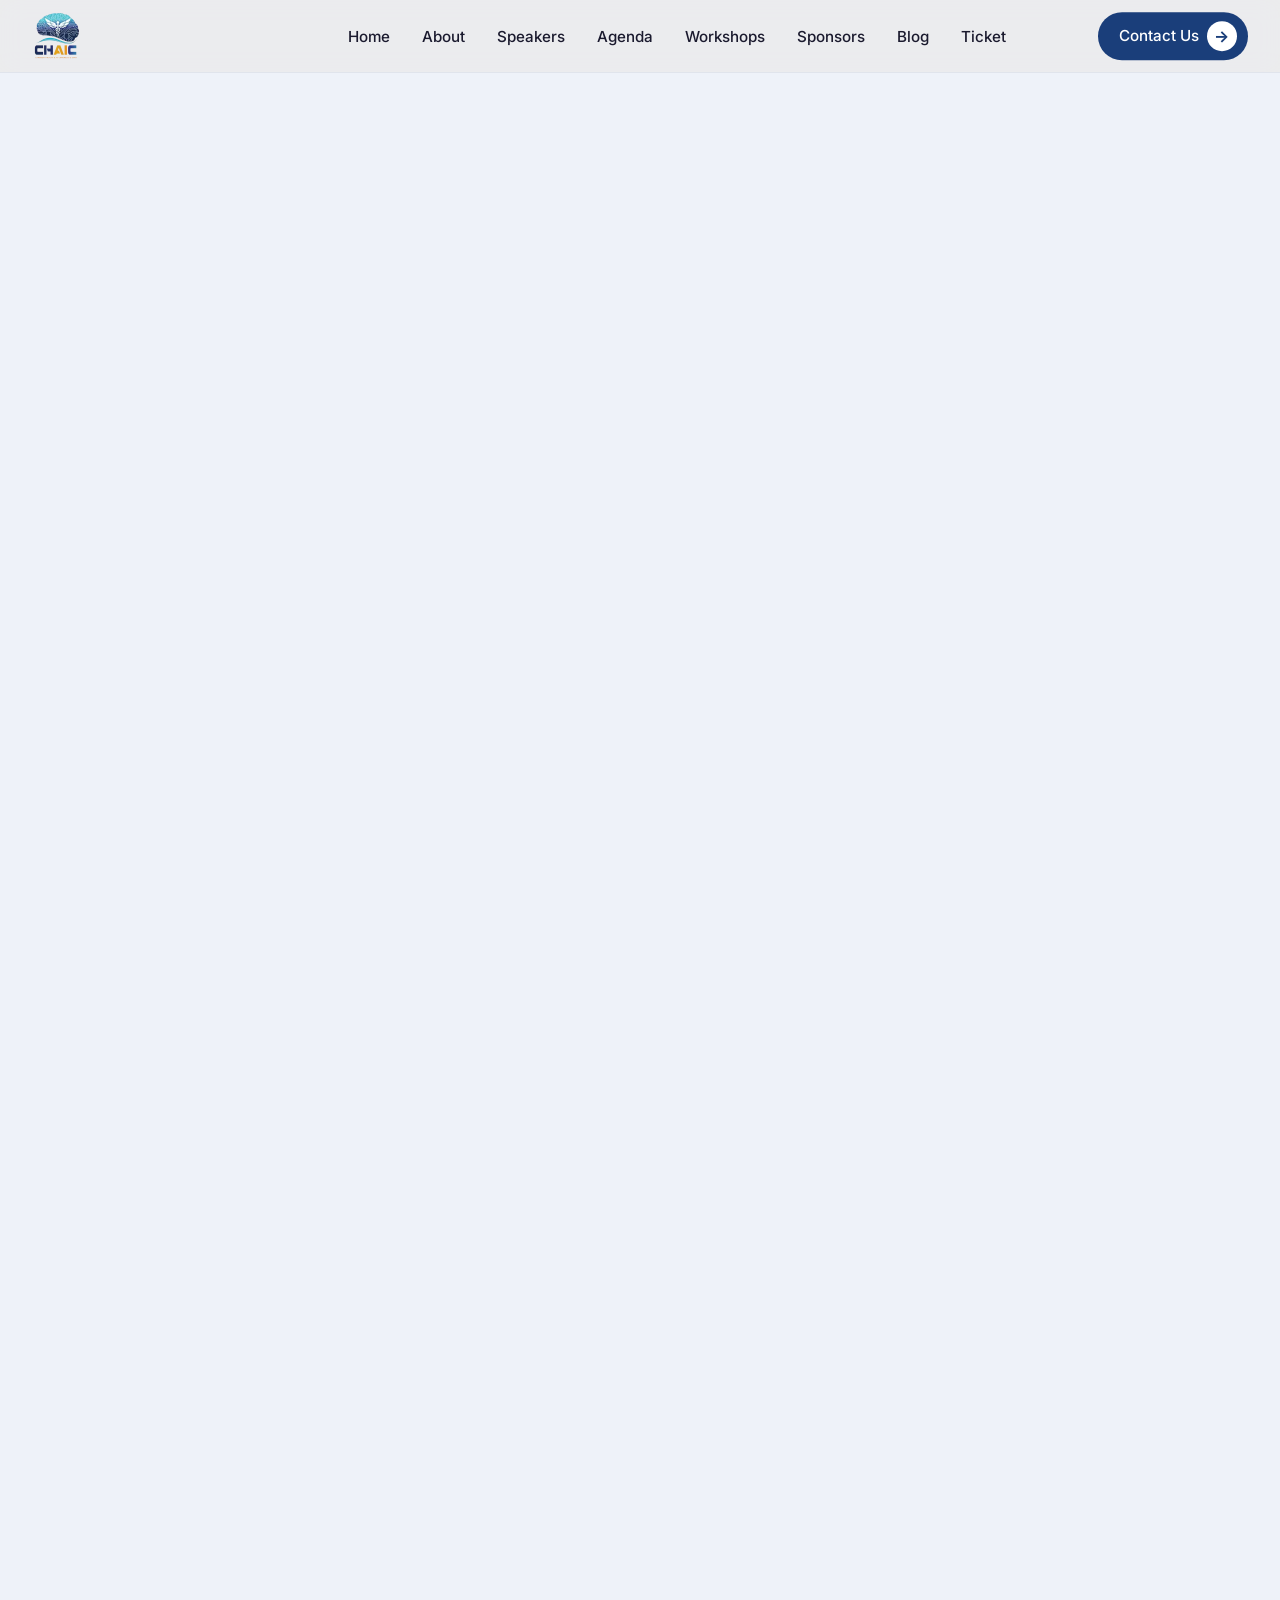
<file: blog/index.html>
<!doctype html>
<html lang="en">
  <head>
    <meta charset="UTF-8" />
    <meta name="viewport" content="width=device-width, initial-scale=1.0" />
    <title>Blog — CHAIC 2026</title>
    <meta
      name="description"
      content="News and practical insights on clinical AI, digital health, and medical education from the Caribbean Health AI Congress."
    />
    <!-- Consent Mode defaults — must stay above Google Tag Manager -->
    <script src="/consent.js"></script>
    <!-- Google Tag Manager -->
    <script>
      (function (w, d, s, l, i) {
        w[l] = w[l] || [];
        w[l].push({ "gtm.start": new Date().getTime(), event: "gtm.js" });
        var f = d.getElementsByTagName(s)[0],
          j = d.createElement(s),
          dl = l != "dataLayer" ? "&l=" + l : "";
        j.async = true;
        j.src = "https://www.googletagmanager.com/gtm.js?id=" + i + dl;
        f.parentNode.insertBefore(j, f);
      })(window, document, "script", "dataLayer", "GTM-TDJXRP72");
    </script>
    <!-- End Google Tag Manager -->
    <link rel="preconnect" href="https://fonts.googleapis.com" />
    <link rel="preconnect" href="https://fonts.gstatic.com" crossorigin />
    <link
      href="https://fonts.googleapis.com/css2?family=Inter:wght@400;500;600;700;800;900&family=Space+Grotesk:wght@400;500;600;700&display=swap"
      rel="stylesheet"
    />
    <script src="/promotion.js"></script>
    <link rel="stylesheet" href="/styles.css" />
    <link
      rel="icon"
      type="image/png"
      sizes="96x96"
      href="/images/favicon-96x96.png"
    />
    <link rel="shortcut icon" href="/images/favicon.ico" />
    <link
      rel="apple-touch-icon"
      sizes="180x180"
      href="/images/apple-touch-icon.png"
    />
    <link rel="manifest" href="/images/site.webmanifest" />
  </head>
  <body class="blog-page-body">
    <aside class="early-bird-banner promotion-only" aria-label="Early-bird ticket offer">
      <div class="early-bird-banner-inner">
        <div class="early-bird-banner-message">
          <span class="early-bird-banner-kicker">Early-bird pricing ends July 31</span>
          <span class="early-bird-banner-detail">Save up to $300—secure your pass before prices increase.</span>
        </div>
        <div class="early-bird-countdown" data-early-bird-countdown aria-hidden="true">
          <span class="early-bird-countdown-unit"><strong data-promo-days>00</strong><small>Days</small></span>
          <span class="early-bird-countdown-separator">:</span>
          <span class="early-bird-countdown-unit"><strong data-promo-hours>00</strong><small>Hrs</small></span>
          <span class="early-bird-countdown-separator">:</span>
          <span class="early-bird-countdown-unit"><strong data-promo-minutes>00</strong><small>Min</small></span>
          <span class="early-bird-countdown-separator">:</span>
          <span class="early-bird-countdown-unit"><strong data-promo-seconds>00</strong><small>Sec</small></span>
        </div>
        <a href="/tickets.html#passes" class="early-bird-banner-cta" data-early-bird-cta>
          Get Early-Bird Price <span aria-hidden="true">&#8594;</span>
        </a>
      </div>
    </aside>
    <!-- Shared navbar -->
    <script src="/nav.js"></script>

    <main id="blog" class="section section-light blog-page-main">
      <div class="container">
        <div class="section-header">
          <span class="section-eyebrow">From the Congress</span>
          <h1 class="section-title">Blog</h1>
          <p class="section-desc">News, insights, and updates on healthcare and artificial intelligence.</p>
        </div>
        <div id="soro-blog">
          <p>Choose an article below. JavaScript is required to read the full articles.</p>
          <!-- article-links:start -->
          <ul class="blog-article-links">
            <li><a href="/blog/?post=licitar-ia-sanitaria-puerto-rico">Cómo licitar IA sanitaria en Puerto Rico</a></li>
            <li><a href="/blog/?post=como-elegir-plataformas-ia-clinica-salud">Cómo elegir plataformas de IA clínica en salud</a></li>
            <li><a href="/blog/?post=cme-para-medicos-formacion-impacto-clinico">¿CME para médicos? Formación con impacto clínico</a></li>
            <li><a href="/blog/?post=como-validar-algoritmos-clinicos-locales">Cómo validar algoritmos clínicos locales</a></li>
            <li><a href="/blog/?post=ia-generativa-vs-historia-clinica">IA generativa frente a la historia clínica</a></li>
            <li><a href="/blog/?post=tendencias-salud-digital">Tendencias en salud digital que cambian la atención</a></li>
            <li><a href="/blog/?post=ia-medica-valor-aplicacion">IA médica: dónde crea valor y cómo aplicarla</a></li>
            <li><a href="/blog/?post=quien-regula-algoritmos-medicos-salud">¿Quién regula algoritmos médicos en salud?</a></li>
            <li><a href="/blog/?post=guia-ia-hospitales-puertorriquenos">Guía IA hospitales puertorriqueños para actuar</a></li>
            <li><a href="/blog/?post=como-implementar-ia-en-triaje">Cómo implementar IA en triaje con seguridad</a></li>
            <li><a href="/blog/?post=salud-digital-atencion-que-mejora">Salud digital para una atención que sí mejora</a></li>
            <li><a href="/blog/?post=medicina-predictiva-anticipar-riesgo">Medicina predictiva para anticipar el riesgo</a></li>
            <li><a href="/blog/?post=ejemplos-pitch-deck-startups-medicas">Ejemplos de pitch deck para startups médicas</a></li>
            <li><a href="/blog/?post=review-plataformas-ia-imagen-medica">Review de plataformas de IA para imagen médica</a></li>
            <li><a href="/blog/?post=mejores-eventos-networking-ia-sanitaria">Los mejores eventos de networking en IA sanitaria</a></li>
            <li><a href="/blog/?post=ia-flujos-trabajo-cardiologia">IA en los flujos de trabajo de cardiología</a></li>
            <li><a href="/blog/?post=datos-sinteticos-vs-datos-de-pacientes-ia">Datos sintéticos vs. datos de pacientes en IA</a></li>
            <li><a href="/blog/?post=puede-ia-mejorar-flujos-hospitalarios">¿Puede la IA mejorar los flujos hospitalarios?</a></li>
            <li><a href="/blog/?post=como-adoptar-ia-en-radiologia-con-seguridad">Cómo adoptar IA en radiología con seguridad</a></li>
            <li><a href="/blog/?post=tendencias-health-ai-para-hospitales-2026">Tendencias de health AI para hospitales 2026</a></li>
            <li><a href="/blog/?post=clinical-ai-vs-traditional-diagnostics">Clinical AI vs Traditional Diagnostics in Practice</a></li>
            <li><a href="/blog/?post=hospital-ai-implementation-case-study">What a Hospital AI Implementation Case Study Reveals</a></li>
            <li><a href="/blog/?post=latin-america-health-ai-ready-for-scale">Latin America Health AI Is Ready for Scale</a></li>
            <li><a href="/blog/?post=future-of-ai-in-surgery">The Future of AI in Surgery Is Taking Shape</a></li>
            <li><a href="/blog/?post=medical-ai-governance-guide">Medical AI Governance Guide for Health Leaders</a></li>
            <li><a href="/blog/?post=physician-guide-to-health-ai">Physician Guide to Health AI That Drives Value</a></li>
            <li><a href="/blog/?post=responsible-ai-in-medicine-clinical-leadership">Responsible AI in Medicine Needs Clinical Leadership</a></li>
            <li><a href="/blog/?post=how-to-evaluate-medical-ai">How to Evaluate Medical AI Before It Reaches Care</a></li>
            <li><a href="/blog/?post=healthcare-ai-adoption-guide">Healthcare AI Adoption Guide for Health Leaders</a></li>
            <li><a href="/blog/?post=how-to-implement-clinical-ai">How to Implement Clinical AI in Health Systems</a></li>
            <li><a href="/blog/?post=how-do-doctors-use-ai">How Do Doctors Use AI in Modern Medicine?</a></li>
            <li><a href="/blog/?post=top-healthcare-ai-investment-themes">7 Top Healthcare AI Investment Themes</a></li>
            <li><a href="/blog/?post=health-equity-ai-solutions-that-scale">Health Equity AI Solutions That Scale</a></li>
            <li><a href="/blog/?post=best-ai-tools-for-clinicians">10 Best AI Tools for Clinicians in 2026</a></li>
            <li><a href="/blog/?post=artificial-intelligence-in-healthcare-2026">Artificial Intelligence in Healthcare 2026</a></li>
            <li><a href="/blog/?post=top-artificial-intelligence-companies-in-healthcare">Top Artificial Intelligence Companies in Healthcare</a></li>
            <li><a href="/blog/?post=what-is-artificial-intelligence-in-medical-imaging">What Is Artificial Intelligence in Medical Imaging?</a></li>
            <li><a href="/blog/?post=artificial-intelligence-in-healthcare-applications">Artificial Intelligence in Healthcare Applications</a></li>
            <li><a href="/blog/?post=artificial-intelligence-in-healthcare-research-paper-pdf">Artificial Intelligence in Healthcare Research Paper PDF</a></li>
            <li><a href="/blog/?post=artificial-intelligence-in-healthcare-courses">Artificial Intelligence in Healthcare Courses</a></li>
            <li><a href="/blog/?post=artificial-intelligence-in-healthcare-pros-and-cons">Artificial Intelligence in Healthcare Pros and Cons</a></li>
            <li><a href="/blog/?post=artificial-intelligence-in-healthcare-examples">12 Artificial Intelligence in Healthcare Examples</a></li>
            <li><a href="/blog/?post=what-is-artificial-intelligence-in-healthcare">What Is Artificial Intelligence in Healthcare?</a></li>
            <li><a href="/blog/?post=artificial-intelligence-in-healthcare-conference">Artificial Intelligence in Healthcare Conference</a></li>
          </ul>
          <!-- article-links:end -->
        </div>
      </div>
    </main>
    <footer class="footer" id="contact">
      <div class="footer-grid">
        <div class="footer-brand">
          <img
            src="/images/logos/chaic-icon-3.webp"
            alt="CHAIC"
            class="footer-logo"
            loading="lazy"
            decoding="async"
          />
          <p class="footer-tagline">
            Caribbean Health AI Congress · September 25–26, 2026 · Centro de
            Convenciones de Puerto Rico, San Juan. Where clinicians,
            researchers, and AI leaders shape the future of healthcare.
          </p>
          <div class="footer-socials" aria-label="Social media">
            <a href="#" class="footer-social" aria-label="LinkedIn">
              <svg viewBox="0 0 24 24" fill="currentColor">
                <path
                  d="M20.45 20.45h-3.55v-5.57c0-1.33-.03-3.04-1.85-3.04-1.85 0-2.14 1.45-2.14 2.94v5.67H9.36V9h3.4v1.56h.05c.47-.9 1.63-1.85 3.36-1.85 3.6 0 4.27 2.37 4.27 5.45v6.29zM5.34 7.43a2.06 2.06 0 1 1 0-4.12 2.06 2.06 0 0 1 0 4.12zM7.12 20.45H3.55V9h3.57v11.45zM22.22 0H1.77C.79 0 0 .77 0 1.72v20.56C0 23.23.79 24 1.77 24h20.45c.98 0 1.78-.77 1.78-1.72V1.72C24 .77 23.2 0 22.22 0z"
                />
              </svg>
            </a>
            <a href="#" class="footer-social" aria-label="X (Twitter)">
              <svg viewBox="0 0 24 24" fill="currentColor">
                <path
                  d="M18.244 2.25h3.308l-7.227 8.26 8.502 11.24H16.17l-5.214-6.817L4.99 21.75H1.68l7.73-8.835L1.254 2.25H8.08l4.713 6.231zm-1.161 17.52h1.833L7.084 4.126H5.117L17.083 19.77z"
                />
              </svg>
            </a>
            <a href="#" class="footer-social" aria-label="Instagram">
              <svg viewBox="0 0 24 24" fill="currentColor">
                <path
                  d="M12 2.16c3.2 0 3.58.01 4.85.07 1.17.05 1.8.25 2.23.42.56.22.96.48 1.38.9.42.42.68.82.9 1.38.17.42.36 1.06.42 2.23.06 1.27.07 1.65.07 4.85s-.01 3.58-.07 4.85c-.05 1.17-.25 1.8-.42 2.23a3.71 3.71 0 0 1-.9 1.38 3.71 3.71 0 0 1-1.38.9c-.42.17-1.06.36-2.23.42-1.27.06-1.65.07-4.85.07s-3.58-.01-4.85-.07a6.79 6.79 0 0 1-2.23-.42 3.71 3.71 0 0 1-1.38-.9 3.71 3.71 0 0 1-.9-1.38c-.17-.42-.36-1.06-.42-2.23-.06-1.27-.07-1.65-.07-4.85s.01-3.58.07-4.85c.05-1.17.25-1.8.42-2.23.22-.56.48-.96.9-1.38.42-.42.82-.68 1.38-.9.42-.17 1.06-.36 2.23-.42C8.42 2.17 8.8 2.16 12 2.16M12 0C8.74 0 8.33.01 7.05.07 5.78.13 4.9.33 4.14.63a5.88 5.88 0 0 0-2.13 1.38A5.88 5.88 0 0 0 .63 4.14C.33 4.9.13 5.78.07 7.05.01 8.33 0 8.74 0 12s.01 3.67.07 4.95c.06 1.27.26 2.15.56 2.91a5.88 5.88 0 0 0 1.38 2.13 5.88 5.88 0 0 0 2.13 1.38c.76.3 1.64.5 2.91.56C8.33 23.99 8.74 24 12 24s3.67-.01 4.95-.07c1.27-.06 2.15-.26 2.91-.56a5.88 5.88 0 0 0 2.13-1.38 5.88 5.88 0 0 0 1.38-2.13c.3-.76.5-1.64.56-2.91.06-1.28.07-1.69.07-4.95s-.01-3.67-.07-4.95c-.06-1.27-.26-2.15-.56-2.91a5.88 5.88 0 0 0-1.38-2.13A5.88 5.88 0 0 0 19.86.63C19.1.33 18.22.13 16.95.07 15.67.01 15.26 0 12 0zm0 5.84a6.16 6.16 0 1 0 0 12.32 6.16 6.16 0 0 0 0-12.32zm0 10.16a4 4 0 1 1 0-8 4 4 0 0 1 0 8zm6.4-11.85a1.44 1.44 0 1 0 0 2.88 1.44 1.44 0 0 0 0-2.88z"
                />
              </svg>
            </a>
            <a href="#" class="footer-social" aria-label="YouTube">
              <svg viewBox="0 0 24 24" fill="currentColor">
                <path
                  d="M23.5 6.2a3.02 3.02 0 0 0-2.13-2.14C19.5 3.55 12 3.55 12 3.55s-7.5 0-9.37.5A3.02 3.02 0 0 0 .5 6.2C0 8.06 0 12 0 12s0 3.94.5 5.8a3.02 3.02 0 0 0 2.13 2.14c1.87.51 9.37.51 9.37.51s7.5 0 9.37-.5a3.02 3.02 0 0 0 2.13-2.14c.5-1.87.5-5.8.5-5.8s0-3.95-.5-5.81zM9.6 15.6V8.4l6.27 3.6L9.6 15.6z"
                />
              </svg>
            </a>
          </div>
        </div>

        <div class="footer-col">
          <span class="footer-col-title">Explore</span>
          <a href="/#home">Home</a>
          <a href="/#about">About</a>
          <a href="/#speakers">Speakers</a>
          <a href="/#agenda">Agenda</a>
          <a href="/workshops.html">Workshops</a>
          <a href="/#sponsors">Sponsors</a>
          <a href="/blog/">Blog</a>
          <a href="/#ticket">Tickets</a>
        </div>

        <div class="footer-col">
          <span class="footer-col-title">Contact</span>
          <a
            href="https://wa.me/17879983208"
            target="_blank"
            rel="noopener noreferrer"
            >WhatsApp: (787) 998-3208</a
          >
          <a href="mailto:info@chaicpr.com">info@chaicpr.com</a>
          <a href="mailto:info@chaicpr.com" data-sponsor-contact
            >Become a Sponsor
            <svg
              viewBox="0 0 24 24"
              fill="none"
              stroke="currentColor"
              stroke-width="2"
              stroke-linecap="round"
              stroke-linejoin="round"
            >
              <path d="M7 17L17 7M7 7h10v10" />
            </svg>
          </a>
          <a href="mailto:info@chaicpr.com">Press inquiries</a>
        </div>
      </div>

      <div class="footer-bottom">
        <p class="footer-copy">
          © 2026 Caribbean Health AI Congress. All rights reserved.
        </p>
        <div class="footer-legal">
          <a href="#">Code of Conduct</a>
          <a href="/privacy.html">Privacy</a>
        </div>
      </div>
    </footer>

    <script src="/script.js"></script>
    <script src="https://app.trysoro.com/api/embed/40ed19b5-41cf-4466-80de-457d5cf25217" defer></script>
  </body>
</html>
</file>
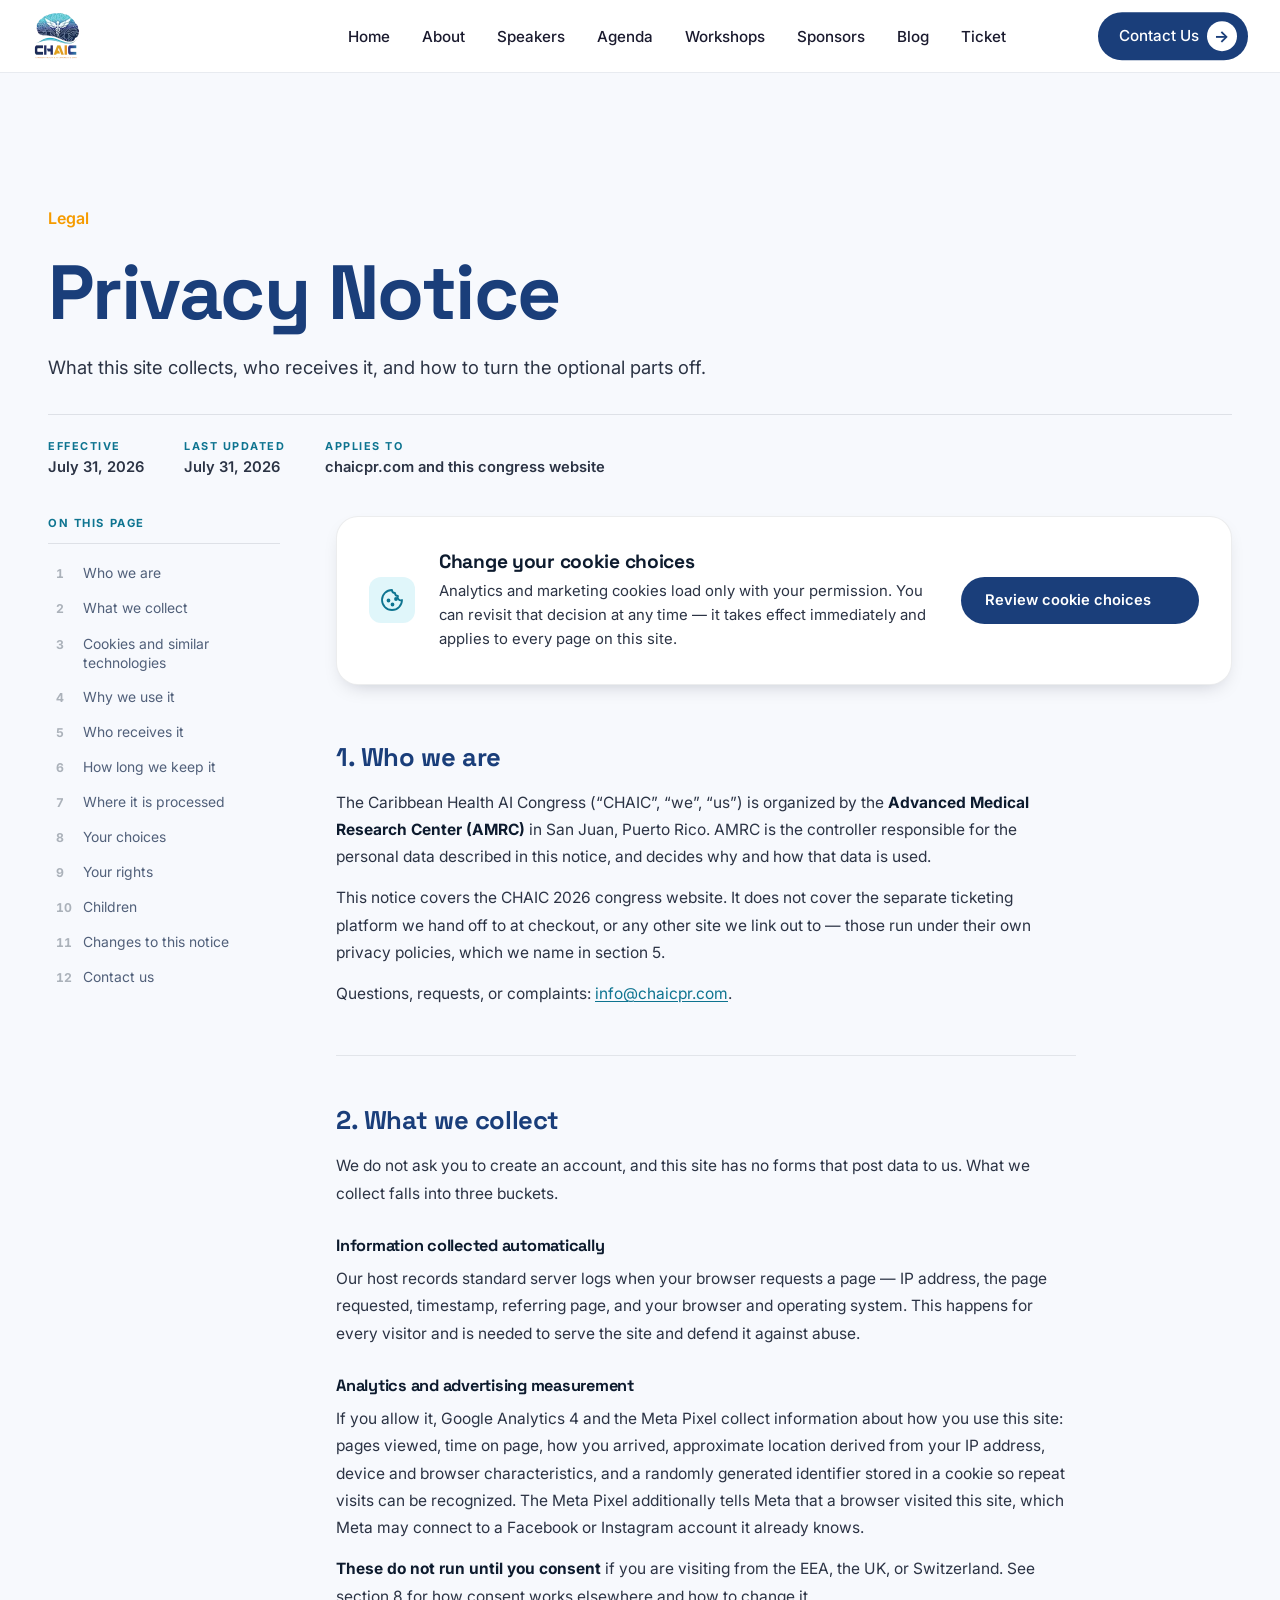
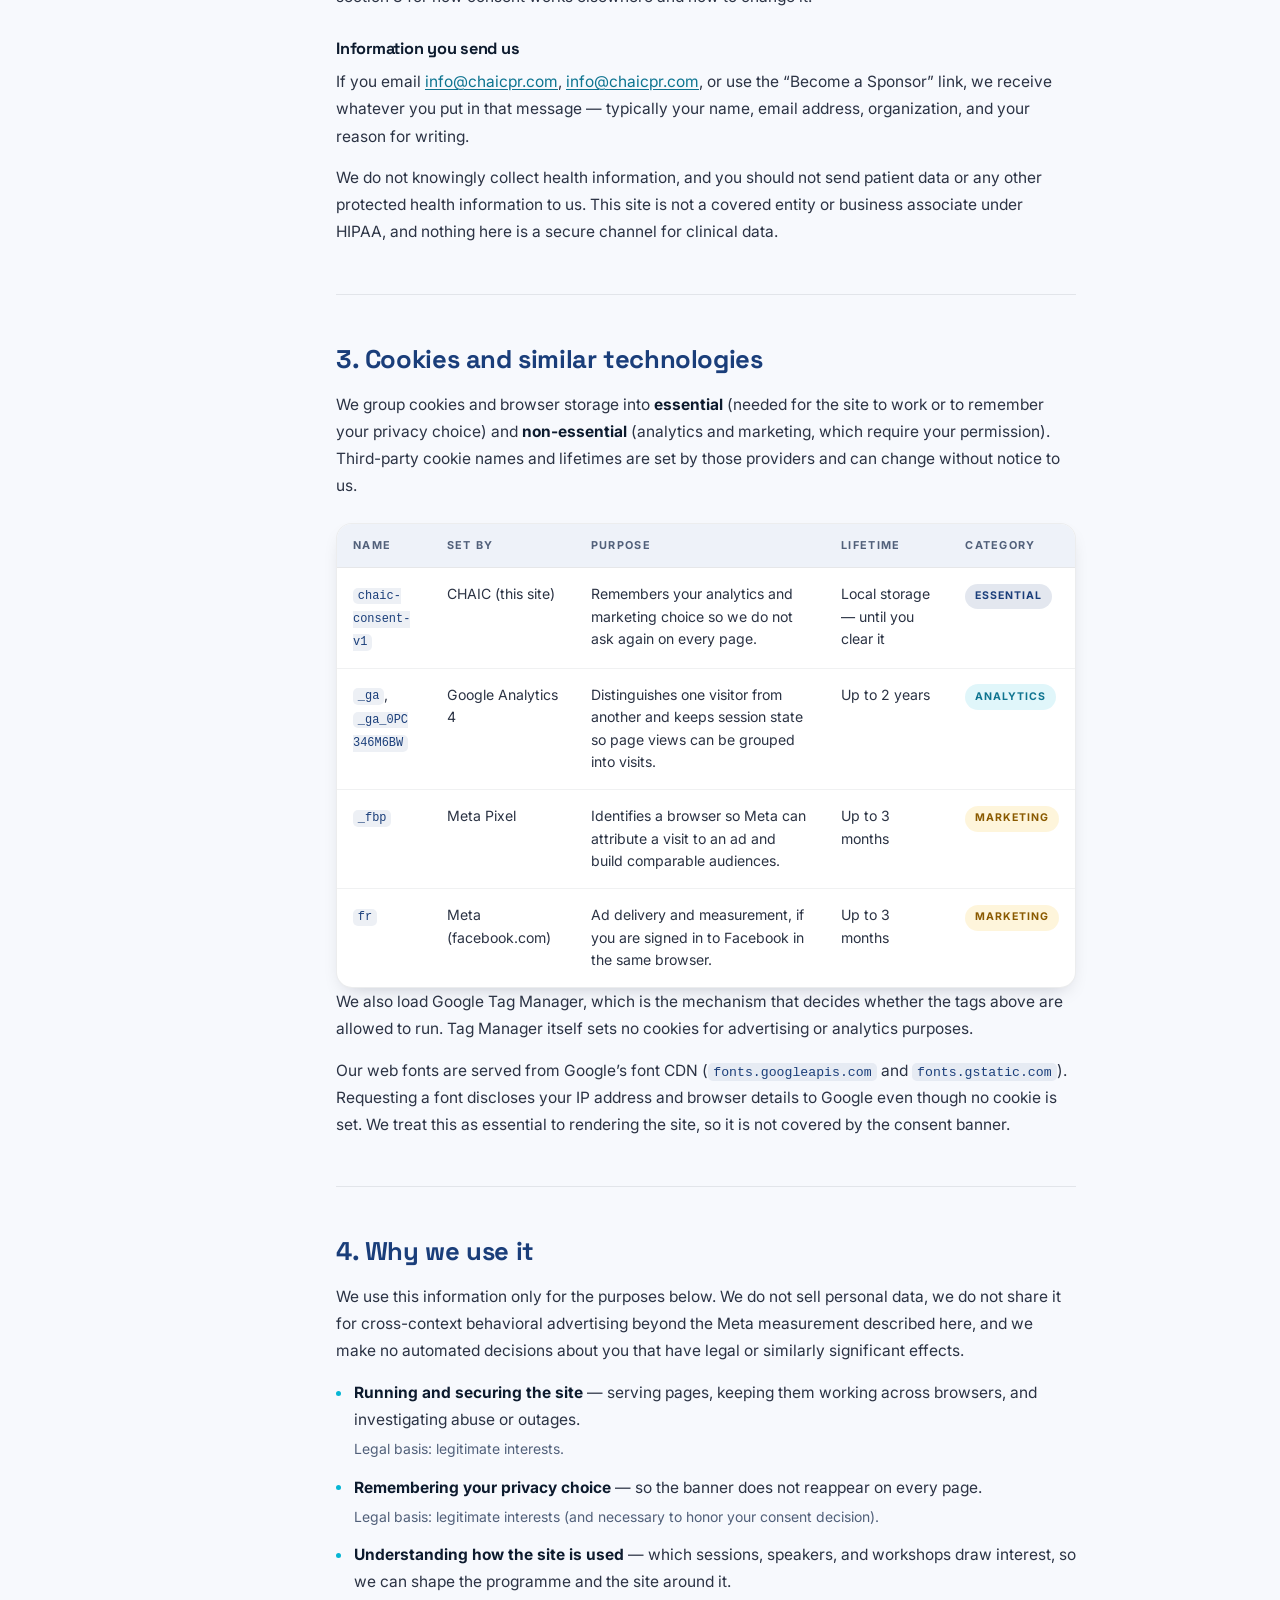
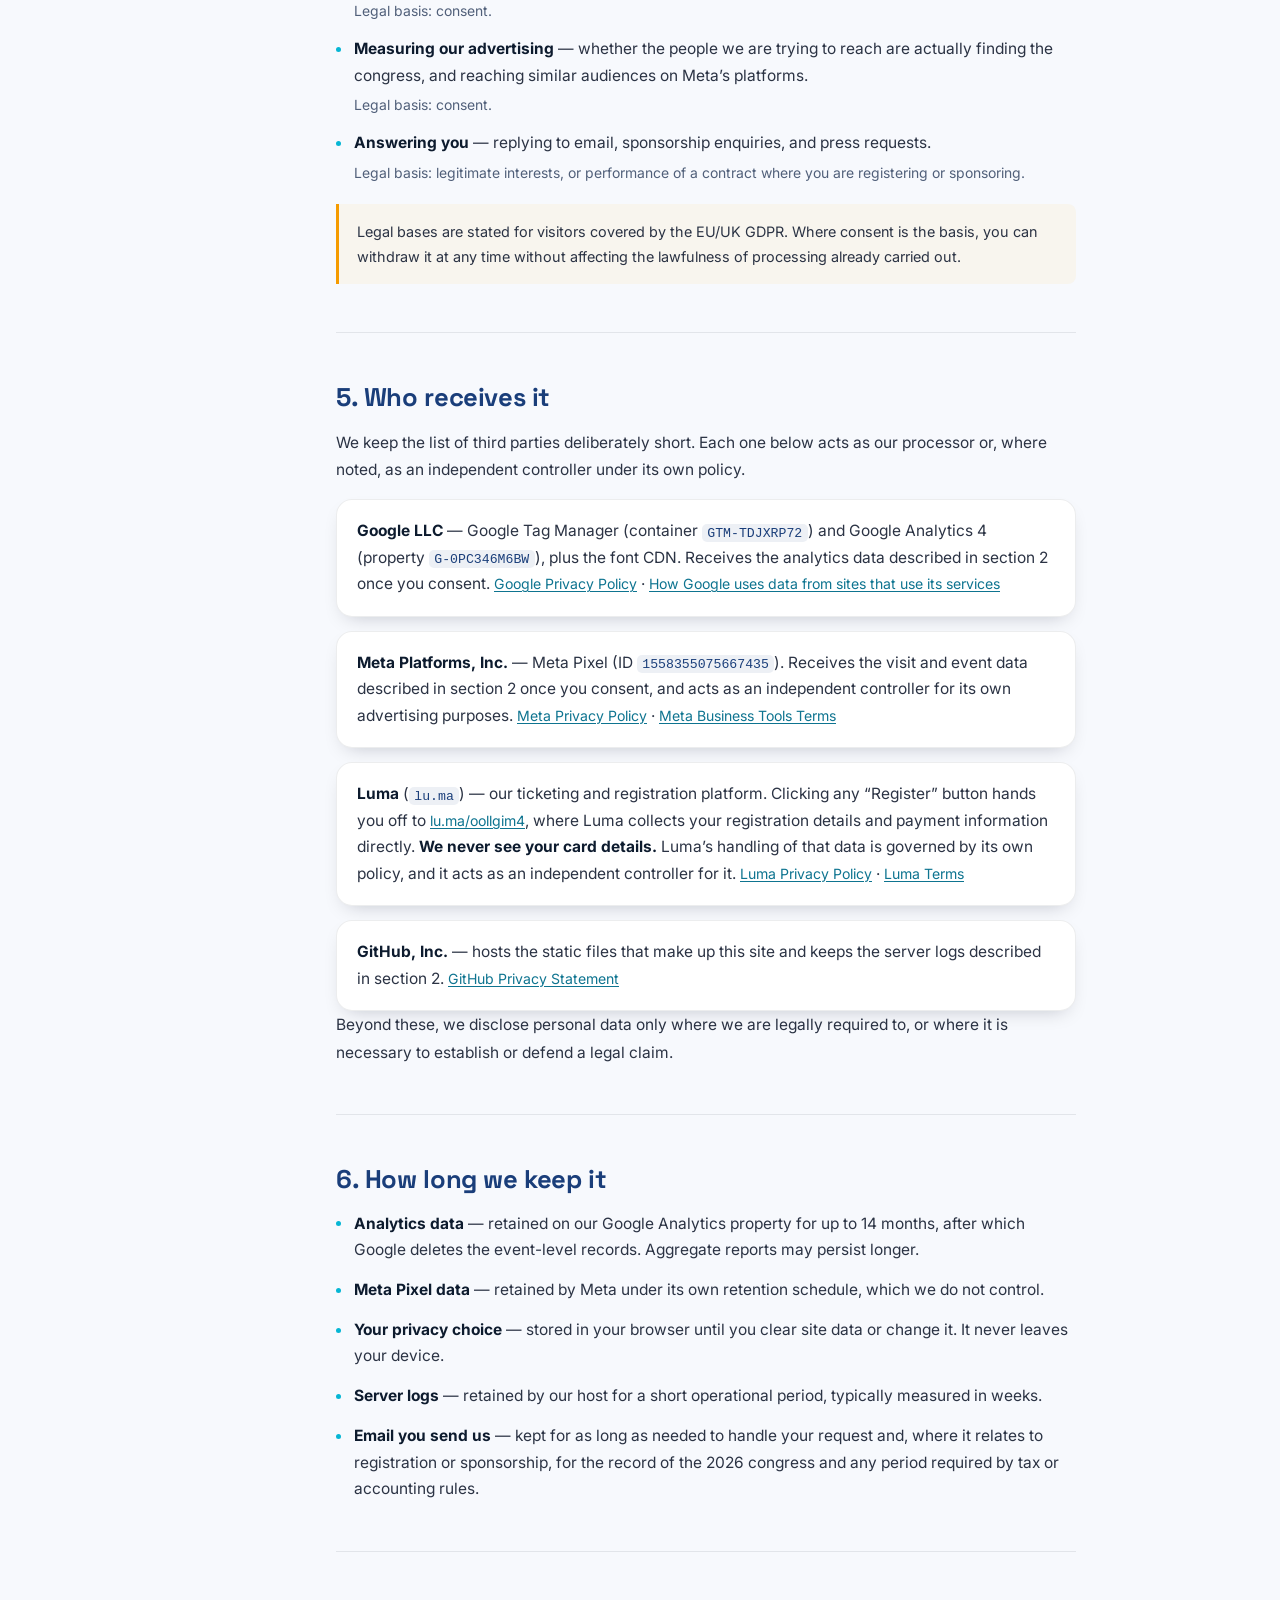
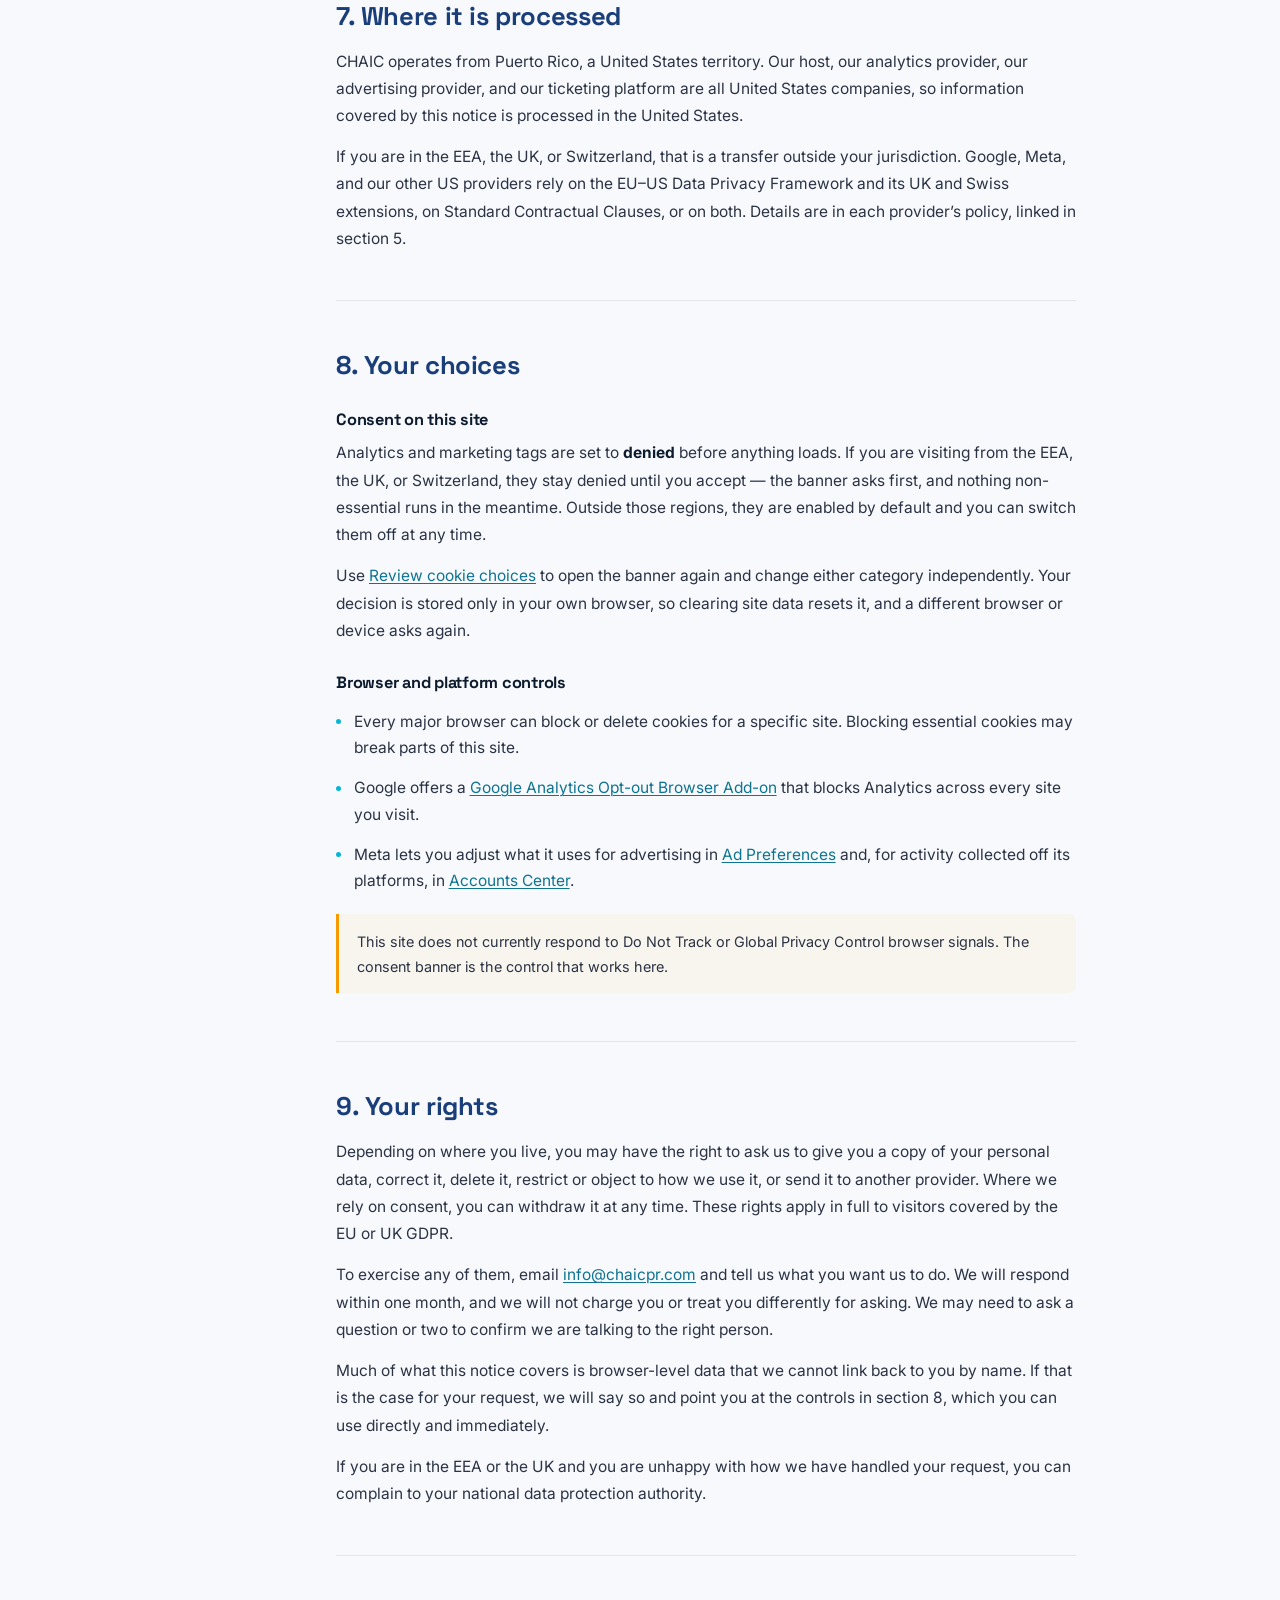
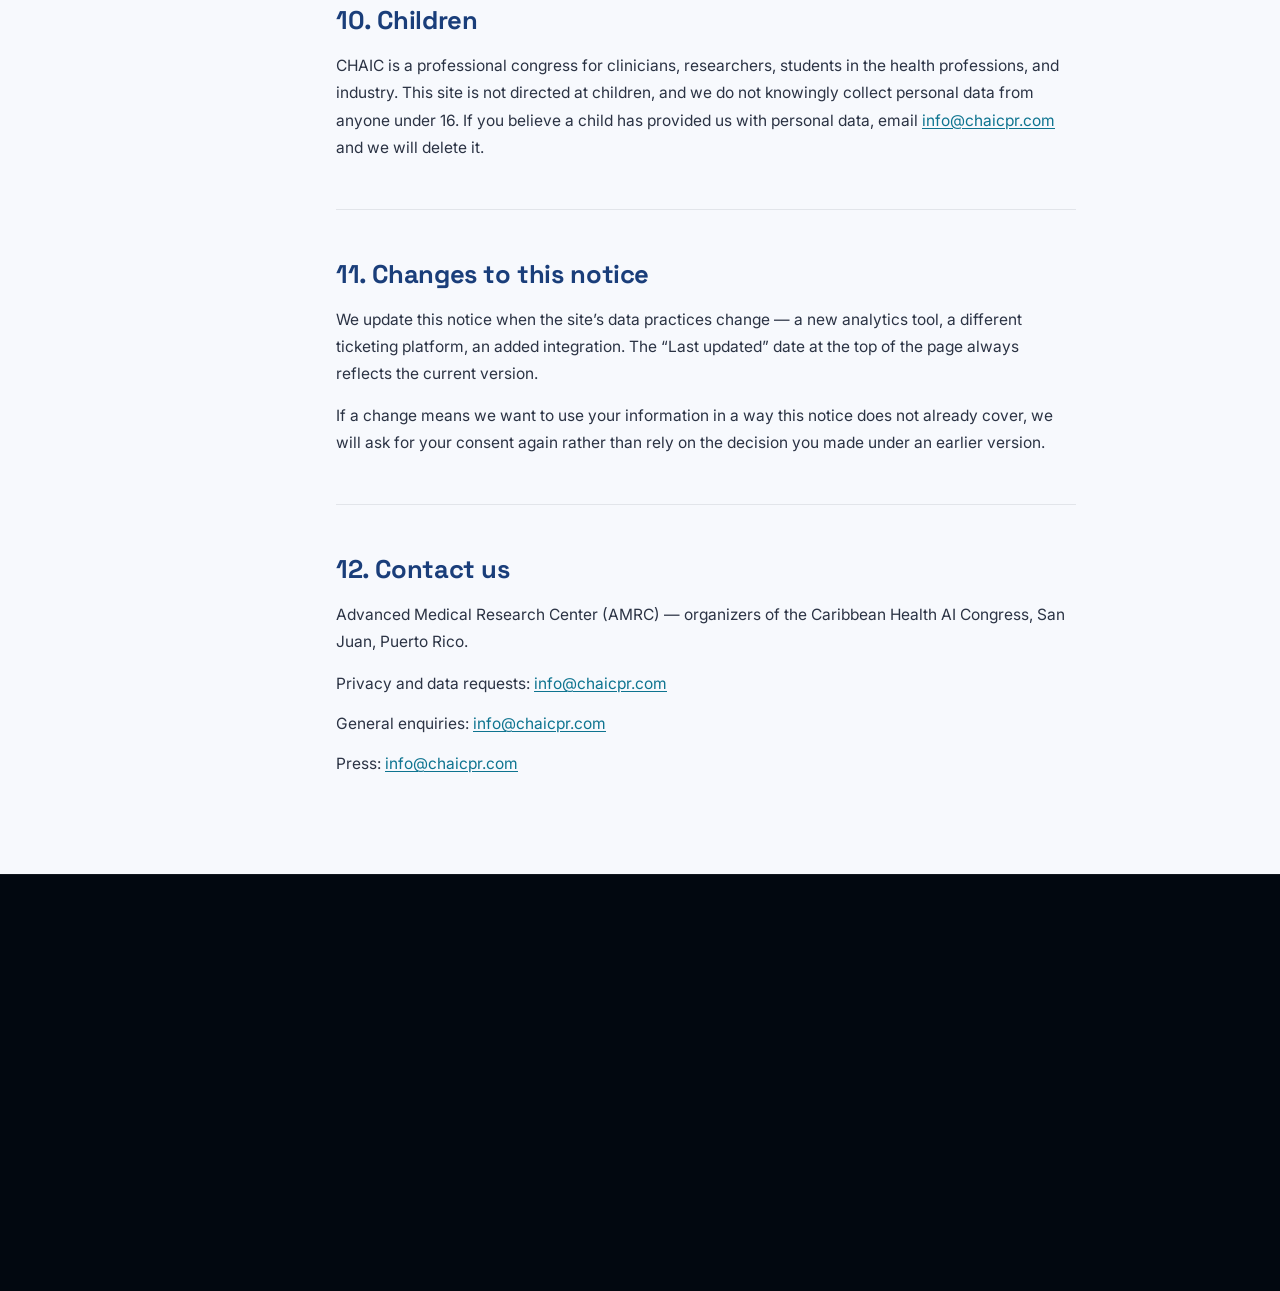
<file: privacy.html>
<!DOCTYPE html>
<html lang="en">
<head>
  <meta charset="UTF-8">
  <meta name="viewport" content="width=device-width, initial-scale=1.0">
  <title>Privacy Notice — CHAIC 2026</title>
  <meta name="description" content="How the Caribbean Health AI Congress 2026 collects, uses, and shares information about visitors to this site — including analytics, advertising, and ticketing partners.">
  <script src="consent.js"></script>
  <!-- Google Tag Manager -->
  <script>(function(w,d,s,l,i){w[l]=w[l]||[];w[l].push({'gtm.start':
  new Date().getTime(),event:'gtm.js'});var f=d.getElementsByTagName(s)[0],
  j=d.createElement(s),dl=l!='dataLayer'?'&l='+l:'';j.async=true;j.src=
  'https://www.googletagmanager.com/gtm.js?id='+i+dl;f.parentNode.insertBefore(j,f);
  })(window,document,'script','dataLayer','GTM-TDJXRP72');</script>
  <!-- End Google Tag Manager -->
  <link rel="preconnect" href="https://fonts.googleapis.com">
  <link rel="preconnect" href="https://fonts.gstatic.com" crossorigin>
  <link href="https://fonts.googleapis.com/css2?family=Inter:wght@400;500;600;700;800;900&family=Space+Grotesk:wght@400;500;600;700&display=swap" rel="stylesheet">
  <script src="promotion.js"></script>
  <link rel="stylesheet" href="styles.css">
  <!-- Scroll reveals start at opacity 0 and are un-hidden by script.js. A legal
       notice has to stay readable without JavaScript, so opt out when there is none. -->
  <noscript>
    <style>
      .reveal,
      .reveal-grid > * {
        opacity: 1;
        transform: none;
        transition: none;
      }
    </style>
  </noscript>
  <link rel="icon" type="image/png" sizes="96x96" href="images/favicon-96x96.png">
  <link rel="shortcut icon" href="images/favicon.ico">
  <link rel="apple-touch-icon" sizes="180x180" href="images/apple-touch-icon.png">
  <link rel="manifest" href="images/site.webmanifest">
</head>
<body class="speakers-page-body legal-page-body">

  <aside class="early-bird-banner promotion-only" aria-label="Early-bird ticket offer">
    <div class="early-bird-banner-inner">
      <div class="early-bird-banner-message">
        <span class="early-bird-banner-kicker">Early-bird pricing ends July 31</span>
        <span class="early-bird-banner-detail">Save up to $300—secure your pass before prices increase.</span>
      </div>
      <div class="early-bird-countdown" data-early-bird-countdown aria-hidden="true">
        <span class="early-bird-countdown-unit"><strong data-promo-days>00</strong><small>Days</small></span>
        <span class="early-bird-countdown-separator">:</span>
        <span class="early-bird-countdown-unit"><strong data-promo-hours>00</strong><small>Hrs</small></span>
        <span class="early-bird-countdown-separator">:</span>
        <span class="early-bird-countdown-unit"><strong data-promo-minutes>00</strong><small>Min</small></span>
        <span class="early-bird-countdown-separator">:</span>
        <span class="early-bird-countdown-unit"><strong data-promo-seconds>00</strong><small>Sec</small></span>
      </div>
      <a href="tickets.html#passes" class="early-bird-banner-cta" data-early-bird-cta>
        Get Early-Bird Price <span aria-hidden="true">&#8594;</span>
      </a>
    </div>
  </aside>

  <!-- Shared navbar -->
  <script src="nav.js"></script>

  <!-- Hero -->
  <section class="speakers-page-hero legal-hero">
    <div class="speakers-page-container">
      <span class="speakers-page-eyebrow page-enter" style="--enter-order: 0">Legal</span>
      <h1 class="speakers-page-title page-enter" style="--enter-order: 1">Privacy Notice</h1>
      <p class="legal-lede page-enter" style="--enter-order: 2">
        What this site collects, who receives it, and how to turn the optional parts off.
      </p>
      <dl class="legal-meta page-enter" style="--enter-order: 3">
        <div>
          <dt>Effective</dt>
          <dd><time datetime="2026-07-31">July 31, 2026</time></dd>
        </div>
        <div>
          <dt>Last updated</dt>
          <dd><time datetime="2026-07-31">July 31, 2026</time></dd>
        </div>
        <div>
          <dt>Applies to</dt>
          <dd>chaicpr.com and this congress website</dd>
        </div>
      </dl>
    </div>
  </section>

  <section class="legal-section">
    <div class="speakers-page-container">
      <div class="legal-layout">

        <!-- Table of contents -->
        <nav class="legal-toc reveal" aria-label="On this page">
          <span class="legal-toc-title">On this page</span>
          <ol>
            <li><a href="#who-we-are">Who we are</a></li>
            <li><a href="#what-we-collect">What we collect</a></li>
            <li><a href="#cookies">Cookies and similar technologies</a></li>
            <li><a href="#why">Why we use it</a></li>
            <li><a href="#who-receives-it">Who receives it</a></li>
            <li><a href="#retention">How long we keep it</a></li>
            <li><a href="#transfers">Where it is processed</a></li>
            <li><a href="#choices">Your choices</a></li>
            <li><a href="#rights">Your rights</a></li>
            <li><a href="#children">Children</a></li>
            <li><a href="#changes">Changes to this notice</a></li>
            <li><a href="#contact-privacy">Contact us</a></li>
          </ol>
        </nav>

        <div class="legal-body">

          <!-- Consent control -->
          <div class="legal-callout reveal" id="cookie-choices">
            <div class="legal-callout-icon" aria-hidden="true">
              <svg viewBox="0 0 24 24" fill="none" stroke="currentColor" stroke-width="1.8" stroke-linecap="round" stroke-linejoin="round"><path d="M12 2a10 10 0 1 0 10 10 3 3 0 0 1-4-4 3 3 0 0 1-3-3 3 3 0 0 1-3-3z"/><circle cx="8.5" cy="12.5" r="1"/><circle cx="12.5" cy="16.5" r="1"/><circle cx="16" cy="11" r="1"/></svg>
            </div>
            <div class="legal-callout-text">
              <h2 class="legal-callout-title">Change your cookie choices</h2>
              <p>
                Analytics and marketing cookies load only with your permission. You can
                revisit that decision at any time — it takes effect immediately and
                applies to every page on this site.
              </p>
            </div>
            <button type="button" class="btn-ticket legal-consent-btn" data-open-consent>
              Review cookie choices
            </button>
          </div>

          <article class="legal-prose">

            <section id="who-we-are" class="legal-block reveal">
              <h2>1. Who we are</h2>
              <p>
                The Caribbean Health AI Congress (&ldquo;CHAIC&rdquo;, &ldquo;we&rdquo;, &ldquo;us&rdquo;) is organized by the
                <strong>Advanced Medical Research Center (AMRC)</strong> in San Juan, Puerto Rico.
                AMRC is the controller responsible for the personal data described in this
                notice, and decides why and how that data is used.
              </p>
              <p>
                This notice covers the CHAIC 2026 congress website. It does not cover the
                separate ticketing platform we hand off to at checkout, or any other site
                we link out to — those run under their own privacy policies, which we name
                in section&nbsp;5.
              </p>
              <p>
                Questions, requests, or complaints:
                <a href="mailto:info@chaicpr.com">info@chaicpr.com</a>.
              </p>
            </section>

            <section id="what-we-collect" class="legal-block reveal">
              <h2>2. What we collect</h2>
              <p>We do not ask you to create an account, and this site has no forms that post data to us. What we collect falls into three buckets.</p>

              <h3>Information collected automatically</h3>
              <p>
                Our host records standard server logs when your browser requests a page —
                IP address, the page requested, timestamp, referring page, and your browser
                and operating system. This happens for every visitor and is needed to serve
                the site and defend it against abuse.
              </p>

              <h3>Analytics and advertising measurement</h3>
              <p>
                If you allow it, Google Analytics 4 and the Meta Pixel collect information
                about how you use this site: pages viewed, time on page, how you arrived,
                approximate location derived from your IP address, device and browser
                characteristics, and a randomly generated identifier stored in a cookie so
                repeat visits can be recognized. The Meta Pixel additionally tells Meta that
                a browser visited this site, which Meta may connect to a Facebook or
                Instagram account it already knows.
              </p>
              <p>
                <strong>These do not run until you consent</strong> if you are visiting from
                the EEA, the UK, or Switzerland. See section&nbsp;8 for how consent works
                elsewhere and how to change it.
              </p>

              <h3>Information you send us</h3>
              <p>
                If you email <a href="mailto:info@chaicpr.com">info@chaicpr.com</a>,
                <a href="mailto:info@chaicpr.com">info@chaicpr.com</a>, or use the
                &ldquo;Become a Sponsor&rdquo; link, we receive whatever you put in that
                message — typically your name, email address, organization, and your reason
                for writing.
              </p>
              <p>
                We do not knowingly collect health information, and you should not send
                patient data or any other protected health information to us. This site is
                not a covered entity or business associate under HIPAA, and nothing here is
                a secure channel for clinical data.
              </p>
            </section>

            <section id="cookies" class="legal-block reveal">
              <h2>3. Cookies and similar technologies</h2>
              <p>
                We group cookies and browser storage into <strong>essential</strong> (needed
                for the site to work or to remember your privacy choice) and
                <strong>non-essential</strong> (analytics and marketing, which require your
                permission). Third-party cookie names and lifetimes are set by those
                providers and can change without notice to us.
              </p>

              <div class="legal-table-wrap">
                <table class="legal-table">
                  <caption class="legal-table-caption">Cookies and storage used on this site</caption>
                  <thead>
                    <tr>
                      <th scope="col">Name</th>
                      <th scope="col">Set by</th>
                      <th scope="col">Purpose</th>
                      <th scope="col">Lifetime</th>
                      <th scope="col">Category</th>
                    </tr>
                  </thead>
                  <tbody>
                    <tr>
                      <td><code>chaic-consent-v1</code></td>
                      <td>CHAIC (this site)</td>
                      <td>Remembers your analytics and marketing choice so we do not ask again on every page.</td>
                      <td>Local storage — until you clear it</td>
                      <td><span class="legal-pill legal-pill--essential">Essential</span></td>
                    </tr>
                    <tr>
                      <td><code>_ga</code>, <code>_ga_0PC346M6BW</code></td>
                      <td>Google Analytics 4</td>
                      <td>Distinguishes one visitor from another and keeps session state so page views can be grouped into visits.</td>
                      <td>Up to 2 years</td>
                      <td><span class="legal-pill legal-pill--analytics">Analytics</span></td>
                    </tr>
                    <tr>
                      <td><code>_fbp</code></td>
                      <td>Meta Pixel</td>
                      <td>Identifies a browser so Meta can attribute a visit to an ad and build comparable audiences.</td>
                      <td>Up to 3 months</td>
                      <td><span class="legal-pill legal-pill--marketing">Marketing</span></td>
                    </tr>
                    <tr>
                      <td><code>fr</code></td>
                      <td>Meta (facebook.com)</td>
                      <td>Ad delivery and measurement, if you are signed in to Facebook in the same browser.</td>
                      <td>Up to 3 months</td>
                      <td><span class="legal-pill legal-pill--marketing">Marketing</span></td>
                    </tr>
                  </tbody>
                </table>
              </div>

              <p>
                We also load Google Tag Manager, which is the mechanism that decides whether
                the tags above are allowed to run. Tag Manager itself sets no cookies for
                advertising or analytics purposes.
              </p>
              <p>
                Our web fonts are served from Google&rsquo;s font CDN
                (<code>fonts.googleapis.com</code> and <code>fonts.gstatic.com</code>).
                Requesting a font discloses your IP address and browser details to Google
                even though no cookie is set. We treat this as essential to rendering the
                site, so it is not covered by the consent banner.
              </p>
            </section>

            <section id="why" class="legal-block reveal">
              <h2>4. Why we use it</h2>
              <p>
                We use this information only for the purposes below. We do not sell personal
                data, we do not share it for cross-context behavioral advertising beyond the
                Meta measurement described here, and we make no automated decisions about you
                that have legal or similarly significant effects.
              </p>
              <ul class="legal-list">
                <li>
                  <strong>Running and securing the site</strong> — serving pages, keeping them
                  working across browsers, and investigating abuse or outages.
                  <em>Legal basis: legitimate interests.</em>
                </li>
                <li>
                  <strong>Remembering your privacy choice</strong> — so the banner does not
                  reappear on every page.
                  <em>Legal basis: legitimate interests (and necessary to honor your consent decision).</em>
                </li>
                <li>
                  <strong>Understanding how the site is used</strong> — which sessions, speakers,
                  and workshops draw interest, so we can shape the programme and the site
                  around it.
                  <em>Legal basis: consent.</em>
                </li>
                <li>
                  <strong>Measuring our advertising</strong> — whether the people we are trying
                  to reach are actually finding the congress, and reaching similar audiences on
                  Meta&rsquo;s platforms.
                  <em>Legal basis: consent.</em>
                </li>
                <li>
                  <strong>Answering you</strong> — replying to email, sponsorship enquiries, and
                  press requests.
                  <em>Legal basis: legitimate interests, or performance of a contract where you
                  are registering or sponsoring.</em>
                </li>
              </ul>
              <p class="legal-note">
                Legal bases are stated for visitors covered by the EU/UK GDPR. Where consent is
                the basis, you can withdraw it at any time without affecting the lawfulness of
                processing already carried out.
              </p>
            </section>

            <section id="who-receives-it" class="legal-block reveal">
              <h2>5. Who receives it</h2>
              <p>
                We keep the list of third parties deliberately short. Each one below acts as
                our processor or, where noted, as an independent controller under its own
                policy.
              </p>
              <ul class="legal-list legal-list--parties">
                <li>
                  <strong>Google LLC</strong> — Google Tag Manager (container
                  <code>GTM-TDJXRP72</code>) and Google Analytics 4 (property
                  <code>G-0PC346M6BW</code>), plus the font CDN. Receives the analytics data
                  described in section&nbsp;2 once you consent.
                  <a href="https://policies.google.com/privacy" target="_blank" rel="noopener noreferrer">Google Privacy Policy</a> ·
                  <a href="https://business.safety.google/privacy/" target="_blank" rel="noopener noreferrer">How Google uses data from sites that use its services</a>
                </li>
                <li>
                  <strong>Meta Platforms, Inc.</strong> — Meta Pixel
                  (ID <code>1558355075667435</code>). Receives the visit and event data
                  described in section&nbsp;2 once you consent, and acts as an independent
                  controller for its own advertising purposes.
                  <a href="https://www.facebook.com/privacy/policy/" target="_blank" rel="noopener noreferrer">Meta Privacy Policy</a> ·
                  <a href="https://www.facebook.com/legal/terms/businesstools" target="_blank" rel="noopener noreferrer">Meta Business Tools Terms</a>
                </li>
                <li>
                  <strong>Luma</strong> (<code>lu.ma</code>) — our ticketing and registration
                  platform. Clicking any &ldquo;Register&rdquo; button hands you off to
                  <a href="https://lu.ma/oollgim4" target="_blank" rel="noopener noreferrer">lu.ma/oollgim4</a>,
                  where Luma collects your registration details and payment information
                  directly. <strong>We never see your card details.</strong> Luma&rsquo;s
                  handling of that data is governed by its own policy, and it acts as an
                  independent controller for it.
                  <a href="https://lu.ma/privacy" target="_blank" rel="noopener noreferrer">Luma Privacy Policy</a> ·
                  <a href="https://lu.ma/terms" target="_blank" rel="noopener noreferrer">Luma Terms</a>
                </li>
                <li>
                  <strong>GitHub, Inc.</strong> — hosts the static files that make up this
                  site and keeps the server logs described in section&nbsp;2.
                  <a href="https://docs.github.com/en/site-policy/privacy-policies/github-general-privacy-statement" target="_blank" rel="noopener noreferrer">GitHub Privacy Statement</a>
                </li>
              </ul>
              <p>
                Beyond these, we disclose personal data only where we are legally required to,
                or where it is necessary to establish or defend a legal claim.
              </p>
            </section>

            <section id="retention" class="legal-block reveal">
              <h2>6. How long we keep it</h2>
              <ul class="legal-list">
                <li>
                  <strong>Analytics data</strong> — retained on our Google Analytics property
                  for up to 14 months, after which Google deletes the event-level records.
                  Aggregate reports may persist longer.
                </li>
                <li>
                  <strong>Meta Pixel data</strong> — retained by Meta under its own retention
                  schedule, which we do not control.
                </li>
                <li>
                  <strong>Your privacy choice</strong> — stored in your browser until you clear
                  site data or change it. It never leaves your device.
                </li>
                <li>
                  <strong>Server logs</strong> — retained by our host for a short operational
                  period, typically measured in weeks.
                </li>
                <li>
                  <strong>Email you send us</strong> — kept for as long as needed to handle your
                  request and, where it relates to registration or sponsorship, for the record
                  of the 2026 congress and any period required by tax or accounting rules.
                </li>
              </ul>
            </section>

            <section id="transfers" class="legal-block reveal">
              <h2>7. Where it is processed</h2>
              <p>
                CHAIC operates from Puerto Rico, a United States territory. Our host, our
                analytics provider, our advertising provider, and our ticketing platform are
                all United States companies, so information covered by this notice is
                processed in the United States.
              </p>
              <p>
                If you are in the EEA, the UK, or Switzerland, that is a transfer outside your
                jurisdiction. Google, Meta, and our other US providers rely on the EU&ndash;US
                Data Privacy Framework and its UK and Swiss extensions, on Standard Contractual
                Clauses, or on both. Details are in each provider&rsquo;s policy, linked in
                section&nbsp;5.
              </p>
            </section>

            <section id="choices" class="legal-block reveal">
              <h2>8. Your choices</h2>

              <h3>Consent on this site</h3>
              <p>
                Analytics and marketing tags are set to <strong>denied</strong> before anything
                loads. If you are visiting from the EEA, the UK, or Switzerland, they stay
                denied until you accept — the banner asks first, and nothing non-essential runs
                in the meantime. Outside those regions, they are enabled by default and you can
                switch them off at any time.
              </p>
              <p>
                Use <a href="#cookie-choices" data-open-consent>Review cookie choices</a> to
                open the banner again and change either category independently. Your decision
                is stored only in your own browser, so clearing site data resets it, and a
                different browser or device asks again.
              </p>

              <h3>Browser and platform controls</h3>
              <ul class="legal-list">
                <li>
                  Every major browser can block or delete cookies for a specific site. Blocking
                  essential cookies may break parts of this site.
                </li>
                <li>
                  Google offers a
                  <a href="https://tools.google.com/dlpage/gaoptout" target="_blank" rel="noopener noreferrer">Google Analytics Opt-out Browser Add-on</a>
                  that blocks Analytics across every site you visit.
                </li>
                <li>
                  Meta lets you adjust what it uses for advertising in
                  <a href="https://www.facebook.com/adpreferences/ad_settings" target="_blank" rel="noopener noreferrer">Ad Preferences</a>
                  and, for activity collected off its platforms, in
                  <a href="https://accountscenter.facebook.com/" target="_blank" rel="noopener noreferrer">Accounts Center</a>.
                </li>
              </ul>
              <p class="legal-note">
                This site does not currently respond to Do Not Track or Global Privacy Control
                browser signals. The consent banner is the control that works here.
              </p>
            </section>

            <section id="rights" class="legal-block reveal">
              <h2>9. Your rights</h2>
              <p>
                Depending on where you live, you may have the right to ask us to give you a
                copy of your personal data, correct it, delete it, restrict or object to how we
                use it, or send it to another provider. Where we rely on consent, you can
                withdraw it at any time. These rights apply in full to visitors covered by the
                EU or UK GDPR.
              </p>
              <p>
                To exercise any of them, email
                <a href="mailto:info@chaicpr.com">info@chaicpr.com</a> and tell us what you
                want us to do. We will respond within one month, and we will not charge you or
                treat you differently for asking. We may need to ask a question or two to
                confirm we are talking to the right person.
              </p>
              <p>
                Much of what this notice covers is browser-level data that we cannot link back
                to you by name. If that is the case for your request, we will say so and point
                you at the controls in section&nbsp;8, which you can use directly and
                immediately.
              </p>
              <p>
                If you are in the EEA or the UK and you are unhappy with how we have handled
                your request, you can complain to your national data protection authority.
              </p>
            </section>

            <section id="children" class="legal-block reveal">
              <h2>10. Children</h2>
              <p>
                CHAIC is a professional congress for clinicians, researchers, students in the
                health professions, and industry. This site is not directed at children, and we
                do not knowingly collect personal data from anyone under 16. If you believe a
                child has provided us with personal data, email
                <a href="mailto:info@chaicpr.com">info@chaicpr.com</a> and we will delete it.
              </p>
            </section>

            <section id="changes" class="legal-block reveal">
              <h2>11. Changes to this notice</h2>
              <p>
                We update this notice when the site&rsquo;s data practices change — a new
                analytics tool, a different ticketing platform, an added integration. The
                &ldquo;Last updated&rdquo; date at the top of the page always reflects the
                current version.
              </p>
              <p>
                If a change means we want to use your information in a way this notice does not
                already cover, we will ask for your consent again rather than rely on the
                decision you made under an earlier version.
              </p>
            </section>

            <section id="contact-privacy" class="legal-block reveal">
              <h2>12. Contact us</h2>
              <p>
                Advanced Medical Research Center (AMRC) &mdash; organizers of the Caribbean
                Health AI Congress, San Juan, Puerto Rico.
              </p>
              <ul class="legal-list legal-list--contact">
                <li>Privacy and data requests: <a href="mailto:info@chaicpr.com">info@chaicpr.com</a></li>
                <li>General enquiries: <a href="mailto:info@chaicpr.com">info@chaicpr.com</a></li>
                <li>Press: <a href="mailto:info@chaicpr.com">info@chaicpr.com</a></li>
              </ul>
            </section>

          </article>
        </div>
      </div>
    </div>
  </section>

  <!-- Footer -->
  <footer class="footer" id="contact">
    <div class="footer-grid">
      <div class="footer-brand">
        <img src="images/logos/chaic-icon-3.webp" alt="CHAIC" class="footer-logo" loading="lazy" decoding="async">
        <p class="footer-tagline">Caribbean Health AI Congress · September 25–26, 2026 · Centro de Convenciones de Puerto Rico, San Juan. Where clinicians, researchers, and AI leaders shape the future of healthcare.</p>
        <div class="footer-socials" aria-label="Social media">
          <a href="#" class="footer-social" aria-label="LinkedIn">
            <svg viewBox="0 0 24 24" fill="currentColor"><path d="M20.45 20.45h-3.55v-5.57c0-1.33-.03-3.04-1.85-3.04-1.85 0-2.14 1.45-2.14 2.94v5.67H9.36V9h3.4v1.56h.05c.47-.9 1.63-1.85 3.36-1.85 3.6 0 4.27 2.37 4.27 5.45v6.29zM5.34 7.43a2.06 2.06 0 1 1 0-4.12 2.06 2.06 0 0 1 0 4.12zM7.12 20.45H3.55V9h3.57v11.45zM22.22 0H1.77C.79 0 0 .77 0 1.72v20.56C0 23.23.79 24 1.77 24h20.45c.98 0 1.78-.77 1.78-1.72V1.72C24 .77 23.2 0 22.22 0z"/></svg>
          </a>
          <a href="#" class="footer-social" aria-label="X (Twitter)">
            <svg viewBox="0 0 24 24" fill="currentColor"><path d="M18.244 2.25h3.308l-7.227 8.26 8.502 11.24H16.17l-5.214-6.817L4.99 21.75H1.68l7.73-8.835L1.254 2.25H8.08l4.713 6.231zm-1.161 17.52h1.833L7.084 4.126H5.117L17.083 19.77z"/></svg>
          </a>
          <a href="#" class="footer-social" aria-label="Instagram">
            <svg viewBox="0 0 24 24" fill="currentColor"><path d="M12 2.16c3.2 0 3.58.01 4.85.07 1.17.05 1.8.25 2.23.42.56.22.96.48 1.38.9.42.42.68.82.9 1.38.17.42.36 1.06.42 2.23.06 1.27.07 1.65.07 4.85s-.01 3.58-.07 4.85c-.05 1.17-.25 1.8-.42 2.23a3.71 3.71 0 0 1-.9 1.38 3.71 3.71 0 0 1-1.38.9c-.42.17-1.06.36-2.23.42-1.27.06-1.65.07-4.85.07s-3.58-.01-4.85-.07a6.79 6.79 0 0 1-2.23-.42 3.71 3.71 0 0 1-1.38-.9 3.71 3.71 0 0 1-.9-1.38c-.17-.42-.36-1.06-.42-2.23-.06-1.27-.07-1.65-.07-4.85s.01-3.58.07-4.85c.05-1.17.25-1.8.42-2.23.22-.56.48-.96.9-1.38.42-.42.82-.68 1.38-.9.42-.17 1.06-.36 2.23-.42C8.42 2.17 8.8 2.16 12 2.16M12 0C8.74 0 8.33.01 7.05.07 5.78.13 4.9.33 4.14.63a5.88 5.88 0 0 0-2.13 1.38A5.88 5.88 0 0 0 .63 4.14C.33 4.9.13 5.78.07 7.05.01 8.33 0 8.74 0 12s.01 3.67.07 4.95c.06 1.27.26 2.15.56 2.91a5.88 5.88 0 0 0 1.38 2.13 5.88 5.88 0 0 0 2.13 1.38c.76.3 1.64.5 2.91.56C8.33 23.99 8.74 24 12 24s3.67-.01 4.95-.07c1.27-.06 2.15-.26 2.91-.56a5.88 5.88 0 0 0 2.13-1.38 5.88 5.88 0 0 0 1.38-2.13c.3-.76.5-1.64.56-2.91.06-1.28.07-1.69.07-4.95s-.01-3.67-.07-4.95c-.06-1.27-.26-2.15-.56-2.91a5.88 5.88 0 0 0-1.38-2.13A5.88 5.88 0 0 0 19.86.63C19.1.33 18.22.13 16.95.07 15.67.01 15.26 0 12 0zm0 5.84a6.16 6.16 0 1 0 0 12.32 6.16 6.16 0 0 0 0-12.32zm0 10.16a4 4 0 1 1 0-8 4 4 0 0 1 0 8zm6.4-11.85a1.44 1.44 0 1 0 0 2.88 1.44 1.44 0 0 0 0-2.88z"/></svg>
          </a>
          <a href="#" class="footer-social" aria-label="YouTube">
            <svg viewBox="0 0 24 24" fill="currentColor"><path d="M23.5 6.2a3.02 3.02 0 0 0-2.13-2.14C19.5 3.55 12 3.55 12 3.55s-7.5 0-9.37.5A3.02 3.02 0 0 0 .5 6.2C0 8.06 0 12 0 12s0 3.94.5 5.8a3.02 3.02 0 0 0 2.13 2.14c1.87.51 9.37.51 9.37.51s7.5 0 9.37-.5a3.02 3.02 0 0 0 2.13-2.14c.5-1.87.5-5.8.5-5.8s0-3.95-.5-5.81zM9.6 15.6V8.4l6.27 3.6L9.6 15.6z"/></svg>
          </a>
        </div>
      </div>

      <div class="footer-col">
        <span class="footer-col-title">Explore</span>
        <a href="index.html#home">Home</a>
        <a href="index.html#about">About</a>
        <a href="speakers.html">Speakers</a>
        <a href="index.html#agenda">Agenda</a>
        <a href="workshops.html">Workshops</a>
        <a href="index.html#sponsors">Sponsors</a>
        <a href="index.html#ticket">Tickets</a>
      </div>

      <div class="footer-col">
        <span class="footer-col-title">Contact</span>
        <a href="mailto:info@chaicpr.com">info@chaicpr.com</a>
        <a href="mailto:info@chaicpr.com" data-sponsor-contact>Become a Sponsor
          <svg viewBox="0 0 24 24" fill="none" stroke="currentColor" stroke-width="2" stroke-linecap="round" stroke-linejoin="round"><path d="M7 17L17 7M7 7h10v10"/></svg>
        </a>
        <a href="mailto:info@chaicpr.com">Press inquiries</a>
      </div>
    </div>

    <div class="footer-bottom">
      <p class="footer-copy">© 2026 Caribbean Health AI Congress. All rights reserved.</p>
      <div class="footer-legal">
        <a href="#">Code of Conduct</a>
        <a href="privacy.html" aria-current="page">Privacy</a>
      </div>
    </div>
  </footer>

  <!-- Scroll to top -->
  <button class="scroll-top" aria-label="Back to top">
    <svg viewBox="0 0 24 24" fill="none" stroke="currentColor" stroke-width="2.5" stroke-linecap="round" stroke-linejoin="round"><path d="M12 19V5M5 12l7-7 7 7"/></svg>
  </button>

  <script src="script.js"></script>
</body>
</html>
</file>
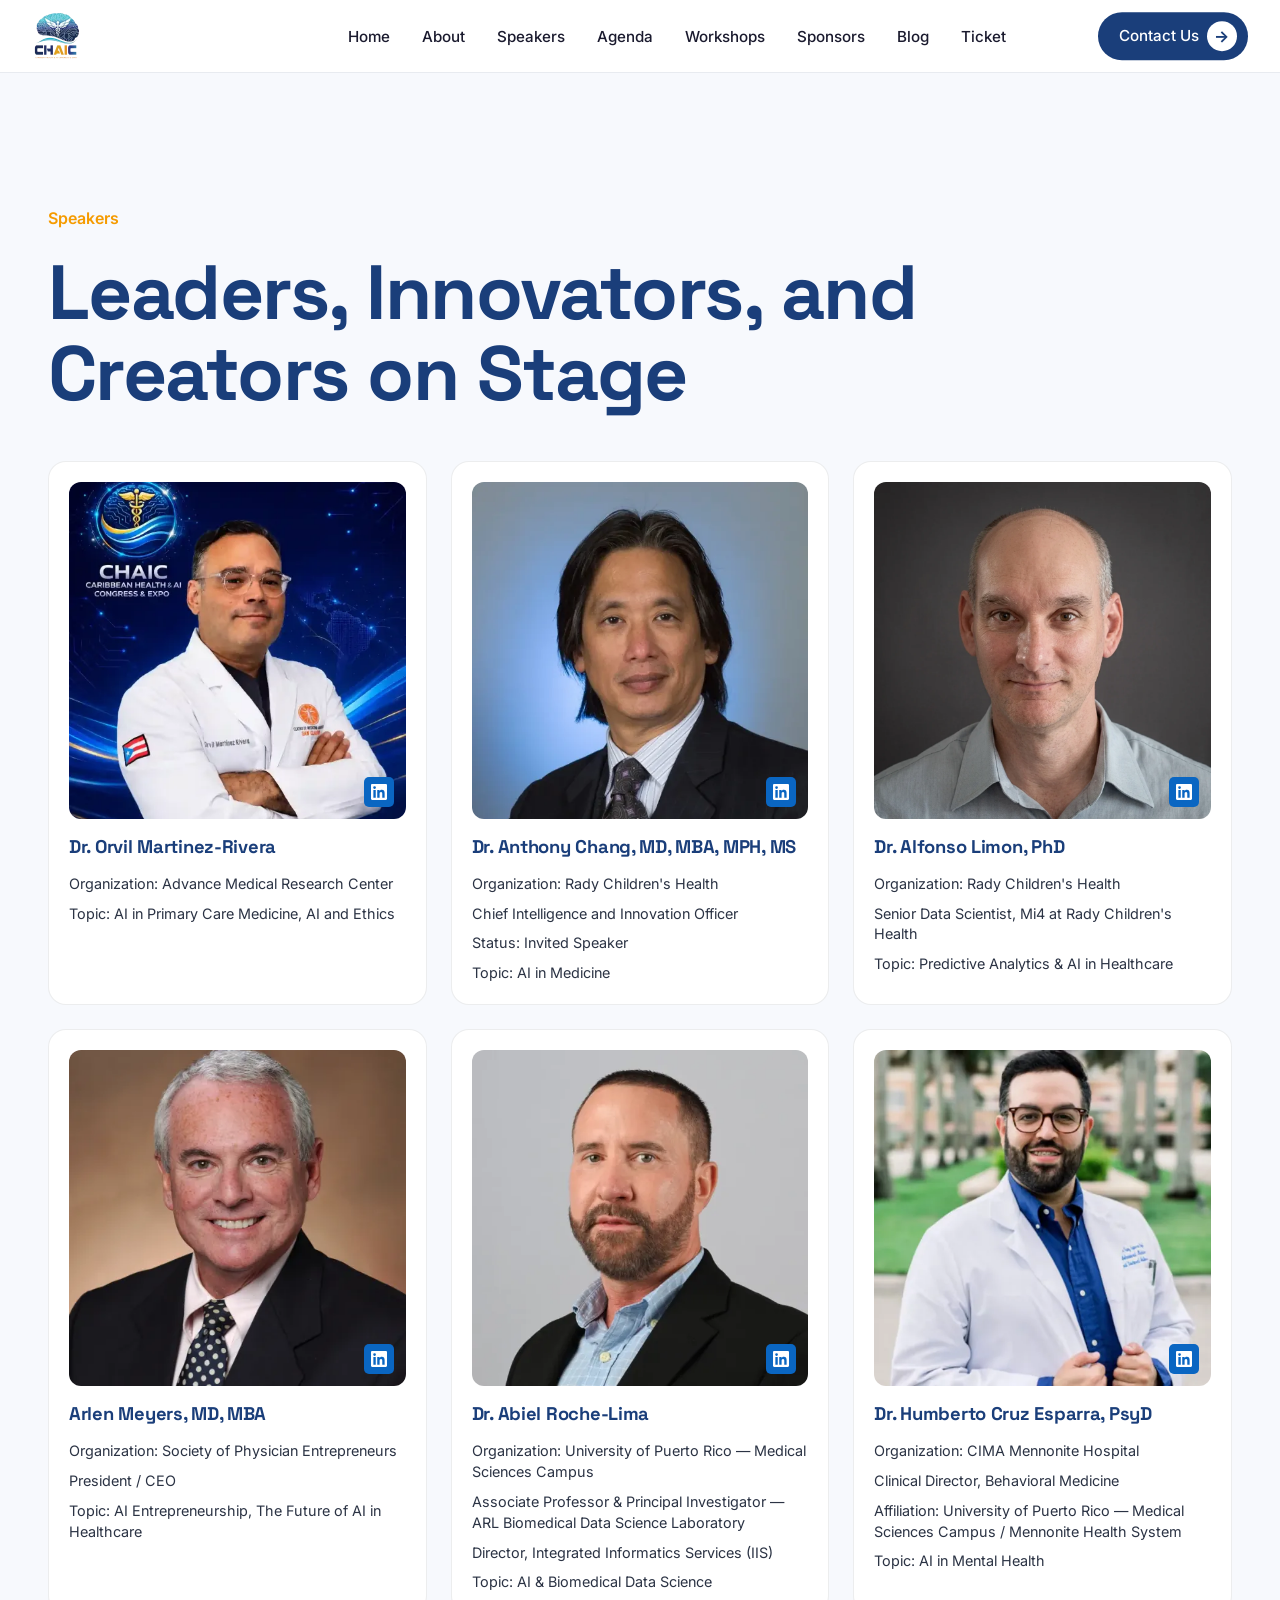
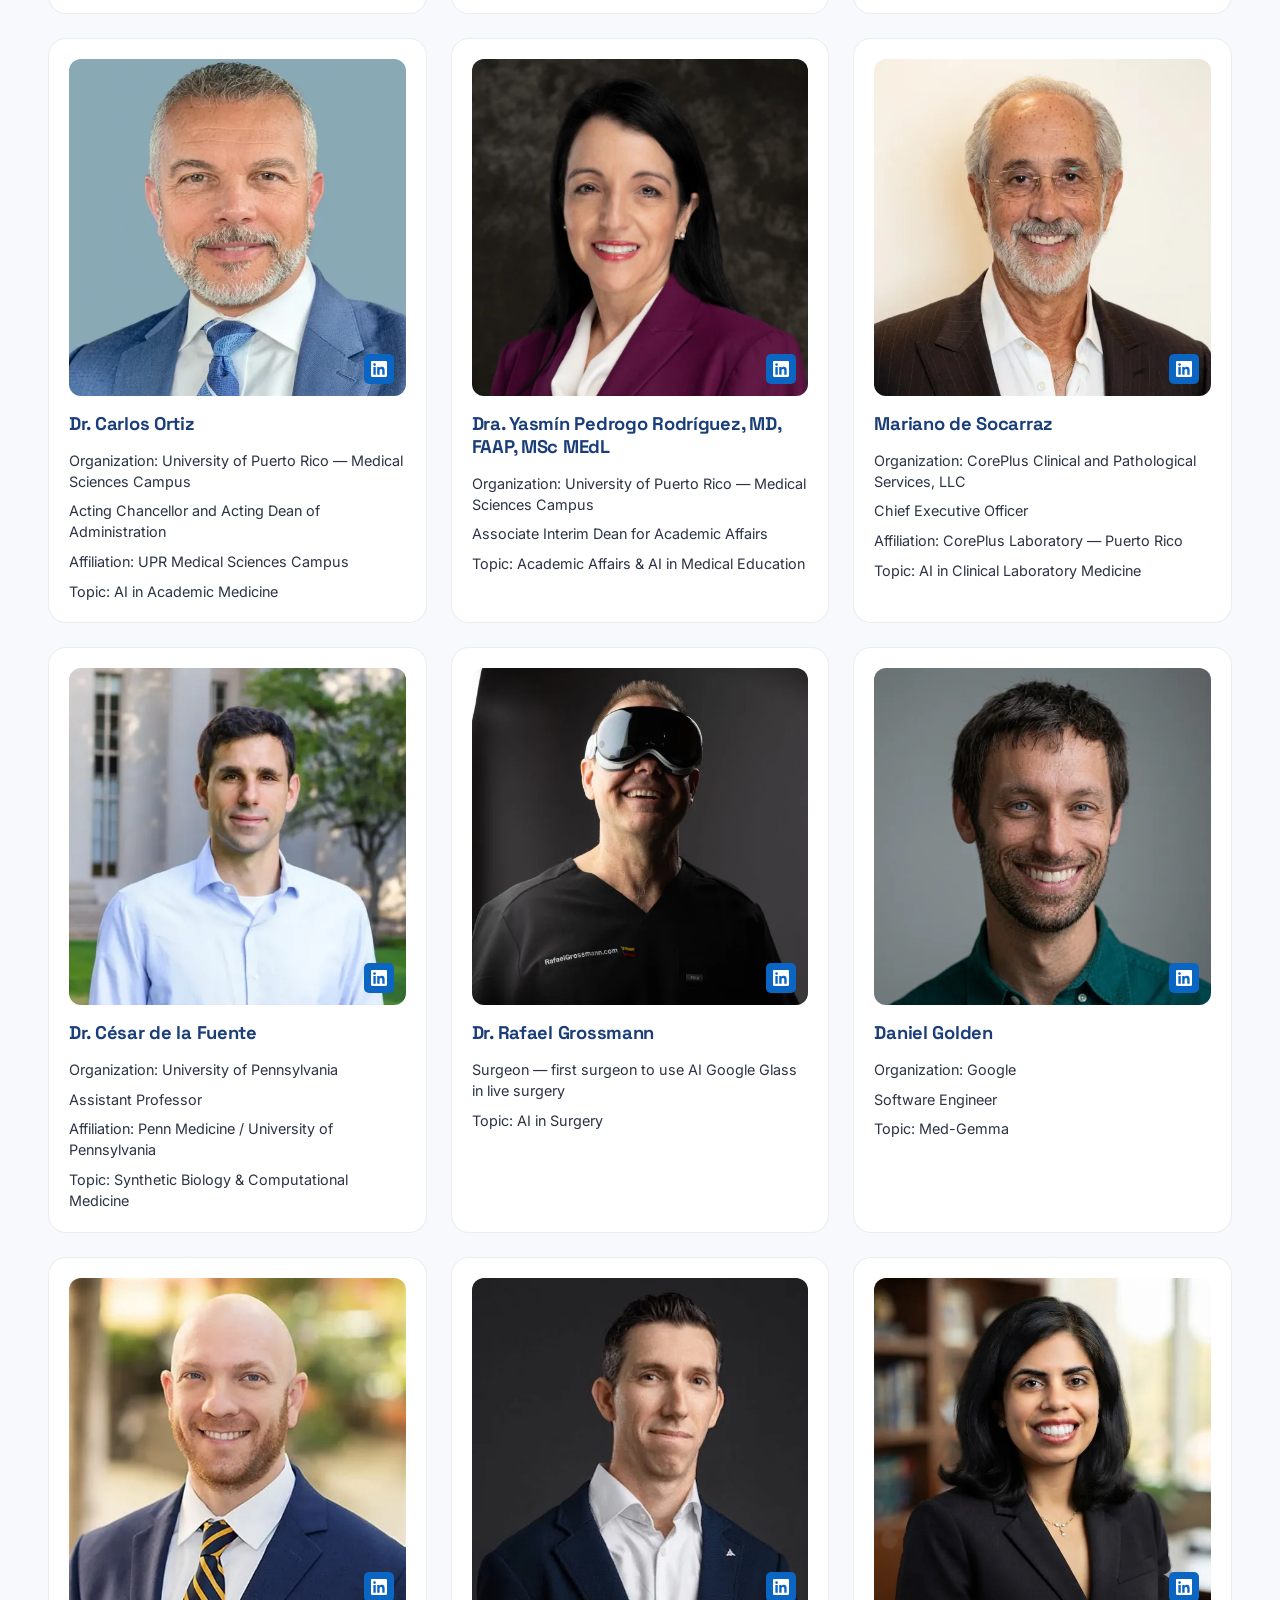
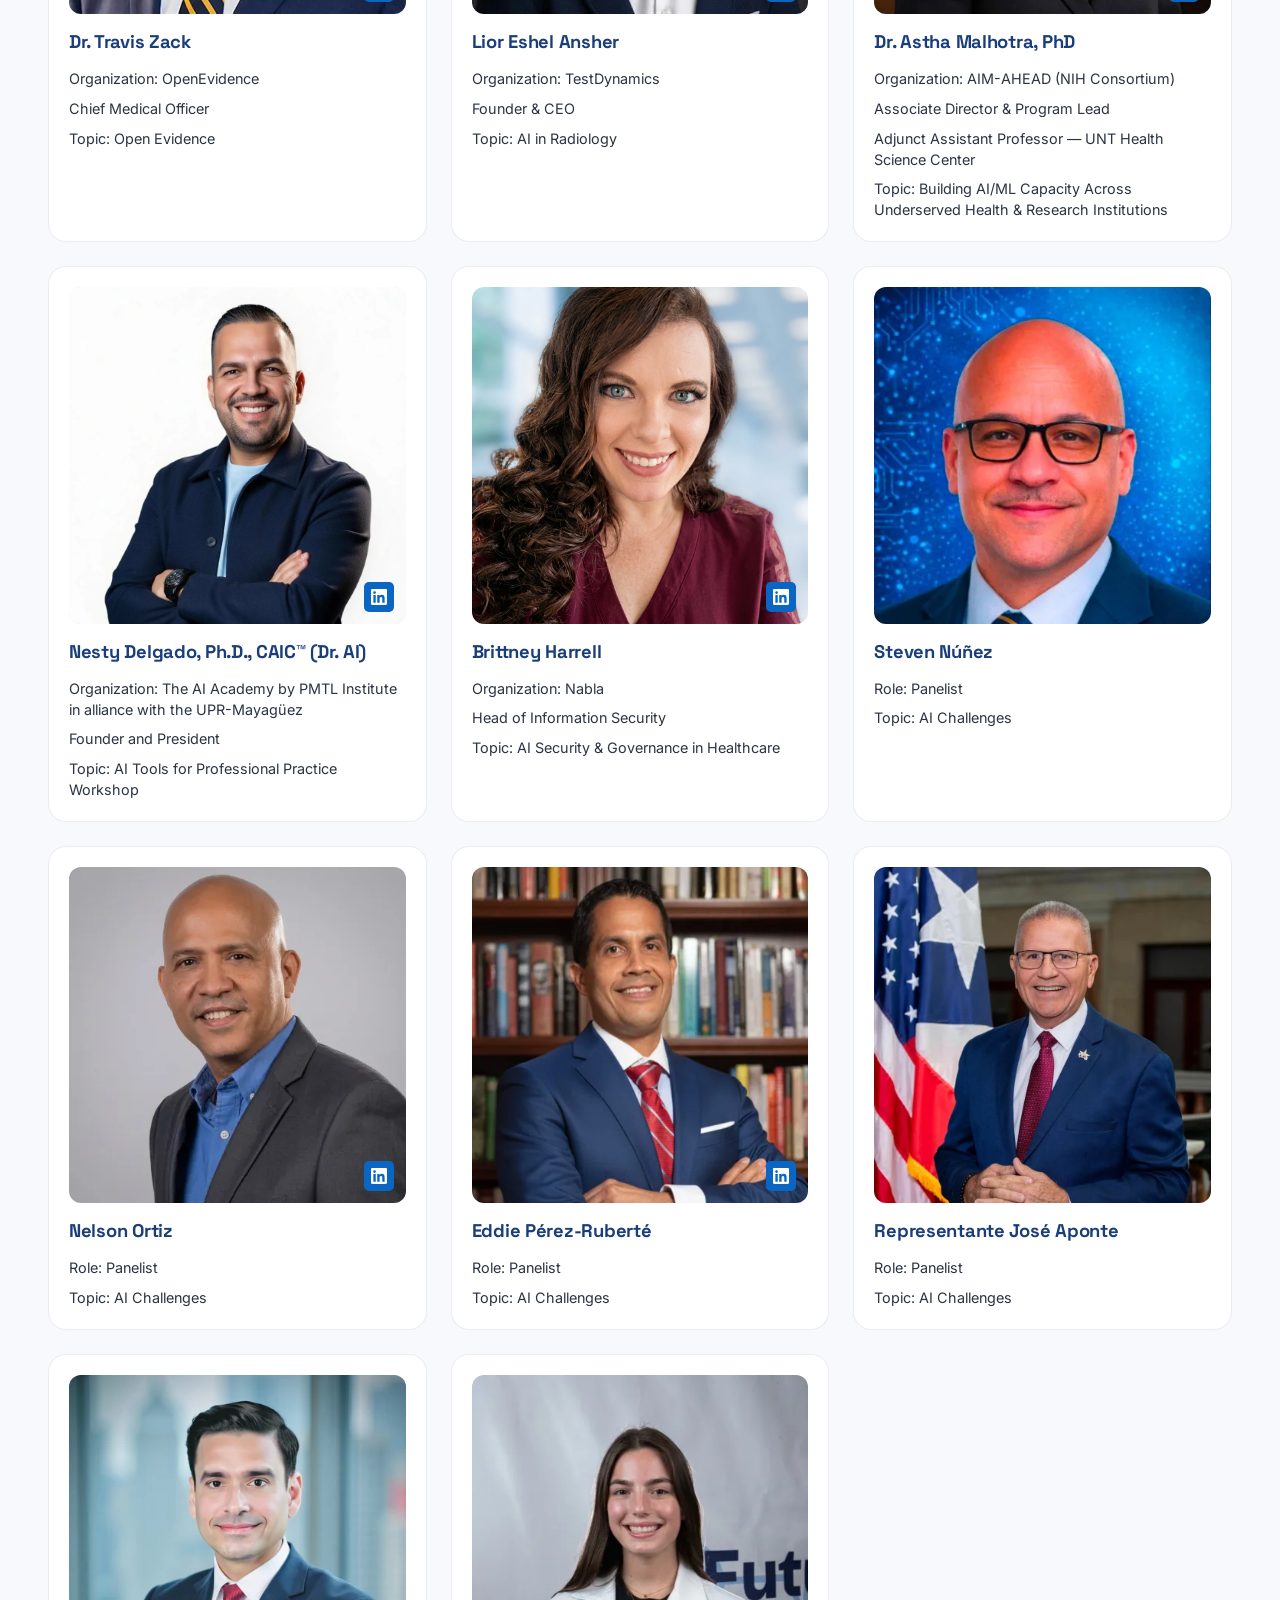
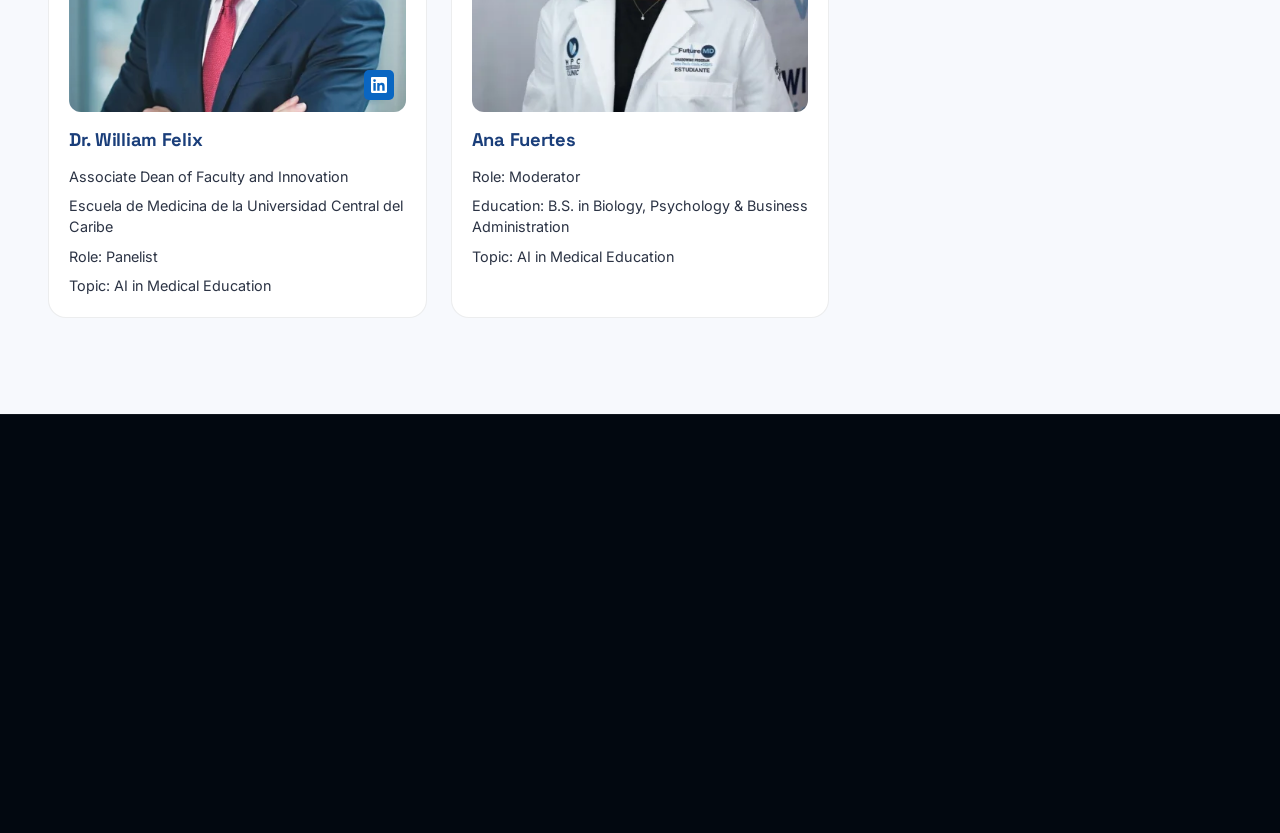
<file: speakers.html>
<!DOCTYPE html>
<html lang="en">
<head>
  <meta charset="UTF-8">
  <meta name="viewport" content="width=device-width, initial-scale=1.0">
  <title>Speakers — CHAIC 2026</title>
  <meta name="description" content="Featured speakers at the Caribbean Health AI Congress 2026 — leaders, innovators, and creators shaping the future of healthcare AI.">
  <!-- Consent Mode defaults — must stay above Google Tag Manager -->
  <script src="consent.js"></script>
  <!-- Google Tag Manager -->
  <script>(function(w,d,s,l,i){w[l]=w[l]||[];w[l].push({'gtm.start':
  new Date().getTime(),event:'gtm.js'});var f=d.getElementsByTagName(s)[0],
  j=d.createElement(s),dl=l!='dataLayer'?'&l='+l:'';j.async=true;j.src=
  'https://www.googletagmanager.com/gtm.js?id='+i+dl;f.parentNode.insertBefore(j,f);
  })(window,document,'script','dataLayer','GTM-TDJXRP72');</script>
  <!-- End Google Tag Manager -->
  <link rel="preconnect" href="https://fonts.googleapis.com">
  <link rel="preconnect" href="https://fonts.gstatic.com" crossorigin>
  <link href="https://fonts.googleapis.com/css2?family=Inter:wght@400;500;600;700;800;900&family=Space+Grotesk:wght@400;500;600;700&display=swap" rel="stylesheet">
  <script src="promotion.js"></script>
  <link rel="stylesheet" href="styles.css">
  <link rel="icon" type="image/png" sizes="96x96" href="images/favicon-96x96.png">
  <link rel="shortcut icon" href="images/favicon.ico">
  <link rel="apple-touch-icon" sizes="180x180" href="images/apple-touch-icon.png">
  <link rel="manifest" href="images/site.webmanifest">
</head>
<body class="speakers-page-body">

  <aside class="early-bird-banner promotion-only" aria-label="Early-bird ticket offer">
    <div class="early-bird-banner-inner">
      <div class="early-bird-banner-message">
        <span class="early-bird-banner-kicker">Early-bird pricing ends July 31</span>
        <span class="early-bird-banner-detail">Save up to $300—secure your pass before prices increase.</span>
      </div>
      <div class="early-bird-countdown" data-early-bird-countdown aria-hidden="true">
        <span class="early-bird-countdown-unit"><strong data-promo-days>00</strong><small>Days</small></span>
        <span class="early-bird-countdown-separator">:</span>
        <span class="early-bird-countdown-unit"><strong data-promo-hours>00</strong><small>Hrs</small></span>
        <span class="early-bird-countdown-separator">:</span>
        <span class="early-bird-countdown-unit"><strong data-promo-minutes>00</strong><small>Min</small></span>
        <span class="early-bird-countdown-separator">:</span>
        <span class="early-bird-countdown-unit"><strong data-promo-seconds>00</strong><small>Sec</small></span>
      </div>
      <a href="tickets.html#passes" class="early-bird-banner-cta" data-early-bird-cta>
        Get Early-Bird Price <span aria-hidden="true">&#8594;</span>
      </a>
    </div>
  </aside>

  <!-- Shared navbar -->
  <script src="nav.js"></script>

  <!-- Hero -->
  <section class="speakers-page-hero">
    <div class="speakers-page-container">
      <span class="speakers-page-eyebrow page-enter" style="--enter-order: 0">Speakers</span>
      <h1 class="speakers-page-title page-enter" style="--enter-order: 1">Leaders, Innovators, and Creators on Stage</h1>
    </div>
  </section>

  <!-- Speakers grid -->
  <section class="speakers-page-list">
    <div class="speakers-page-container">
      <div class="speakers-page-grid reveal-grid">

        <!-- 1. Dr. Orvil Martinez-Rivera -->
        <article class="speaker-detail-card">
          <div class="speaker-detail-photo">
            <img src="images/people/DrOrvil-profile.webp" alt="Dr. Orvil Martinez-Rivera" loading="lazy">
            <a href="https://www.linkedin.com/in/dr-orvil-martinez-49bb30a7/" target="_blank" rel="noopener noreferrer" class="speaker-detail-linkedin" aria-label="LinkedIn profile">
              <svg viewBox="0 0 24 24" fill="currentColor" aria-hidden="true"><path d="M20.45 20.45h-3.55v-5.57c0-1.33-.03-3.04-1.85-3.04-1.85 0-2.14 1.45-2.14 2.94v5.67H9.36V9h3.4v1.56h.05c.47-.9 1.63-1.85 3.36-1.85 3.6 0 4.27 2.37 4.27 5.45v6.29zM5.34 7.43a2.06 2.06 0 1 1 0-4.12 2.06 2.06 0 0 1 0 4.12zM7.12 20.45H3.55V9h3.57v11.45zM22.22 0H1.77C.79 0 0 .77 0 1.72v20.56C0 23.23.79 24 1.77 24h20.45c.98 0 1.78-.77 1.78-1.72V1.72C24 .77 23.2 0 22.22 0z"/></svg>
            </a>
          </div>
          <h3 class="speaker-detail-name">Dr. Orvil Martinez-Rivera</h3>
          <div class="speaker-detail-meta">
            <p>Organization: Advance Medical Research Center</p>
            <p>Topic: AI in Primary Care Medicine, AI and Ethics</p>
          </div>
        </article>

        <!-- 2. Dr. Anthony Chang -->
        <article class="speaker-detail-card">
          <div class="speaker-detail-photo">
            <img src="images/people/dr-anthony-chang.webp" alt="Dr. Anthony Chang, MD, MBA, MPH, MS" loading="lazy">
            <a href="https://www.linkedin.com/in/anthony-chang-md-mba-mph-ms-5228a44/" target="_blank" rel="noopener noreferrer" class="speaker-detail-linkedin" aria-label="LinkedIn profile">
              <svg viewBox="0 0 24 24" fill="currentColor" aria-hidden="true"><path d="M20.45 20.45h-3.55v-5.57c0-1.33-.03-3.04-1.85-3.04-1.85 0-2.14 1.45-2.14 2.94v5.67H9.36V9h3.4v1.56h.05c.47-.9 1.63-1.85 3.36-1.85 3.6 0 4.27 2.37 4.27 5.45v6.29zM5.34 7.43a2.06 2.06 0 1 1 0-4.12 2.06 2.06 0 0 1 0 4.12zM7.12 20.45H3.55V9h3.57v11.45zM22.22 0H1.77C.79 0 0 .77 0 1.72v20.56C0 23.23.79 24 1.77 24h20.45c.98 0 1.78-.77 1.78-1.72V1.72C24 .77 23.2 0 22.22 0z"/></svg>
            </a>
          </div>
          <h3 class="speaker-detail-name">Dr. Anthony Chang, MD, MBA, MPH, MS</h3>
          <div class="speaker-detail-meta">
            <p>Organization: Rady Children's Health</p>
            <p>Chief Intelligence and Innovation Officer</p>
            <p>Status: Invited Speaker</p>
            <p>Topic: AI in Medicine</p>
          </div>
        </article>

        <!-- 3. Dr. Alfonso Limon -->
        <article class="speaker-detail-card">
          <div class="speaker-detail-photo">
            <img src="images/people/dr-alfonso-limon.webp" alt="Dr. Alfonso Limon, PhD" loading="lazy">
            <a href="https://www.linkedin.com/in/alimon" target="_blank" rel="noopener noreferrer" class="speaker-detail-linkedin" aria-label="LinkedIn profile">
              <svg viewBox="0 0 24 24" fill="currentColor" aria-hidden="true"><path d="M20.45 20.45h-3.55v-5.57c0-1.33-.03-3.04-1.85-3.04-1.85 0-2.14 1.45-2.14 2.94v5.67H9.36V9h3.4v1.56h.05c.47-.9 1.63-1.85 3.36-1.85 3.6 0 4.27 2.37 4.27 5.45v6.29zM5.34 7.43a2.06 2.06 0 1 1 0-4.12 2.06 2.06 0 0 1 0 4.12zM7.12 20.45H3.55V9h3.57v11.45zM22.22 0H1.77C.79 0 0 .77 0 1.72v20.56C0 23.23.79 24 1.77 24h20.45C23.2 24 24 23.23 24 22.28V1.72C24 .77 23.2 0 22.22 0z"/></svg>
            </a>
          </div>
          <h3 class="speaker-detail-name">Dr. Alfonso Limon, PhD</h3>
          <div class="speaker-detail-meta">
            <p>Organization: Rady Children's Health</p>
            <p>Senior Data Scientist, Mi4 at Rady Children's Health</p>
            <p>Topic: Predictive Analytics &amp; AI in Healthcare</p>
          </div>
        </article>

        <!-- 4. Arlen Meyers -->
        <article class="speaker-detail-card">
          <div class="speaker-detail-photo">
            <img src="images/people/arlen-meyers.webp" alt="Arlen Meyers, MD, MBA" loading="lazy">
            <a href="https://www.linkedin.com/in/ameyers/" target="_blank" rel="noopener noreferrer" class="speaker-detail-linkedin" aria-label="LinkedIn profile">
              <svg viewBox="0 0 24 24" fill="currentColor" aria-hidden="true"><path d="M20.45 20.45h-3.55v-5.57c0-1.33-.03-3.04-1.85-3.04-1.85 0-2.14 1.45-2.14 2.94v5.67H9.36V9h3.4v1.56h.05c.47-.9 1.63-1.85 3.36-1.85 3.6 0 4.27 2.37 4.27 5.45v6.29zM5.34 7.43a2.06 2.06 0 1 1 0-4.12 2.06 2.06 0 0 1 0 4.12zM7.12 20.45H3.55V9h3.57v11.45zM22.22 0H1.77C.79 0 0 .77 0 1.72v20.56C0 23.23.79 24 1.77 24h20.45c.98 0 1.78-.77 1.78-1.72V1.72C24 .77 23.2 0 22.22 0z"/></svg>
            </a>
          </div>
          <h3 class="speaker-detail-name">Arlen Meyers, MD, MBA</h3>
          <div class="speaker-detail-meta">
            <p>Organization: Society of Physician Entrepreneurs</p>
            <p>President / CEO</p>
            <p>Topic: AI Entrepreneurship, The Future of AI in Healthcare</p>
          </div>
        </article>

        <!-- 4. Dr. Abiel Roche-Lima -->
        <article class="speaker-detail-card">
          <div class="speaker-detail-photo">
            <img src="images/people/dr-abiel-roche-lima.webp" alt="Dr. Abiel Roche-Lima" loading="lazy">
            <a href="https://www.linkedin.com/in/abielroche/" target="_blank" rel="noopener noreferrer" class="speaker-detail-linkedin" aria-label="LinkedIn profile">
              <svg viewBox="0 0 24 24" fill="currentColor" aria-hidden="true"><path d="M20.45 20.45h-3.55v-5.57c0-1.33-.03-3.04-1.85-3.04-1.85 0-2.14 1.45-2.14 2.94v5.67H9.36V9h3.4v1.56h.05c.47-.9 1.63-1.85 3.36-1.85 3.6 0 4.27 2.37 4.27 5.45v6.29zM5.34 7.43a2.06 2.06 0 1 1 0-4.12 2.06 2.06 0 0 1 0 4.12zM7.12 20.45H3.55V9h3.57v11.45zM22.22 0H1.77C.79 0 0 .77 0 1.72v20.56C0 23.23.79 24 1.77 24h20.45c.98 0 1.78-.77 1.78-1.72V1.72C24 .77 23.2 0 22.22 0z"/></svg>
            </a>
          </div>
          <h3 class="speaker-detail-name">Dr. Abiel Roche-Lima</h3>
          <div class="speaker-detail-meta">
            <p>Organization: University of Puerto Rico — Medical Sciences Campus</p>
            <p>Associate Professor &amp; Principal Investigator — ARL Biomedical Data Science Laboratory</p>
            <p>Director, Integrated Informatics Services (IIS)</p>
            <p>Topic: AI &amp; Biomedical Data Science</p>
          </div>
        </article>

        <!-- 6. Dr. Humberto Cruz Esparra -->
        <article class="speaker-detail-card">
          <div class="speaker-detail-photo">
            <img src="images/people/dr-humberto-cruz-esparra.webp" alt="Dr. Humberto Cruz Esparra" loading="lazy">
            <a href="https://www.linkedin.com/in/dr-humberto-cruz-esparra-psyd-75323285/" target="_blank" rel="noopener noreferrer" class="speaker-detail-linkedin" aria-label="LinkedIn profile">
              <svg viewBox="0 0 24 24" fill="currentColor" aria-hidden="true"><path d="M20.45 20.45h-3.55v-5.57c0-1.33-.03-3.04-1.85-3.04-1.85 0-2.14 1.45-2.14 2.94v5.67H9.36V9h3.4v1.56h.05c.47-.9 1.63-1.85 3.36-1.85 3.6 0 4.27 2.37 4.27 5.45v6.29zM5.34 7.43a2.06 2.06 0 1 1 0-4.12 2.06 2.06 0 0 1 0 4.12zM7.12 20.45H3.55V9h3.57v11.45zM22.22 0H1.77C.79 0 0 .77 0 1.72v20.56C0 23.23.79 24 1.77 24h20.45c.98 0 1.78-.77 1.78-1.72V1.72C24 .77 23.2 0 22.22 0z"/></svg>
            </a>
          </div>
          <h3 class="speaker-detail-name">Dr. Humberto Cruz Esparra, PsyD</h3>
          <div class="speaker-detail-meta">
            <p>Organization: CIMA Mennonite Hospital</p>
            <p>Clinical Director, Behavioral Medicine</p>
            <p>Affiliation: University of Puerto Rico — Medical Sciences Campus / Mennonite Health System</p>
            <p>Topic: AI in Mental Health</p>
          </div>
        </article>

        <!-- 8. Dr. Carlos Ortiz -->
        <article class="speaker-detail-card">
          <div class="speaker-detail-photo">
            <img src="images/people/dr-carlos-ortiz.webp" alt="Dr. Carlos Ortiz" loading="lazy">
            <a href="https://www.linkedin.com/in/cortizpr/" target="_blank" rel="noopener noreferrer" class="speaker-detail-linkedin" aria-label="LinkedIn profile">
              <svg viewBox="0 0 24 24" fill="currentColor" aria-hidden="true"><path d="M20.45 20.45h-3.55v-5.57c0-1.33-.03-3.04-1.85-3.04-1.85 0-2.14 1.45-2.14 2.94v5.67H9.36V9h3.4v1.56h.05c.47-.9 1.63-1.85 3.36-1.85 3.6 0 4.27 2.37 4.27 5.45v6.29zM5.34 7.43a2.06 2.06 0 1 1 0-4.12 2.06 2.06 0 0 1 0 4.12zM7.12 20.45H3.55V9h3.57v11.45zM22.22 0H1.77C.79 0 0 .77 0 1.72v20.56C0 23.23.79 24 1.77 24h20.45c.98 0 1.78-.77 1.78-1.72V1.72C24 .77 23.2 0 22.22 0z"/></svg>
            </a>
          </div>
          <h3 class="speaker-detail-name">Dr. Carlos Ortiz</h3>
          <div class="speaker-detail-meta">
            <p>Organization: University of Puerto Rico — Medical Sciences Campus</p>
            <p>Acting Chancellor and Acting Dean of Administration</p>
            <p>Affiliation: UPR Medical Sciences Campus</p>
            <p>Topic: AI in Academic Medicine</p>
          </div>
        </article>

        <!-- 9. Dra. Yasmín Pedrogo Rodríguez -->
        <article class="speaker-detail-card">
          <div class="speaker-detail-photo">
            <img class="speaker-photo--top" src="images/people/yasmin-pedrogo.webp?v=20260831" alt="Dra. Yasmín Pedrogo Rodríguez" loading="lazy">
            <a href="https://www.linkedin.com/in/yasmin-pedrogo-480b2532/" target="_blank" rel="noopener noreferrer" class="speaker-detail-linkedin" aria-label="LinkedIn profile">
              <svg viewBox="0 0 24 24" fill="currentColor" aria-hidden="true"><path d="M20.45 20.45h-3.55v-5.57c0-1.33-.03-3.04-1.85-3.04-1.85 0-2.14 1.45-2.14 2.94v5.67H9.36V9h3.4v1.56h.05c.47-.9 1.63-1.85 3.36-1.85 3.6 0 4.27 2.37 4.27 5.45v6.29zM5.34 7.43a2.06 2.06 0 1 1 0-4.12 2.06 2.06 0 0 1 0 4.12zM7.12 20.45H3.55V9h3.57v11.45zM22.22 0H1.77C.79 0 0 .77 0 1.72v20.56C0 23.23.79 24 1.77 24h20.45c.98 0 1.78-.77 1.78-1.72V1.72C24 .77 23.2 0 22.22 0z"/></svg>
            </a>
          </div>
          <h3 class="speaker-detail-name">Dra. Yasmín Pedrogo Rodríguez, MD, FAAP, MSc MEdL</h3>
          <div class="speaker-detail-meta">
            <p>Organization: University of Puerto Rico — Medical Sciences Campus</p>
            <p>Associate Interim Dean for Academic Affairs</p>
            <p>Topic: Academic Affairs &amp; AI in Medical Education</p>
          </div>
        </article>

        <!-- 10. Mariano de Socarraz -->
        <article class="speaker-detail-card">
          <div class="speaker-detail-photo">
            <img src="images/people/mariano-de-socarraz.webp" alt="Mariano de Socarraz" loading="lazy">
            <a href="https://www.linkedin.com/in/marianodesocarraz/" target="_blank" rel="noopener noreferrer" class="speaker-detail-linkedin" aria-label="LinkedIn profile">
              <svg viewBox="0 0 24 24" fill="currentColor" aria-hidden="true"><path d="M20.45 20.45h-3.55v-5.57c0-1.33-.03-3.04-1.85-3.04-1.85 0-2.14 1.45-2.14 2.94v5.67H9.36V9h3.4v1.56h.05c.47-.9 1.63-1.85 3.36-1.85 3.6 0 4.27 2.37 4.27 5.45v6.29zM5.34 7.43a2.06 2.06 0 1 1 0-4.12 2.06 2.06 0 0 1 0 4.12zM7.12 20.45H3.55V9h3.57v11.45zM22.22 0H1.77C.79 0 0 .77 0 1.72v20.56C0 23.23.79 24 1.77 24h20.45c.98 0 1.78-.77 1.78-1.72V1.72C24 .77 23.2 0 22.22 0z"/></svg>
            </a>
          </div>
          <h3 class="speaker-detail-name">Mariano de Socarraz</h3>
          <div class="speaker-detail-meta">
            <p>Organization: CorePlus Clinical and Pathological Services, LLC</p>
            <p>Chief Executive Officer</p>
            <p>Affiliation: CorePlus Laboratory — Puerto Rico</p>
            <p>Topic: AI in Clinical Laboratory Medicine</p>
          </div>
        </article>

        <!-- 11. Dr. César de la Fuente -->
        <article class="speaker-detail-card">
          <div class="speaker-detail-photo">
            <img src="images/people/dr-cesar-de-la-fuente.webp" alt="Dr. César de la Fuente" loading="lazy">
            <a href="https://www.linkedin.com/in/cesardelafuentenunez/" target="_blank" rel="noopener noreferrer" class="speaker-detail-linkedin" aria-label="LinkedIn profile">
              <svg viewBox="0 0 24 24" fill="currentColor" aria-hidden="true"><path d="M20.45 20.45h-3.55v-5.57c0-1.33-.03-3.04-1.85-3.04-1.85 0-2.14 1.45-2.14 2.94v5.67H9.36V9h3.4v1.56h.05c.47-.9 1.63-1.85 3.36-1.85 3.6 0 4.27 2.37 4.27 5.45v6.29zM5.34 7.43a2.06 2.06 0 1 1 0-4.12 2.06 2.06 0 0 1 0 4.12zM7.12 20.45H3.55V9h3.57v11.45zM22.22 0H1.77C.79 0 0 .77 0 1.72v20.56C0 23.23.79 24 1.77 24h20.45c.98 0 1.78-.77 1.78-1.72V1.72C24 .77 23.2 0 22.22 0z"/></svg>
            </a>
          </div>
          <h3 class="speaker-detail-name">Dr. César de la Fuente</h3>
          <div class="speaker-detail-meta">
            <p>Organization: University of Pennsylvania</p>
            <p>Assistant Professor</p>
            <p>Affiliation: Penn Medicine / University of Pennsylvania</p>
            <p>Topic: Synthetic Biology &amp; Computational Medicine</p>
          </div>
        </article>

        <!-- 14. Dr. Rafael Grossmann -->
        <article class="speaker-detail-card">
          <div class="speaker-detail-photo">
            <img src="images/people/rafael-grossman-speaker-image.webp" alt="Dr. Rafael Grossmann" loading="lazy">
            <a href="https://www.linkedin.com/in/rafaelgrossmann" target="_blank" rel="noopener noreferrer" class="speaker-detail-linkedin" aria-label="LinkedIn profile">
              <svg viewBox="0 0 24 24" fill="currentColor" aria-hidden="true"><path d="M20.45 20.45h-3.55v-5.57c0-1.33-.03-3.04-1.85-3.04-1.85 0-2.14 1.45-2.14 2.94v5.67H9.36V9h3.4v1.56h.05c.47-.9 1.63-1.85 3.36-1.85 3.6 0 4.27 2.37 4.27 5.45v6.29zM5.34 7.43a2.06 2.06 0 1 1 0-4.12 2.06 2.06 0 0 1 0 4.12zM7.12 20.45H3.55V9h3.57v11.45zM22.22 0H1.77C.79 0 0 .77 0 1.72v20.56C0 23.23.79 24 1.77 24h20.45c.98 0 1.78-.77 1.78-1.72V1.72C24 .77 23.2 0 22.22 0z"/></svg>
            </a>
          </div>
          <h3 class="speaker-detail-name">Dr. Rafael Grossmann</h3>
          <div class="speaker-detail-meta">
            <p>Surgeon — first surgeon to use AI Google Glass in live surgery</p>
            <p>Topic: AI in Surgery</p>
          </div>
        </article>

        <!-- 16. Daniel Golden -->
        <article class="speaker-detail-card">
          <div class="speaker-detail-photo">
            <img src="images/people/daniel-golden.webp" alt="Daniel Golden" loading="lazy">
            <a href="https://www.linkedin.com/in/daniel-golden/" target="_blank" rel="noopener noreferrer" class="speaker-detail-linkedin" aria-label="LinkedIn profile">
              <svg viewBox="0 0 24 24" fill="currentColor" aria-hidden="true"><path d="M20.45 20.45h-3.55v-5.57c0-1.33-.03-3.04-1.85-3.04-1.85 0-2.14 1.45-2.14 2.94v5.67H9.36V9h3.4v1.56h.05c.47-.9 1.63-1.85 3.36-1.85 3.6 0 4.27 2.37 4.27 5.45v6.29zM5.34 7.43a2.06 2.06 0 1 1 0-4.12 2.06 2.06 0 0 1 0 4.12zM7.12 20.45H3.55V9h3.57v11.45zM22.22 0H1.77C.79 0 0 .77 0 1.72v20.56C0 23.23.79 24 1.77 24h20.45c.98 0 1.78-.77 1.78-1.72V1.72C24 .77 23.2 0 22.22 0z"/></svg>
            </a>
          </div>
          <h3 class="speaker-detail-name">Daniel Golden</h3>
          <div class="speaker-detail-meta">
            <p>Organization: Google</p>
            <p>Software Engineer</p>
            <p>Topic: Med-Gemma</p>
          </div>
        </article>

        <!-- 17. Dr. Travis Zack -->
        <article class="speaker-detail-card">
          <div class="speaker-detail-photo">
            <img src="images/people/dr-travis-zack.webp" alt="Dr. Travis Zack" loading="lazy">
            <a href="https://www.linkedin.com/in/travis-zack-md-phd-70215343/" target="_blank" rel="noopener noreferrer" class="speaker-detail-linkedin" aria-label="LinkedIn profile">
              <svg viewBox="0 0 24 24" fill="currentColor" aria-hidden="true"><path d="M20.45 20.45h-3.55v-5.57c0-1.33-.03-3.04-1.85-3.04-1.85 0-2.14 1.45-2.14 2.94v5.67H9.36V9h3.4v1.56h.05c.47-.9 1.63-1.85 3.36-1.85 3.6 0 4.27 2.37 4.27 5.45v6.29zM5.34 7.43a2.06 2.06 0 1 1 0-4.12 2.06 2.06 0 0 1 0 4.12zM7.12 20.45H3.55V9h3.57v11.45zM22.22 0H1.77C.79 0 0 .77 0 1.72v20.56C0 23.23.79 24 1.77 24h20.45c.98 0 1.78-.77 1.78-1.72V1.72C24 .77 23.2 0 22.22 0z"/></svg>
            </a>
          </div>
          <h3 class="speaker-detail-name">Dr. Travis Zack</h3>
          <div class="speaker-detail-meta">
            <p>Organization: OpenEvidence</p>
            <p>Chief Medical Officer</p>
            <p>Topic: Open Evidence</p>
          </div>
        </article>

        <!-- 19. Lior Eshel Ansher -->
        <article class="speaker-detail-card">
          <div class="speaker-detail-photo">
            <img src="images/people/lior-eshel-ansher.webp" alt="Lior Eshel Ansher" loading="lazy">
            <a href="https://www.linkedin.com/in/lioransher/" target="_blank" rel="noopener noreferrer" class="speaker-detail-linkedin" aria-label="LinkedIn profile">
              <svg viewBox="0 0 24 24" fill="currentColor" aria-hidden="true"><path d="M20.45 20.45h-3.55v-5.57c0-1.33-.03-3.04-1.85-3.04-1.85 0-2.14 1.45-2.14 2.94v5.67H9.36V9h3.4v1.56h.05c.47-.9 1.63-1.85 3.36-1.85 3.6 0 4.27 2.37 4.27 5.45v6.29zM5.34 7.43a2.06 2.06 0 1 1 0-4.12 2.06 2.06 0 0 1 0 4.12zM7.12 20.45H3.55V9h3.57v11.45zM22.22 0H1.77C.79 0 0 .77 0 1.72v20.56C0 23.23.79 24 1.77 24h20.45c.98 0 1.78-.77 1.78-1.72V1.72C24 .77 23.2 0 22.22 0z"/></svg>
            </a>
          </div>
          <h3 class="speaker-detail-name">Lior Eshel Ansher</h3>
          <div class="speaker-detail-meta">
            <p>Organization: TestDynamics</p>
            <p>Founder &amp; CEO</p>
            <p>Topic: AI in Radiology</p>
          </div>
        </article>

        <!-- 20. Dr. Astha Malhotra -->
        <article class="speaker-detail-card">
          <div class="speaker-detail-photo">
            <img src="images/people/dr-astha-malhotra.webp" alt="Dr. Astha Malhotra, PhD" loading="lazy">
            <a href="https://www.linkedin.com/in/astha-malhotra-phd-857981306" target="_blank" rel="noopener noreferrer" class="speaker-detail-linkedin" aria-label="LinkedIn profile">
              <svg viewBox="0 0 24 24" fill="currentColor" aria-hidden="true"><path d="M20.45 20.45h-3.55v-5.57c0-1.33-.03-3.04-1.85-3.04-1.85 0-2.14 1.45-2.14 2.94v5.67H9.36V9h3.4v1.56h.05c.47-.9 1.63-1.85 3.36-1.85 3.6 0 4.27 2.37 4.27 5.45v6.29zM5.34 7.43a2.06 2.06 0 1 1 0-4.12 2.06 2.06 0 0 1 0 4.12zM7.12 20.45H3.55V9h3.57v11.45zM22.22 0H1.77C.79 0 0 .77 0 1.72v20.56C0 23.23.79 24 1.77 24h20.45c.98 0 1.78-.77 1.78-1.72V1.72C24 .77 23.2 0 22.22 0z"/></svg>
            </a>
          </div>
          <h3 class="speaker-detail-name">Dr. Astha Malhotra, PhD</h3>
          <div class="speaker-detail-meta">
            <p>Organization: AIM-AHEAD (NIH Consortium)</p>
            <p>Associate Director &amp; Program Lead</p>
            <p>Adjunct Assistant Professor — UNT Health Science Center</p>
            <p>Topic: Building AI/ML Capacity Across Underserved Health &amp; Research Institutions</p>
          </div>
        </article>

        <!-- 21. Nesty Delgado -->
        <article class="speaker-detail-card">
          <div class="speaker-detail-photo">
            <img src="images/people/nesty-delgado.webp" alt="Nesty Delgado, Ph.D., CAIC™️ (Dr. AI)" class="speaker-photo--top" loading="lazy">
            <a href="https://www.linkedin.com/in/jesusnestydelgado/" target="_blank" rel="noopener noreferrer" class="speaker-detail-linkedin" aria-label="Nesty Delgado's LinkedIn profile">
              <svg viewBox="0 0 24 24" fill="currentColor" aria-hidden="true"><path d="M20.45 20.45h-3.55v-5.57c0-1.33-.03-3.04-1.85-3.04-1.85 0-2.14 1.45-2.14 2.94v5.67H9.36V9h3.4v1.56h.05c.47-.9 1.63-1.85 3.36-1.85 3.6 0 4.27 2.37 4.27 5.45v6.29zM5.34 7.43a2.06 2.06 0 1 1 0-4.12 2.06 2.06 0 0 1 0 4.12zM7.12 20.45H3.55V9h3.57v11.45zM22.22 0H1.77C.79 0 0 .77 0 1.72v20.56C0 23.23.79 24 1.77 24h20.45c.98 0 1.78-.77 1.78-1.72V1.72C24 .77 23.2 0 22.22 0z"/></svg>
            </a>
          </div>
          <h3 class="speaker-detail-name">Nesty Delgado, Ph.D., CAIC™️ (Dr. AI)</h3>
          <div class="speaker-detail-meta">
            <p>Organization: The AI Academy by PMTL Institute in alliance with the UPR-Mayagüez</p>
            <p>Founder and President</p>
            <p>Topic: AI Tools for Professional Practice Workshop</p>
          </div>
        </article>

        <!-- Brittney Harrell -->
        <article class="speaker-detail-card">
          <div class="speaker-detail-photo">
            <img src="images/people/britney.webp" alt="Brittney Harrell" loading="lazy">
            <a href="https://www.linkedin.com/in/brittney-harrell-4176b4425/" target="_blank" rel="noopener noreferrer" class="speaker-detail-linkedin" aria-label="Brittney Harrell's LinkedIn profile">
              <svg viewBox="0 0 24 24" fill="currentColor" aria-hidden="true"><path d="M20.45 20.45h-3.55v-5.57c0-1.33-.03-3.04-1.85-3.04-1.85 0-2.14 1.45-2.14 2.94v5.67H9.36V9h3.4v1.56h.05c.47-.9 1.63-1.85 3.36-1.85 3.6 0 4.27 2.37 4.27 5.45v6.29zM5.34 7.43a2.06 2.06 0 1 1 0-4.12 2.06 2.06 0 0 1 0 4.12zM7.12 20.45H3.55V9h3.57v11.45zM22.22 0H1.77C.79 0 0 .77 0 1.72v20.56C0 23.23.79 24 1.77 24h20.45c.98 0 1.78-.77 1.78-1.72V1.72C24 .77 23.2 0 22.22 0z"/></svg>
            </a>
          </div>
          <h3 class="speaker-detail-name">Brittney Harrell</h3>
          <div class="speaker-detail-meta">
            <p>Organization: Nabla</p>
            <p>Head of Information Security</p>
            <p>Topic: AI Security &amp; Governance in Healthcare</p>
          </div>
        </article>

        <!-- Steven Núñez -->
        <article class="speaker-detail-card">
          <div class="speaker-detail-photo">
            <img src="images/people/steven-nunez-square.webp" alt="Steven Núñez" loading="lazy">
          </div>
          <h3 class="speaker-detail-name">Steven Núñez</h3>
          <div class="speaker-detail-meta">
            <p>Role: Panelist</p>
            <p>Topic: AI Challenges</p>
          </div>
        </article>

        <!-- Nelson Ortiz -->
        <article class="speaker-detail-card">
          <div class="speaker-detail-photo">
            <img src="images/people/nelson-ortiz-square.webp" alt="Nelson Ortiz" loading="lazy">
            <a href="https://www.linkedin.com/in/ortiznelson/" target="_blank" rel="noopener noreferrer" class="speaker-detail-linkedin" aria-label="Nelson Ortiz on LinkedIn">
              <svg viewBox="0 0 24 24" fill="currentColor" aria-hidden="true"><path d="M20.45 20.45h-3.55v-5.57c0-1.33-.03-3.04-1.85-3.04-1.85 0-2.14 1.45-2.14 2.94v5.67H9.36V9h3.4v1.56h.05c.47-.9 1.63-1.85 3.36-1.85 3.6 0 4.27 2.37 4.27 5.45v6.29zM5.34 7.43a2.06 2.06 0 1 1 0-4.12 2.06 2.06 0 0 1 0 4.12ZM7.12 20.45H3.55V9h3.57v11.45zM22.22 0H1.77C.79 0 0 .77 0 1.72v20.56C0 23.23.79 24 1.77 24h20.45c.98 0 1.78-.77 1.78-1.72V1.72C24 .77 23.2 0 22.22 0z"/></svg>
            </a>
          </div>
          <h3 class="speaker-detail-name">Nelson Ortiz</h3>
          <div class="speaker-detail-meta">
            <p>Role: Panelist</p>
            <p>Topic: AI Challenges</p>
          </div>
        </article>

        <!-- Eddie Pérez-Ruberté -->
        <article class="speaker-detail-card">
          <div class="speaker-detail-photo">
            <img src="images/people/eddie-perez-ruberte-square.webp" alt="Eddie Pérez-Ruberté" loading="lazy">
            <a href="https://www.linkedin.com/in/eperezruberte/" target="_blank" rel="noopener noreferrer" class="speaker-detail-linkedin" aria-label="Eddie Pérez-Ruberté on LinkedIn">
              <svg viewBox="0 0 24 24" fill="currentColor" aria-hidden="true"><path d="M20.45 20.45h-3.55v-5.57c0-1.33-.03-3.04-1.85-3.04-1.85 0-2.14 1.45-2.14 2.94v5.67H9.36V9h3.4v1.56h.05c.47-.9 1.63-1.85 3.36-1.85 3.6 0 4.27 2.37 4.27 5.45v6.29zM5.34 7.43a2.06 2.06 0 1 1 0-4.12 2.06 2.06 0 0 1 0 4.12ZM7.12 20.45H3.55V9h3.57v11.45zM22.22 0H1.77C.79 0 0 .77 0 1.72v20.56C0 23.23.79 24 1.77 24h20.45c.98 0 1.78-.77 1.78-1.72V1.72C24 .77 23.2 0 22.22 0z"/></svg>
            </a>
          </div>
          <h3 class="speaker-detail-name">Eddie Pérez-Ruberté</h3>
          <div class="speaker-detail-meta">
            <p>Role: Panelist</p>
            <p>Topic: AI Challenges</p>
          </div>
        </article>

        <!-- Representante José Aponte -->
        <article class="speaker-detail-card">
          <div class="speaker-detail-photo">
            <img src="images/people/jose-aponte.webp" alt="Representante José Aponte" loading="lazy">
          </div>
          <h3 class="speaker-detail-name">Representante José Aponte</h3>
          <div class="speaker-detail-meta">
            <p>Role: Panelist</p>
            <p>Topic: AI Challenges</p>
          </div>
        </article>

        <!-- Dr. William Felix -->
        <article class="speaker-detail-card">
          <div class="speaker-detail-photo">
            <img class="speaker-photo--top" src="images/people/dr-william-felix.webp" alt="Dr. William Felix" loading="lazy">
            <a href="https://www.linkedin.com/in/willfelixmd/" target="_blank" rel="noopener noreferrer" class="speaker-detail-linkedin" aria-label="Dr. William Felix on LinkedIn">
              <svg viewBox="0 0 24 24" fill="currentColor" aria-hidden="true"><path d="M20.45 20.45h-3.55v-5.57c0-1.33-.03-3.04-1.85-3.04-1.85 0-2.14 1.45-2.14 2.94v5.67H9.36V9h3.4v1.56h.05c.47-.9 1.63-1.85 3.36-1.85 3.6 0 4.27 2.37 4.27 5.45v6.29zM5.34 7.43a2.06 2.06 0 1 1 0-4.12 2.06 2.06 0 0 1 0 4.12zM7.12 20.45H3.55V9h3.57v11.45zM22.22 0H1.77C.79 0 0 .77 0 1.72v20.56C0 23.23.79 24 1.77 24h20.45c.98 0 1.78-.77 1.78-1.72V1.72C24 .77 23.2 0 22.22 0z"/></svg>
            </a>
          </div>
          <h3 class="speaker-detail-name">Dr. William Felix</h3>
          <div class="speaker-detail-meta">
            <p>Associate Dean of Faculty and Innovation</p>
            <p>Escuela de Medicina de la Universidad Central del Caribe</p>
            <p>Role: Panelist</p>
            <p>Topic: AI in Medical Education</p>
          </div>
        </article>

        <!-- Ana Fuertes -->
        <article class="speaker-detail-card">
          <div class="speaker-detail-photo">
            <img src="images/people/ana-fuertes.webp" alt="Ana Fuertes" loading="lazy">
          </div>
          <h3 class="speaker-detail-name">Ana Fuertes</h3>
          <div class="speaker-detail-meta">
            <p>Role: Moderator</p>
            <p>Education: B.S. in Biology, Psychology &amp; Business Administration</p>
            <p>Topic: AI in Medical Education</p>
          </div>
        </article>

        <!-- 18. Enrique Ortiz de Montellano -->
        <!--<article class="speaker-detail-card">
          <div class="speaker-detail-photo">
            <img src="images/people/enrique-ortiz-de-montellano.webp" alt="Enrique Ortiz de Montellano" loading="lazy">
          </div>
          <h3 class="speaker-detail-name">Enrique Ortiz de Montellano</h3>
          <div class="speaker-detail-meta">
            <p>Organization: Claro Puerto Rico</p>
            <p>President &amp; Chief Executive Officer</p>
            <p>Topic: AI Challenges Today and Future</p>
          </div>
        </article>-->

      </div>
    </div>
  </section>

  <!-- Footer -->
  <footer class="footer" id="contact">
    <div class="footer-grid">
      <div class="footer-brand">
        <img src="images/logos/chaic-icon-3.webp" alt="CHAIC" class="footer-logo" loading="lazy" decoding="async">
        <p class="footer-tagline">Caribbean Health AI Congress · September 25–26, 2026 · Centro de Convenciones de Puerto Rico, San Juan. Where clinicians, researchers, and AI leaders shape the future of healthcare.</p>
        <div class="footer-socials" aria-label="Social media">
          <a href="#" class="footer-social" aria-label="LinkedIn">
            <svg viewBox="0 0 24 24" fill="currentColor"><path d="M20.45 20.45h-3.55v-5.57c0-1.33-.03-3.04-1.85-3.04-1.85 0-2.14 1.45-2.14 2.94v5.67H9.36V9h3.4v1.56h.05c.47-.9 1.63-1.85 3.36-1.85 3.6 0 4.27 2.37 4.27 5.45v6.29zM5.34 7.43a2.06 2.06 0 1 1 0-4.12 2.06 2.06 0 0 1 0 4.12zM7.12 20.45H3.55V9h3.57v11.45zM22.22 0H1.77C.79 0 0 .77 0 1.72v20.56C0 23.23.79 24 1.77 24h20.45c.98 0 1.78-.77 1.78-1.72V1.72C24 .77 23.2 0 22.22 0z"/></svg>
          </a>
          <a href="#" class="footer-social" aria-label="X (Twitter)">
            <svg viewBox="0 0 24 24" fill="currentColor"><path d="M18.244 2.25h3.308l-7.227 8.26 8.502 11.24H16.17l-5.214-6.817L4.99 21.75H1.68l7.73-8.835L1.254 2.25H8.08l4.713 6.231zm-1.161 17.52h1.833L7.084 4.126H5.117L17.083 19.77z"/></svg>
          </a>
          <a href="#" class="footer-social" aria-label="Instagram">
            <svg viewBox="0 0 24 24" fill="currentColor"><path d="M12 2.16c3.2 0 3.58.01 4.85.07 1.17.05 1.8.25 2.23.42.56.22.96.48 1.38.9.42.42.68.82.9 1.38.17.42.36 1.06.42 2.23.06 1.27.07 1.65.07 4.85s-.01 3.58-.07 4.85c-.05 1.17-.25 1.8-.42 2.23a3.71 3.71 0 0 1-.9 1.38 3.71 3.71 0 0 1-1.38.9c-.42.17-1.06.36-2.23.42-1.27.06-1.65.07-4.85.07s-3.58-.01-4.85-.07a6.79 6.79 0 0 1-2.23-.42 3.71 3.71 0 0 1-1.38-.9 3.71 3.71 0 0 1-.9-1.38c-.17-.42-.36-1.06-.42-2.23-.06-1.27-.07-1.65-.07-4.85s.01-3.58.07-4.85c.05-1.17.25-1.8.42-2.23.22-.56.48-.96.9-1.38.42-.42.82-.68 1.38-.9.42-.17 1.06-.36 2.23-.42C8.42 2.17 8.8 2.16 12 2.16M12 0C8.74 0 8.33.01 7.05.07 5.78.13 4.9.33 4.14.63a5.88 5.88 0 0 0-2.13 1.38A5.88 5.88 0 0 0 .63 4.14C.33 4.9.13 5.78.07 7.05.01 8.33 0 8.74 0 12s.01 3.67.07 4.95c.06 1.27.26 2.15.56 2.91a5.88 5.88 0 0 0 1.38 2.13 5.88 5.88 0 0 0 2.13 1.38c.76.3 1.64.5 2.91.56C8.33 23.99 8.74 24 12 24s3.67-.01 4.95-.07c1.27-.06 2.15-.26 2.91-.56a5.88 5.88 0 0 0 2.13-1.38 5.88 5.88 0 0 0 1.38-2.13c.3-.76.5-1.64.56-2.91.06-1.28.07-1.69.07-4.95s-.01-3.67-.07-4.95c-.06-1.27-.26-2.15-.56-2.91a5.88 5.88 0 0 0-1.38-2.13A5.88 5.88 0 0 0 19.86.63C19.1.33 18.22.13 16.95.07 15.67.01 15.26 0 12 0zm0 5.84a6.16 6.16 0 1 0 0 12.32 6.16 6.16 0 0 0 0-12.32zm0 10.16a4 4 0 1 1 0-8 4 4 0 0 1 0 8zm6.4-11.85a1.44 1.44 0 1 0 0 2.88 1.44 1.44 0 0 0 0-2.88z"/></svg>
          </a>
          <a href="#" class="footer-social" aria-label="YouTube">
            <svg viewBox="0 0 24 24" fill="currentColor"><path d="M23.5 6.2a3.02 3.02 0 0 0-2.13-2.14C19.5 3.55 12 3.55 12 3.55s-7.5 0-9.37.5A3.02 3.02 0 0 0 .5 6.2C0 8.06 0 12 0 12s0 3.94.5 5.8a3.02 3.02 0 0 0 2.13 2.14c1.87.51 9.37.51 9.37.51s7.5 0 9.37-.5a3.02 3.02 0 0 0 2.13-2.14c.5-1.87.5-5.8.5-5.8s0-3.95-.5-5.81zM9.6 15.6V8.4l6.27 3.6L9.6 15.6z"/></svg>
          </a>
        </div>
      </div>

      <div class="footer-col">
        <span class="footer-col-title">Explore</span>
        <a href="index.html#home">Home</a>
        <a href="index.html#about">About</a>
        <a href="speakers.html">Speakers</a>
        <a href="index.html#agenda">Agenda</a>
        <a href="workshops.html">Workshops</a>
        <a href="index.html#sponsors">Sponsors</a>
        <a href="tickets.html">Tickets</a>
      </div>

      <div class="footer-col">
        <span class="footer-col-title">Contact</span>
        <a href="mailto:info@chaicpr.com">info@chaicpr.com</a>
        <a href="mailto:info@chaicpr.com" data-sponsor-contact>Become a Sponsor
          <svg viewBox="0 0 24 24" fill="none" stroke="currentColor" stroke-width="2" stroke-linecap="round" stroke-linejoin="round"><path d="M7 17L17 7M7 7h10v10"/></svg>
        </a>
        <a href="mailto:info@chaicpr.com">Press inquiries</a>
      </div>
    </div>

    <div class="footer-bottom">
      <p class="footer-copy">© 2026 Caribbean Health AI Congress. All rights reserved.</p>
      <div class="footer-legal">
        <a href="#">Code of Conduct</a>
        <a href="privacy.html">Privacy</a>
      </div>
    </div>
  </footer>

  <!-- Scroll to top -->
  <button class="scroll-top" aria-label="Back to top">
    <svg viewBox="0 0 24 24" fill="none" stroke="currentColor" stroke-width="2.5" stroke-linecap="round" stroke-linejoin="round"><path d="M12 19V5M5 12l7-7 7 7"/></svg>
  </button>

  <script src="script.js"></script>
</body>
</html>
</file>
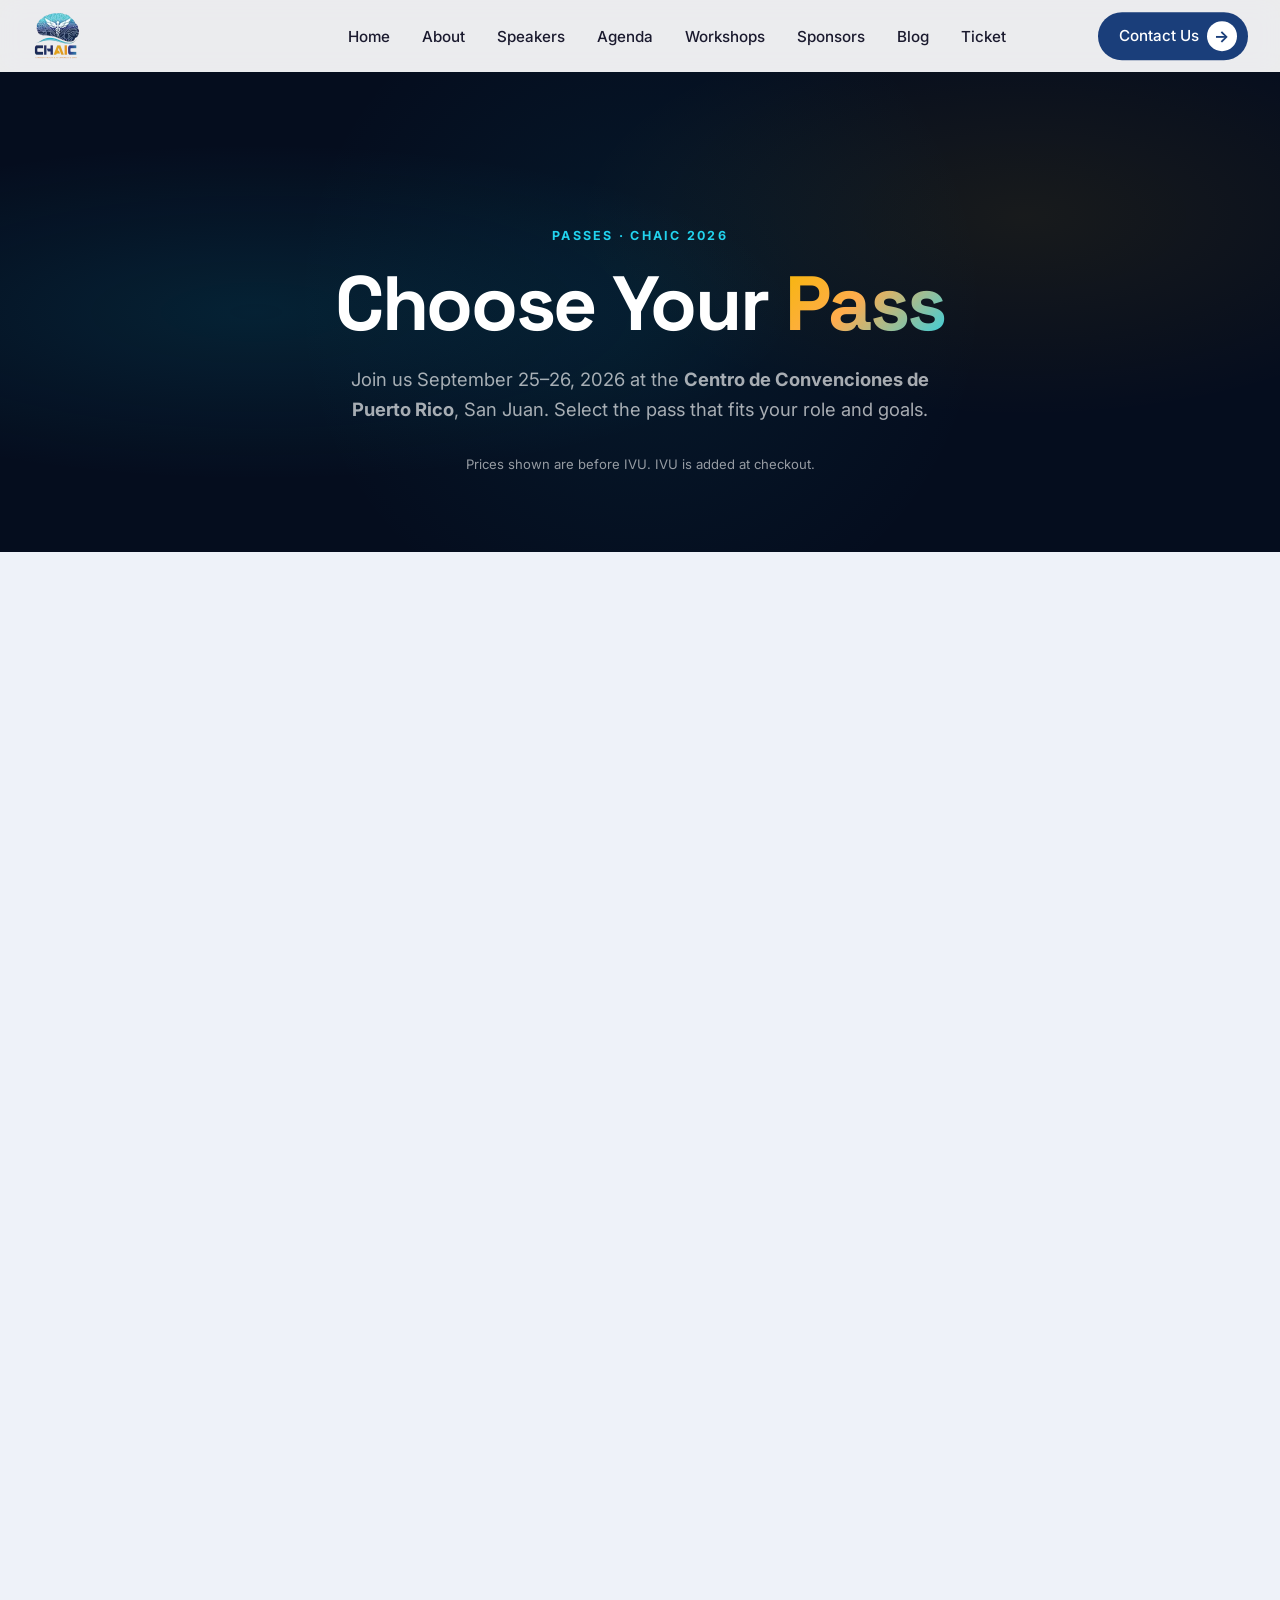
<file: tickets.html>
<!DOCTYPE html>
<html lang="en">
<head>
  <meta charset="UTF-8">
  <meta name="viewport" content="width=device-width, initial-scale=1.0">
  <title>Tickets — CHAIC 2026</title>
  <meta name="description" content="Choose your pass for the Caribbean Health AI Congress 2026 — September 25–26, 2026, San Juan, Puerto Rico. Students, clinicians, executives, and investors welcome.">
  <!-- Consent Mode defaults — must stay above Google Tag Manager -->
  <script src="consent.js"></script>
  <!-- Google Tag Manager -->
  <script>(function(w,d,s,l,i){w[l]=w[l]||[];w[l].push({'gtm.start':
  new Date().getTime(),event:'gtm.js'});var f=d.getElementsByTagName(s)[0],
  j=d.createElement(s),dl=l!='dataLayer'?'&l='+l:'';j.async=true;j.src=
  'https://www.googletagmanager.com/gtm.js?id='+i+dl;f.parentNode.insertBefore(j,f);
  })(window,document,'script','dataLayer','GTM-TDJXRP72');</script>
  <!-- End Google Tag Manager -->
  <link rel="preconnect" href="https://fonts.googleapis.com">
  <link rel="preconnect" href="https://fonts.gstatic.com" crossorigin>
  <link href="https://fonts.googleapis.com/css2?family=Inter:wght@400;500;600;700;800;900&family=Space+Grotesk:wght@400;500;600;700&display=swap" rel="stylesheet">
  <script src="promotion.js"></script>
  <link rel="stylesheet" href="styles.css">
  <link rel="icon" type="image/png" sizes="96x96" href="images/favicon-96x96.png">
  <link rel="shortcut icon" href="images/favicon.ico">
  <link rel="apple-touch-icon" sizes="180x180" href="images/apple-touch-icon.png">
  <link rel="manifest" href="images/site.webmanifest">
</head>
<body class="tickets-page-body">

  <aside class="early-bird-banner promotion-only" aria-label="Early-bird ticket offer">
    <div class="early-bird-banner-inner">
      <div class="early-bird-banner-message">
        <span class="early-bird-banner-kicker">Early-bird pricing ends July 31</span>
        <span class="early-bird-banner-detail">Save up to $300—secure your pass before prices increase.</span>
      </div>
      <div class="early-bird-countdown" data-early-bird-countdown aria-hidden="true">
        <span class="early-bird-countdown-unit"><strong data-promo-days>00</strong><small>Days</small></span>
        <span class="early-bird-countdown-separator">:</span>
        <span class="early-bird-countdown-unit"><strong data-promo-hours>00</strong><small>Hrs</small></span>
        <span class="early-bird-countdown-separator">:</span>
        <span class="early-bird-countdown-unit"><strong data-promo-minutes>00</strong><small>Min</small></span>
        <span class="early-bird-countdown-separator">:</span>
        <span class="early-bird-countdown-unit"><strong data-promo-seconds>00</strong><small>Sec</small></span>
      </div>
      <a href="tickets.html#passes" class="early-bird-banner-cta" data-early-bird-cta>
        Get Early-Bird Price <span aria-hidden="true">&#8594;</span>
      </a>
    </div>
  </aside>

  <!-- Shared navbar -->
  <script src="nav.js"></script>

  <!-- Hero -->
  <section class="tickets-page-hero">
    <div class="tickets-page-hero-glow" aria-hidden="true"></div>
    <div class="tickets-page-container">
      <span class="tickets-page-eyebrow page-enter" style="--enter-order: 0">Passes &middot; CHAIC 2026</span>
      <h1 class="tickets-page-title page-enter" style="--enter-order: 1">Choose Your <span class="tickets-title-accent">Pass</span></h1>
      <p class="tickets-page-subtitle page-enter" style="--enter-order: 2">Join us September 25–26, 2026 at the <strong>Centro de Convenciones de Puerto Rico</strong>, San Juan. Select the pass that fits your role and goals.</p>
      <div class="tickets-early-bird-note promotion-only page-enter" style="--enter-order: 3">
        <svg width="16" height="16" viewBox="0 0 24 24" fill="none" stroke="currentColor" stroke-width="2" stroke-linecap="round" stroke-linejoin="round" aria-hidden="true"><circle cx="12" cy="12" r="10"/><path d="M12 6v6l4 2"/></svg>
        Early-bird pricing ends <strong>July 31, 2026</strong> — save up to $300
      </div>
      <p class="tickets-price-note page-enter" style="--enter-order: 4">Prices shown are before IVU. IVU is added at checkout.</p>
    </div>
  </section>

  <!-- Pass Cards -->
  <section id="passes" class="section section-light tickets-cards-section">
    <div class="container">
      <div class="section-header reveal">
        <span class="section-eyebrow">Pass Options</span>
        <h2 class="section-title">Find the Right Fit</h2>
        <p class="section-desc">Every pass includes full event access. Choose the level that matches your goals — from students exploring health AI to executives shaping its future.</p>
      </div>

      <div class="ticket-grid ticket-grid-full">

        <!-- Students Pass -->
        <div class="ticket-card reveal">
          <div class="ticket-badge ticket-badge--approval">Requires Approval</div>
          <div class="ticket-type">Students Pass</div>
          <div class="ticket-price"><span data-early-price="$99" data-regular-price="$249">$249</span> <span class="ticket-price-tax">+ IVU</span></div>
          <p class="ticket-desc">Launch your health-AI career — knowledge, access, and professional signal. For medical students and residents ready to lead the next generation of healthcare AI. Student ID is required.</p>
          <div class="ticket-bestfor">
            <span class="ticket-bestfor-label">Best for</span>
            Medical students &amp; residents
          </div>
          <div class="ticket-pricing-note promotion-only">Early bird &middot; Regular <s>$249</s> &middot; Ends July 31, 2026</div>
          <div class="ticket-features-divider">
            <span>What's included</span>
          </div>
          <ul class="ticket-features">
            <li>Lunch both days</li>
            <li>Full 2-day access — all keynotes &amp; panels in the main hall</li>
            <li>ABAIM AI Primer course</li>
            <li>Exhibit hall — meet health AI companies &amp; startups</li>
            <li>Startup pitch competition — watch live or apply to pitch your own idea</li>
            <li>Day 1 Congress program</li>
          </ul>
          <div class="ticket-features-divider ticket-features-divider--not">
            <span>Not included</span>
          </div>
          <ul class="ticket-features ticket-features--not">
            <li>Workshops</li>
            <li>ABAIM certification (course earns credit toward it)</li>
            <li>VIP lounge · Cocktail reception</li>
          </ul>
          <p class="ticket-note">Valid student ID required at check-in. Medical students &amp; residents only.</p>
          <a href="https://lu.ma/oollgim4" class="btn-ticket luma-checkout--button" data-luma-action="checkout" data-luma-event-id="evt-fLWU47cvAQBa6a1">Register Now</a>
        </div>

        <!-- Congress Pass -->
        <div class="ticket-card reveal">
          <div class="ticket-type">Congress Pass</div>
          <div class="ticket-price"><span data-early-price="$249" data-regular-price="$499">$499</span> <span class="ticket-price-tax">+ IVU</span></div>
          <p class="ticket-desc">The complete congress experience — everything you need to learn, connect, and put healthcare AI into practice.</p>
          <div class="ticket-bestfor">
            <span class="ticket-bestfor-label">Best for</span>
            Clinicians &middot; Nurses &middot; Healthcare professionals &middot; Academic faculty &middot; Hospital staff
          </div>
          <div class="ticket-pricing-note promotion-only">Early bird &middot; Regular <s>$499</s> &middot; Ends July 31, 2026</div>
          <div class="ticket-features-divider">
            <span>What's included</span>
          </div>
          <ul class="ticket-features">
            <li>Full 2-day access — all keynotes, panels &amp; case studies across all 5 tracks</li>
            <li>Exhibit hall access</li>
            <li>Startup pitch competition</li>
            <li>Day 1 cocktail reception</li>
            <li>Congress program &amp; digital materials post-event</li>
          </ul>
          <div class="ticket-features-divider ticket-features-divider--not">
            <span>Not included</span>
          </div>
          <ul class="ticket-features ticket-features--not">
            <li>ABAIM certification (course earns credit toward it)</li>
            <li>Workshops (Mastery Pass &amp; Founders Circle only)</li>
            <li>VIP lounge &middot; Speaker meet-and-greet</li>
          </ul>
          <a href="https://lu.ma/oollgim4" class="btn-ticket luma-checkout--button" data-luma-action="checkout" data-luma-event-id="evt-fLWU47cvAQBa6a1">Register Now</a>
        </div>

        <!-- Mastery Pass (featured) -->
        <div class="ticket-card featured reveal">
          <div class="ticket-badge">Most Popular</div>
          <div class="ticket-type">Mastery Pass</div>
          <div class="ticket-price"><span data-early-price="$499" data-regular-price="$799">$799</span> <span class="ticket-price-tax">+ IVU</span></div>
          <p class="ticket-desc">For the clinician who wants to leave CHAIC with new skills, certification credit, and the tools to implement AI on Monday morning.</p>
          <div class="ticket-bestfor">
            <span class="ticket-bestfor-label">Best for</span>
            Clinicians &middot; Physicians &middot; Healthcare professionals seeking ABAIM certification
          </div>
          <div class="ticket-pricing-note promotion-only">Early bird &middot; Regular <s>$799</s> &middot; Ends July 31, 2026 &middot; <strong>Save $300</strong></div>
          <div class="ticket-features-divider">
            <span>What's included</span>
          </div>
          <ul class="ticket-features">
            <li>Everything in Congress Pass, plus</li>
            <li>ABAIM AI Primer — Dr. Anthony Chang's 3.5-hr course, the first ever offered in the Caribbean. Earns credit toward ABAIM certification, recognized in 50+ countries</li>
            <li>One workshop of your choice</li>
            <li>Digital speaker slide decks delivered within 72 hours after the event</li>
          </ul>
          <div class="ticket-features-divider ticket-features-divider--not">
            <span>Not included</span>
          </div>
          <ul class="ticket-features ticket-features--not">
            <li>VIP lounge &middot; VIP dinner</li>
            <li>Speaker meet-and-greet</li>
            <li>VIP Pass exclusive reception</li>
            <li>ABAIM certification (course earns credit toward it)</li>
          </ul>
          <a href="https://lu.ma/oollgim4" class="btn-ticket luma-checkout--button" data-luma-action="checkout" data-luma-event-id="evt-fLWU47cvAQBa6a1">Register Now</a>
        </div>

        <!-- Founders Circle VIP -->
        <div class="ticket-card ticket-card--vip reveal">
          <div class="ticket-badge ticket-badge--vip">VIP</div>
          <div class="ticket-type">Founders Circle</div>
          <div class="ticket-price">$1,499 <span class="ticket-price-tax">+ IVU</span></div>
          <p class="ticket-desc">The full CHAIC experience for leaders, executives, and investors shaping the future of health AI in the Caribbean and Latin America.</p>
          <div class="ticket-bestfor">
            <span class="ticket-bestfor-label">Best for</span>
            Hospital executives &middot; Investors &middot; Physicians in leadership &middot; Entrepreneurs &middot; Sponsors
          </div>
          <div class="ticket-features-divider">
            <span>What's included</span>
          </div>
          <ul class="ticket-features">
            <li>Everything in Congress Pass, plus</li>
            <li>ABAIM AI Primer — Dr. Anthony Chang's 3.5-hr course, earning credit toward ABAIM certification</li>
            <li>All sessions included — no choosing, every session is yours</li>
            <li>VIP lounge access all day, both days — private space with dedicated staff</li>
            <li>Premier meet-and-greet after each keynote session</li>
            <li>VIP welcome dinner Sept 24 — intimate dinner with speakers &amp; sponsors (80 guests max)</li>
            <li>Front-row reserved seating at all keynotes</li>
            <li>Judge seat at the startup pitch competition</li>
            <li>Name listed in the official congress program</li>
            <li>Premium welcome kit, curated (not generic)</li>
            <li>Closing VIP reception Sept 26 — Founders Pass holders &amp; speakers only</li>
            <li>Open Founders community — private network &amp; early CHAIC 2027 access</li>
          </ul>
          <div class="ticket-features-divider ticket-features-divider--not">
            <span>Not included</span>
          </div>
          <ul class="ticket-features ticket-features--not">
            <li>ABAIM certification (course earns credit toward it)</li>
          </ul>
          <a href="https://lu.ma/oollgim4" class="btn-ticket luma-checkout--button" data-luma-action="checkout" data-luma-event-id="evt-fLWU47cvAQBa6a1">Register Now</a>
        </div>

      </div>
    </div>
  </section>

  <!-- Comparison Table -->
  <section class="section section-dark tickets-compare-section">
    <div class="container">
      <div class="section-header reveal">
        <span class="section-eyebrow">Comparison</span>
        <h2 class="section-title" style="color:#fff;">Compare at a Glance</h2>
        <p class="section-desc" style="color:rgba(255,255,255,0.65);">See exactly what each pass includes before you commit.</p>
      </div>
      <div class="compare-wrap reveal reveal--fade">
        <table class="compare-table">
          <thead>
            <tr>
              <th class="compare-feature-col">Feature</th>
              <th>
                <div class="compare-pass-name">Students</div>
                <div class="compare-pass-price"><span data-early-price="$99" data-regular-price="$249">$249</span> <span class="compare-pass-tax">+ IVU</span></div>
              </th>
              <th>
                <div class="compare-pass-name">Congress</div>
                <div class="compare-pass-price"><span data-early-price="$249" data-regular-price="$499">$499</span> <span class="compare-pass-tax">+ IVU</span></div>
              </th>
              <th class="compare-col-featured">
                <div class="compare-pass-badge">Most Popular</div>
                <div class="compare-pass-name">Mastery</div>
                <div class="compare-pass-price"><span data-early-price="$499" data-regular-price="$799">$799</span> <span class="compare-pass-tax">+ IVU</span></div>
              </th>
              <th class="compare-col-vip">
                <div class="compare-pass-badge compare-pass-badge--vip">VIP</div>
                <div class="compare-pass-name">Founders Circle</div>
                <div class="compare-pass-price">$1,499 <span class="compare-pass-tax">+ IVU</span></div>
              </th>
            </tr>
          </thead>
          <tbody>
            <tr>
              <td class="compare-feature-col">Full 2-day access</td>
              <td><span class="compare-check" aria-label="Included">✓</span></td>
              <td><span class="compare-check" aria-label="Included">✓</span></td>
              <td class="compare-col-featured"><span class="compare-check" aria-label="Included">✓</span></td>
              <td class="compare-col-vip"><span class="compare-check" aria-label="Included">✓</span></td>
            </tr>
            <tr>
              <td class="compare-feature-col">All 5 tracks (case studies)</td>
              <td><span class="compare-dash" aria-label="Not included">–</span></td>
              <td><span class="compare-check" aria-label="Included">✓</span></td>
              <td class="compare-col-featured"><span class="compare-check" aria-label="Included">✓</span></td>
              <td class="compare-col-vip"><span class="compare-check" aria-label="Included">✓</span></td>
            </tr>
            <tr>
              <td class="compare-feature-col">Exhibit hall</td>
              <td><span class="compare-check" aria-label="Included">✓</span></td>
              <td><span class="compare-check" aria-label="Included">✓</span></td>
              <td class="compare-col-featured"><span class="compare-check" aria-label="Included">✓</span></td>
              <td class="compare-col-vip"><span class="compare-check" aria-label="Included">✓</span></td>
            </tr>
            <tr>
              <td class="compare-feature-col">Startup pitch competition</td>
              <td><span class="compare-check" aria-label="Included">✓</span></td>
              <td><span class="compare-check" aria-label="Included">✓</span></td>
              <td class="compare-col-featured"><span class="compare-check" aria-label="Included">✓</span></td>
              <td class="compare-col-vip"><span class="compare-check" aria-label="Included">✓</span></td>
            </tr>
            <tr>
              <td class="compare-feature-col">Day 1 cocktail reception</td>
              <td><span class="compare-dash" aria-label="Not included">–</span></td>
              <td><span class="compare-check" aria-label="Included">✓</span></td>
              <td class="compare-col-featured"><span class="compare-check" aria-label="Included">✓</span></td>
              <td class="compare-col-vip"><span class="compare-check" aria-label="Included">✓</span></td>
            </tr>
            <tr>
              <td class="compare-feature-col">Lunch both days</td>
              <td><span class="compare-check" aria-label="Included">✓</span></td>
              <td><span class="compare-check" aria-label="Included">✓</span></td>
              <td class="compare-col-featured"><span class="compare-check" aria-label="Included">✓</span></td>
              <td class="compare-col-vip"><span class="compare-check" aria-label="Included">✓</span></td>
            </tr>
            <tr>
              <td class="compare-feature-col">Digital materials post-event</td>
              <td><span class="compare-dash" aria-label="Not included">–</span></td>
              <td><span class="compare-check" aria-label="Included">✓</span></td>
              <td class="compare-col-featured"><span class="compare-check" aria-label="Included">✓</span></td>
              <td class="compare-col-vip"><span class="compare-check" aria-label="Included">✓</span></td>
            </tr>
            <tr>
              <td class="compare-feature-col">ABAIM AI Primer (Dr. Chang's course)</td>
              <td><span class="compare-check" aria-label="Included">✓</span></td>
              <td><span class="compare-dash" aria-label="Not included">–</span></td>
              <td class="compare-col-featured"><span class="compare-check" aria-label="Included">✓</span></td>
              <td class="compare-col-vip"><span class="compare-check" aria-label="Included">✓</span></td>
            </tr>
            <tr>
              <td class="compare-feature-col">Workshop</td>
              <td><span class="compare-dash" aria-label="Not included">–</span></td>
              <td><span class="compare-dash" aria-label="Not included">–</span></td>
              <td class="compare-col-featured"><span class="compare-label" aria-label="One included">1 included</span></td>
              <td class="compare-col-vip"><span class="compare-label compare-label--vip" aria-label="All included">All included</span></td>
            </tr>
            <tr>
              <td class="compare-feature-col">Digital slide decks (72 hr)</td>
              <td><span class="compare-dash" aria-label="Not included">–</span></td>
              <td><span class="compare-dash" aria-label="Not included">–</span></td>
              <td class="compare-col-featured"><span class="compare-check" aria-label="Included">✓</span></td>
              <td class="compare-col-vip"><span class="compare-check" aria-label="Included">✓</span></td>
            </tr>
            <tr>
              <td class="compare-feature-col">VIP lounge access</td>
              <td><span class="compare-dash" aria-label="Not included">–</span></td>
              <td><span class="compare-dash" aria-label="Not included">–</span></td>
              <td class="compare-col-featured"><span class="compare-dash" aria-label="Not included">–</span></td>
              <td class="compare-col-vip"><span class="compare-check" aria-label="Included">✓</span></td>
            </tr>
            <tr>
              <td class="compare-feature-col">Speaker meet-and-greet</td>
              <td><span class="compare-dash" aria-label="Not included">–</span></td>
              <td><span class="compare-dash" aria-label="Not included">–</span></td>
              <td class="compare-col-featured"><span class="compare-dash" aria-label="Not included">–</span></td>
              <td class="compare-col-vip"><span class="compare-check" aria-label="Included">✓</span></td>
            </tr>
            <tr>
              <td class="compare-feature-col">VIP welcome dinner (Sept 24)</td>
              <td><span class="compare-dash" aria-label="Not included">–</span></td>
              <td><span class="compare-dash" aria-label="Not included">–</span></td>
              <td class="compare-col-featured"><span class="compare-dash" aria-label="Not included">–</span></td>
              <td class="compare-col-vip"><span class="compare-check" aria-label="Included">✓</span></td>
            </tr>
            <tr>
              <td class="compare-feature-col">Front-row reserved seating</td>
              <td><span class="compare-dash" aria-label="Not included">–</span></td>
              <td><span class="compare-dash" aria-label="Not included">–</span></td>
              <td class="compare-col-featured"><span class="compare-dash" aria-label="Not included">–</span></td>
              <td class="compare-col-vip"><span class="compare-check" aria-label="Included">✓</span></td>
            </tr>
            <tr>
              <td class="compare-feature-col">Name in official program</td>
              <td><span class="compare-dash" aria-label="Not included">–</span></td>
              <td><span class="compare-dash" aria-label="Not included">–</span></td>
              <td class="compare-col-featured"><span class="compare-dash" aria-label="Not included">–</span></td>
              <td class="compare-col-vip"><span class="compare-check" aria-label="Included">✓</span></td>
            </tr>
            <tr>
              <td class="compare-feature-col">Closing VIP reception (Sept 26)</td>
              <td><span class="compare-dash" aria-label="Not included">–</span></td>
              <td><span class="compare-dash" aria-label="Not included">–</span></td>
              <td class="compare-col-featured"><span class="compare-dash" aria-label="Not included">–</span></td>
              <td class="compare-col-vip"><span class="compare-check" aria-label="Included">✓</span></td>
            </tr>
            <tr>
              <td class="compare-feature-col">Founders community (CHAIC 2027)</td>
              <td><span class="compare-dash" aria-label="Not included">–</span></td>
              <td><span class="compare-dash" aria-label="Not included">–</span></td>
              <td class="compare-col-featured"><span class="compare-dash" aria-label="Not included">–</span></td>
              <td class="compare-col-vip"><span class="compare-check" aria-label="Included">✓</span></td>
            </tr>
            <tr class="compare-cta-row">
              <td class="compare-feature-col"></td>
              <td><a href="https://lu.ma/oollgim4" class="btn-ticket compare-btn luma-checkout--button" data-luma-action="checkout" data-luma-event-id="evt-fLWU47cvAQBa6a1">Register</a></td>
              <td><a href="https://lu.ma/oollgim4" class="btn-ticket compare-btn luma-checkout--button" data-luma-action="checkout" data-luma-event-id="evt-fLWU47cvAQBa6a1">Register</a></td>
              <td class="compare-col-featured"><a href="https://lu.ma/oollgim4" class="btn-ticket compare-btn compare-btn--featured luma-checkout--button" data-luma-action="checkout" data-luma-event-id="evt-fLWU47cvAQBa6a1">Register</a></td>
              <td class="compare-col-vip"><a href="https://lu.ma/oollgim4" class="btn-ticket compare-btn compare-btn--vip luma-checkout--button" data-luma-action="checkout" data-luma-event-id="evt-fLWU47cvAQBa6a1">Register</a></td>
            </tr>
          </tbody>
        </table>
      </div>
    </div>
  </section>

  <!-- Footer -->
  <footer class="footer" id="contact">
    <div class="footer-grid">
      <div class="footer-brand">
        <img src="images/logos/chaic-icon-3.webp" alt="CHAIC" class="footer-logo" loading="lazy" decoding="async">
        <p class="footer-tagline">Caribbean Health AI Congress · September 25–26, 2026 · Centro de Convenciones de Puerto Rico, San Juan. Where clinicians, researchers, and AI leaders shape the future of healthcare.</p>
        <div class="footer-socials" aria-label="Social media">
          <a href="#" class="footer-social" aria-label="LinkedIn">
            <svg viewBox="0 0 24 24" fill="currentColor"><path d="M20.45 20.45h-3.55v-5.57c0-1.33-.03-3.04-1.85-3.04-1.85 0-2.14 1.45-2.14 2.94v5.67H9.36V9h3.4v1.56h.05c.47-.9 1.63-1.85 3.36-1.85 3.6 0 4.27 2.37 4.27 5.45v6.29zM5.34 7.43a2.06 2.06 0 1 1 0-4.12 2.06 2.06 0 0 1 0 4.12zM7.12 20.45H3.55V9h3.57v11.45zM22.22 0H1.77C.79 0 0 .77 0 1.72v20.56C0 23.23.79 24 1.77 24h20.45c.98 0 1.78-.77 1.78-1.72V1.72C24 .77 23.2 0 22.22 0z"/></svg>
          </a>
          <a href="#" class="footer-social" aria-label="X (Twitter)">
            <svg viewBox="0 0 24 24" fill="currentColor"><path d="M18.244 2.25h3.308l-7.227 8.26 8.502 11.24H16.17l-5.214-6.817L4.99 21.75H1.68l7.73-8.835L1.254 2.25H8.08l4.713 6.231zm-1.161 17.52h1.833L7.084 4.126H5.117L17.083 19.77z"/></svg>
          </a>
          <a href="#" class="footer-social" aria-label="Instagram">
            <svg viewBox="0 0 24 24" fill="currentColor"><path d="M12 2.16c3.2 0 3.58.01 4.85.07 1.17.05 1.8.25 2.23.42.56.22.96.48 1.38.9.42.42.68.82.9 1.38.17.42.36 1.06.42 2.23.06 1.27.07 1.65.07 4.85s-.01 3.58-.07 4.85c-.05 1.17-.25 1.8-.42 2.23a3.71 3.71 0 0 1-.9 1.38 3.71 3.71 0 0 1-1.38.9c-.42.17-1.06.36-2.23.42-1.27.06-1.65.07-4.85.07s-3.58-.01-4.85-.07a6.79 6.79 0 0 1-2.23-.42 3.71 3.71 0 0 1-1.38-.9 3.71 3.71 0 0 1-.9-1.38c-.17-.42-.36-1.06-.42-2.23-.06-1.27-.07-1.65-.07-4.85s.01-3.58.07-4.85c.05-1.17.25-1.8.42-2.23.22-.56.48-.96.9-1.38.42-.42.82-.68 1.38-.9.42-.17 1.06-.36 2.23-.42C8.42 2.17 8.8 2.16 12 2.16M12 0C8.74 0 8.33.01 7.05.07 5.78.13 4.9.33 4.14.63a5.88 5.88 0 0 0-2.13 1.38A5.88 5.88 0 0 0 .63 4.14C.33 4.9.13 5.78.07 7.05.01 8.33 0 8.74 0 12s.01 3.67.07 4.95c.06 1.27.26 2.15.56 2.91a5.88 5.88 0 0 0 1.38 2.13 5.88 5.88 0 0 0 2.13 1.38c.76.3 1.64.5 2.91.56C8.33 23.99 8.74 24 12 24s3.67-.01 4.95-.07c1.27-.06 2.15-.26 2.91-.56a5.88 5.88 0 0 0 2.13-1.38 5.88 5.88 0 0 0 1.38-2.13c.3-.76.5-1.64.56-2.91.06-1.28.07-1.69.07-4.95s-.01-3.67-.07-4.95c-.06-1.27-.26-2.15-.56-2.91a5.88 5.88 0 0 0-1.38-2.13A5.88 5.88 0 0 0 19.86.63C19.1.33 18.22.13 16.95.07 15.67.01 15.26 0 12 0zm0 5.84a6.16 6.16 0 1 0 0 12.32 6.16 6.16 0 0 0 0-12.32zm0 10.16a4 4 0 1 1 0-8 4 4 0 0 1 0 8zm6.4-11.85a1.44 1.44 0 1 0 0 2.88 1.44 1.44 0 0 0 0-2.88z"/></svg>
          </a>
          <a href="#" class="footer-social" aria-label="YouTube">
            <svg viewBox="0 0 24 24" fill="currentColor"><path d="M23.5 6.2a3.02 3.02 0 0 0-2.13-2.14C19.5 3.55 12 3.55 12 3.55s-7.5 0-9.37.5A3.02 3.02 0 0 0 .5 6.2C0 8.06 0 12 0 12s0 3.94.5 5.8a3.02 3.02 0 0 0 2.13 2.14c1.87.51 9.37.51 9.37.51s7.5 0 9.37-.5a3.02 3.02 0 0 0 2.13-2.14c.5-1.87.5-5.8.5-5.8s0-3.95-.5-5.81zM9.6 15.6V8.4l6.27 3.6L9.6 15.6z"/></svg>
          </a>
        </div>
      </div>

      <div class="footer-col">
        <span class="footer-col-title">Explore</span>
        <a href="index.html#home">Home</a>
        <a href="index.html#about">About</a>
        <a href="speakers.html">Speakers</a>
        <a href="index.html#agenda">Agenda</a>
        <a href="workshops.html">Workshops</a>
        <a href="index.html#sponsors">Sponsors</a>
        <a href="tickets.html">Tickets</a>
      </div>

      <div class="footer-col">
        <span class="footer-col-title">Contact</span>
        <a href="mailto:info@chaicpr.com">info@chaicpr.com</a>
        <a href="mailto:info@chaicpr.com" data-sponsor-contact>Become a Sponsor
          <svg viewBox="0 0 24 24" fill="none" stroke="currentColor" stroke-width="2" stroke-linecap="round" stroke-linejoin="round"><path d="M7 17L17 7M7 7h10v10"/></svg>
        </a>
        <a href="mailto:info@chaicpr.com">Press inquiries</a>
      </div>
    </div>

    <div class="footer-bottom">
      <p class="footer-copy">© 2026 Caribbean Health AI Congress. All rights reserved.</p>
      <div class="footer-legal">
        <a href="#">Code of Conduct</a>
        <a href="privacy.html">Privacy</a>
      </div>
    </div>
  </footer>

  <!-- Scroll to top -->
  <button class="scroll-top" aria-label="Back to top">
    <svg viewBox="0 0 24 24" fill="none" stroke="currentColor" stroke-width="2.5" stroke-linecap="round" stroke-linejoin="round"><path d="M12 19V5M5 12l7-7 7 7"/></svg>
  </button>

  <script src="script.js"></script>
  <script id="luma-checkout" src="https://embed.lu.ma/checkout-button.js"></script>
</body>
</html>
</file>
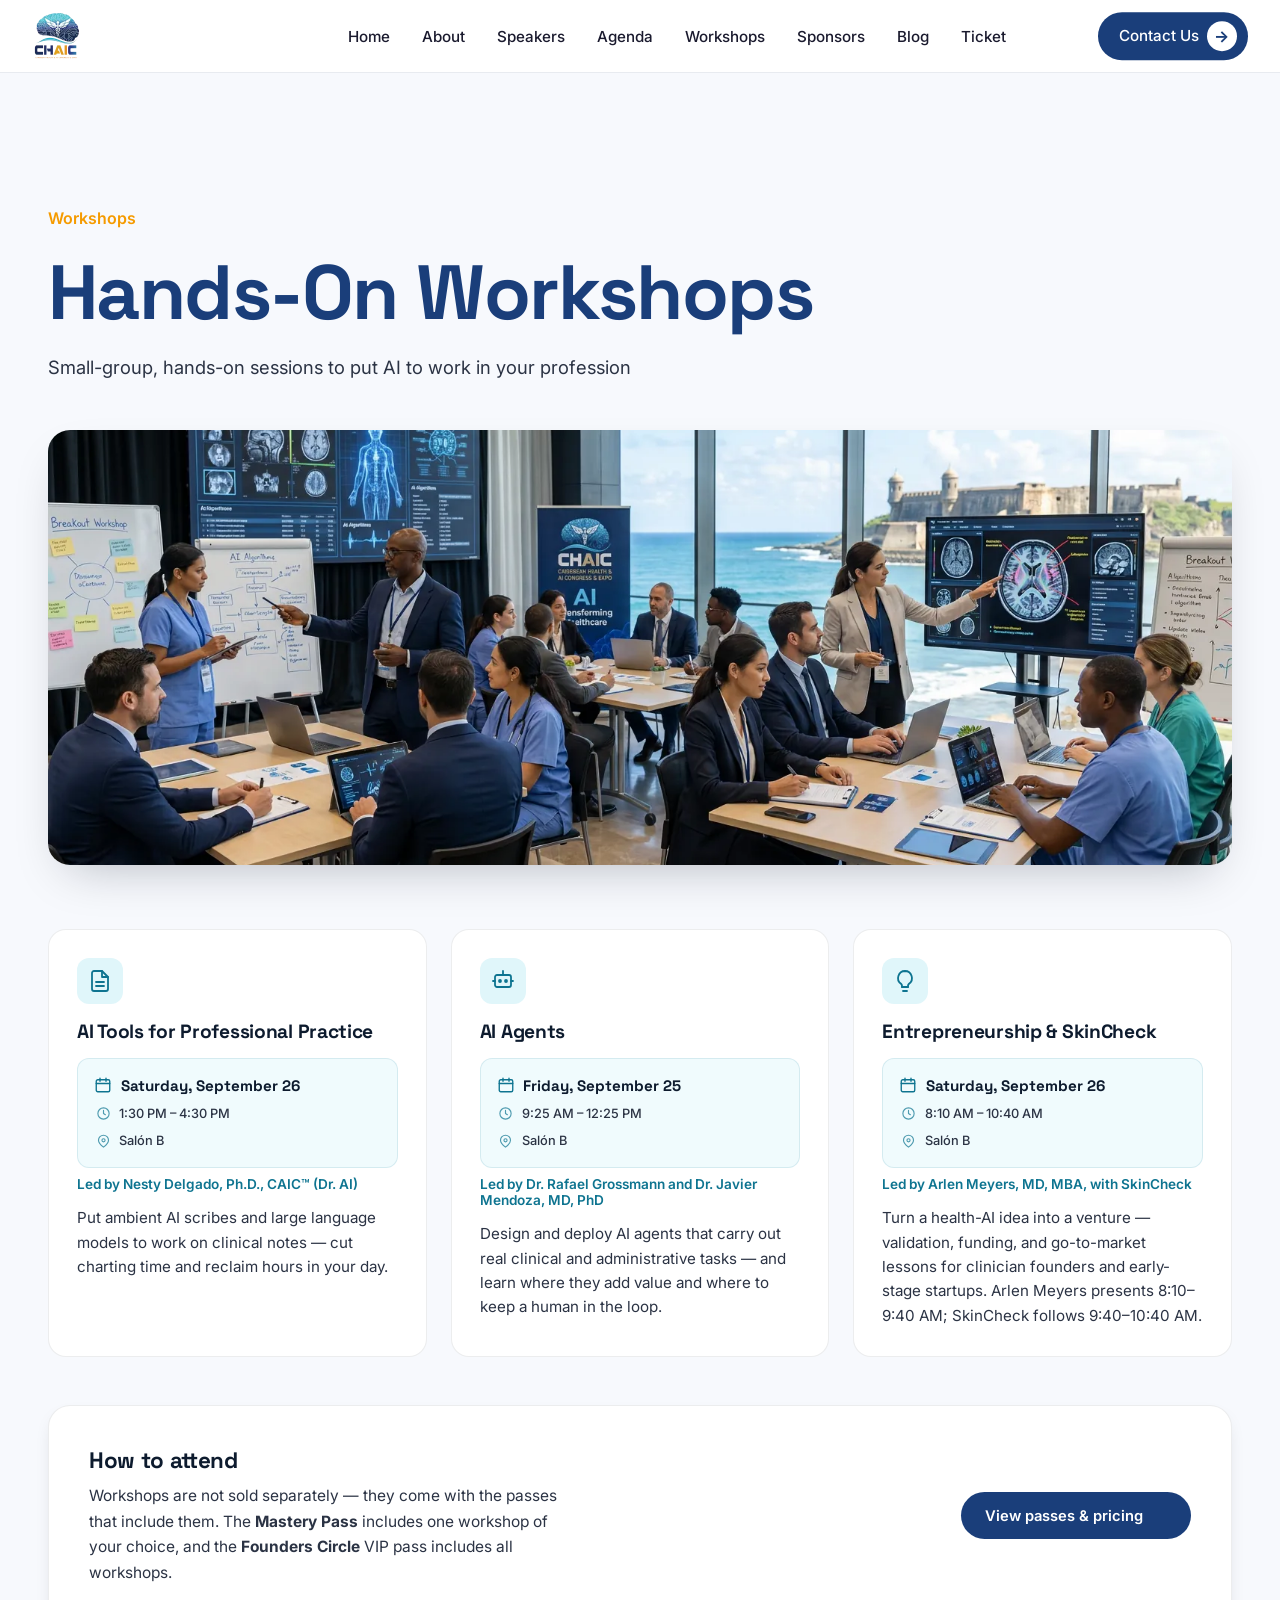
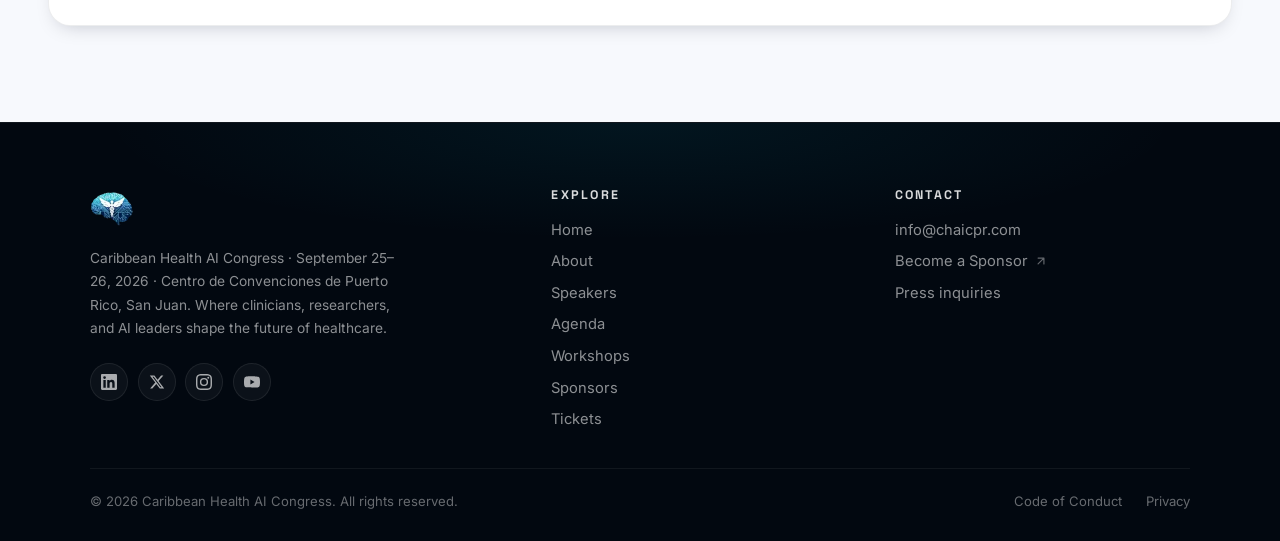
<file: workshops.html>
<!DOCTYPE html>
<html lang="en">
<head>
  <meta charset="UTF-8">
  <meta name="viewport" content="width=device-width, initial-scale=1.0">
  <title>Workshops — CHAIC 2026</title>
  <meta name="description" content="Explore hands-on AI workshops at the Caribbean Health AI Congress 2026. September 25–26, 2026, San Juan, Puerto Rico.">
  <!-- Consent Mode defaults — must stay above Google Tag Manager -->
  <script src="consent.js"></script>
  <!-- Google Tag Manager -->
  <script>(function(w,d,s,l,i){w[l]=w[l]||[];w[l].push({'gtm.start':
  new Date().getTime(),event:'gtm.js'});var f=d.getElementsByTagName(s)[0],
  j=d.createElement(s),dl=l!='dataLayer'?'&l='+l:'';j.async=true;j.src=
  'https://www.googletagmanager.com/gtm.js?id='+i+dl;f.parentNode.insertBefore(j,f);
  })(window,document,'script','dataLayer','GTM-TDJXRP72');</script>
  <!-- End Google Tag Manager -->
  <link rel="preconnect" href="https://fonts.googleapis.com">
  <link rel="preconnect" href="https://fonts.gstatic.com" crossorigin>
  <link href="https://fonts.googleapis.com/css2?family=Inter:wght@400;500;600;700;800;900&family=Space+Grotesk:wght@400;500;600;700&display=swap" rel="stylesheet">
  <script src="promotion.js"></script>
  <link rel="stylesheet" href="styles.css">
  <link rel="icon" type="image/png" sizes="96x96" href="images/favicon-96x96.png">
  <link rel="shortcut icon" href="images/favicon.ico">
  <link rel="apple-touch-icon" sizes="180x180" href="images/apple-touch-icon.png">
  <link rel="manifest" href="images/site.webmanifest">
</head>
<body class="speakers-page-body">

  <aside class="early-bird-banner promotion-only" aria-label="Early-bird ticket offer">
    <div class="early-bird-banner-inner">
      <div class="early-bird-banner-message">
        <span class="early-bird-banner-kicker">Early-bird pricing ends July 31</span>
        <span class="early-bird-banner-detail">Save up to $300—secure your pass before prices increase.</span>
      </div>
      <div class="early-bird-countdown" data-early-bird-countdown aria-hidden="true">
        <span class="early-bird-countdown-unit"><strong data-promo-days>00</strong><small>Days</small></span>
        <span class="early-bird-countdown-separator">:</span>
        <span class="early-bird-countdown-unit"><strong data-promo-hours>00</strong><small>Hrs</small></span>
        <span class="early-bird-countdown-separator">:</span>
        <span class="early-bird-countdown-unit"><strong data-promo-minutes>00</strong><small>Min</small></span>
        <span class="early-bird-countdown-separator">:</span>
        <span class="early-bird-countdown-unit"><strong data-promo-seconds>00</strong><small>Sec</small></span>
      </div>
      <a href="tickets.html#passes" class="early-bird-banner-cta" data-early-bird-cta>
        Get Early-Bird Price <span aria-hidden="true">&#8594;</span>
      </a>
    </div>
  </aside>

  <!-- Shared navbar -->
  <script src="nav.js"></script>

  <!-- Hero -->
  <section class="speakers-page-hero workshops-hero">
    <div class="speakers-page-container">
      <span class="speakers-page-eyebrow page-enter" style="--enter-order: 0">Workshops</span>
      <h1 class="speakers-page-title page-enter" style="--enter-order: 1">Hands-On Workshops</h1>
      <p class="workshops-lede page-enter" style="--enter-order: 2">Small-group, hands-on sessions to put AI to work in your profession</p>
    </div>
  </section>

  <!-- Banner -->
  <section class="workshops-banner-section">
    <div class="speakers-page-container">
      <figure class="workshops-banner reveal reveal--scale">
        <img src="images/assets/workshop-hero-image.webp" alt="Clinicians and healthcare leaders collaborating in a CHAIC hands-on AI workshop overlooking San Juan" loading="lazy" decoding="async">
      </figure>
    </div>
  </section>

  <!-- Workshop list -->
  <section class="workshops-list">
    <div class="speakers-page-container">
      <div class="workshops-grid reveal-grid">

        <article class="workshop-card">
          <div class="workshop-card-icon" aria-hidden="true">
            <svg viewBox="0 0 24 24" fill="none" stroke="currentColor" stroke-width="1.8" stroke-linecap="round" stroke-linejoin="round"><path d="M14 2H6a2 2 0 0 0-2 2v16a2 2 0 0 0 2 2h12a2 2 0 0 0 2-2V8z"/><polyline points="14 2 14 8 20 8"/><line x1="16" y1="13" x2="8" y2="13"/><line x1="16" y1="17" x2="8" y2="17"/></svg>
          </div>
          <h3 class="workshop-card-title">AI Tools for Professional Practice</h3>
          <div class="workshop-card-schedule">
            <div class="workshop-schedule-date">
              <svg viewBox="0 0 24 24" aria-hidden="true"><rect x="3" y="5" width="18" height="16" rx="2"/><path d="M16 3v4M8 3v4M3 10h18"/></svg>
              <time datetime="2026-09-26">Saturday, September 26</time>
            </div>
            <div class="workshop-schedule-detail">
              <svg viewBox="0 0 24 24" aria-hidden="true"><circle cx="12" cy="12" r="9"/><path d="M12 7v5l3 2"/></svg>
              <span><time datetime="2026-09-26T13:30-04:00">1:30 PM</time> – <time datetime="2026-09-26T16:30-04:00">4:30 PM</time></span>
            </div>
            <div class="workshop-schedule-detail">
              <svg viewBox="0 0 24 24" aria-hidden="true"><path d="M20 10c0 5-8 11-8 11S4 15 4 10a8 8 0 1 1 16 0Z"/><circle cx="12" cy="10" r="2.5"/></svg>
              <span>Salón B</span>
            </div>
          </div>
          <p class="workshop-card-facilitator">Led by Nesty Delgado, Ph.D., CAIC™️ (Dr. AI)</p>
          <p class="workshop-card-desc">Put ambient AI scribes and large language models to work on clinical notes — cut charting time and reclaim hours in your day.</p>
        </article>

        <article class="workshop-card">
          <div class="workshop-card-icon" aria-hidden="true">
            <svg viewBox="0 0 24 24" fill="none" stroke="currentColor" stroke-width="1.8" stroke-linecap="round" stroke-linejoin="round"><rect x="4" y="6" width="16" height="12" rx="2"/><path d="M12 2v4"/><circle cx="9" cy="12" r="1"/><circle cx="15" cy="12" r="1"/><path d="M2 12h2M20 12h2"/></svg>
          </div>
          <h3 class="workshop-card-title">AI Agents</h3>
          <div class="workshop-card-schedule">
            <div class="workshop-schedule-date">
              <svg viewBox="0 0 24 24" aria-hidden="true"><rect x="3" y="5" width="18" height="16" rx="2"/><path d="M16 3v4M8 3v4M3 10h18"/></svg>
              <time datetime="2026-09-25">Friday, September 25</time>
            </div>
            <div class="workshop-schedule-detail">
              <svg viewBox="0 0 24 24" aria-hidden="true"><circle cx="12" cy="12" r="9"/><path d="M12 7v5l3 2"/></svg>
              <span><time datetime="2026-09-25T09:25-04:00">9:25 AM</time> – <time datetime="2026-09-25T12:25-04:00">12:25 PM</time></span>
            </div>
            <div class="workshop-schedule-detail">
              <svg viewBox="0 0 24 24" aria-hidden="true"><path d="M20 10c0 5-8 11-8 11S4 15 4 10a8 8 0 1 1 16 0Z"/><circle cx="12" cy="10" r="2.5"/></svg>
              <span>Salón B</span>
            </div>
          </div>
          <p class="workshop-card-facilitator">Led by Dr. Rafael Grossmann and Dr. Javier Mendoza, MD, PhD</p>
          <p class="workshop-card-desc">Design and deploy AI agents that carry out real clinical and administrative tasks — and learn where they add value and where to keep a human in the loop.</p>
        </article>

        <article class="workshop-card">
          <div class="workshop-card-icon" aria-hidden="true">
            <svg viewBox="0 0 24 24" fill="none" stroke="currentColor" stroke-width="1.8" stroke-linecap="round" stroke-linejoin="round"><path d="M9 18h6"/><path d="M10 22h4"/><path d="M12 2a7 7 0 0 0-4 12.7c.6.5 1 1.3 1 2.1V18h6v-1.2c0-.8.4-1.6 1-2.1A7 7 0 0 0 12 2z"/></svg>
          </div>
          <h3 class="workshop-card-title">Entrepreneurship &amp; SkinCheck</h3>
          <div class="workshop-card-schedule">
            <div class="workshop-schedule-date">
              <svg viewBox="0 0 24 24" aria-hidden="true"><rect x="3" y="5" width="18" height="16" rx="2"/><path d="M16 3v4M8 3v4M3 10h18"/></svg>
              <time datetime="2026-09-26">Saturday, September 26</time>
            </div>
            <div class="workshop-schedule-detail">
              <svg viewBox="0 0 24 24" aria-hidden="true"><circle cx="12" cy="12" r="9"/><path d="M12 7v5l3 2"/></svg>
              <span><time datetime="2026-09-26T08:10-04:00">8:10 AM</time> – <time datetime="2026-09-26T10:40-04:00">10:40 AM</time></span>
            </div>
            <div class="workshop-schedule-detail">
              <svg viewBox="0 0 24 24" aria-hidden="true"><path d="M20 10c0 5-8 11-8 11S4 15 4 10a8 8 0 1 1 16 0Z"/><circle cx="12" cy="10" r="2.5"/></svg>
              <span>Salón B</span>
            </div>
          </div>
          <p class="workshop-card-facilitator">Led by Arlen Meyers, MD, MBA, with SkinCheck</p>
          <p class="workshop-card-desc">Turn a health-AI idea into a venture — validation, funding, and go-to-market lessons for clinician founders and early-stage startups. Arlen Meyers presents 8:10–9:40 AM; SkinCheck follows 9:40–10:40 AM.</p>
        </article>

      </div>

      <!-- How to attend -->
      <div class="workshops-access reveal">
        <div class="workshops-access-text">
          <h2 class="workshops-access-title">How to attend</h2>
          <p>Workshops are not sold separately — they come with the passes that include them. The <strong>Mastery Pass</strong> includes one workshop of your choice, and the <strong>Founders Circle</strong> VIP pass includes all workshops.</p>
        </div>
        <a href="tickets.html" class="btn-ticket">View passes &amp; pricing</a>
      </div>
    </div>
  </section>

  <!-- Footer -->
  <footer class="footer" id="contact">
    <div class="footer-grid">
      <div class="footer-brand">
        <img src="images/logos/chaic-icon-3.webp" alt="CHAIC" class="footer-logo" loading="lazy" decoding="async">
        <p class="footer-tagline">Caribbean Health AI Congress · September 25–26, 2026 · Centro de Convenciones de Puerto Rico, San Juan. Where clinicians, researchers, and AI leaders shape the future of healthcare.</p>
        <div class="footer-socials" aria-label="Social media">
          <a href="#" class="footer-social" aria-label="LinkedIn">
            <svg viewBox="0 0 24 24" fill="currentColor"><path d="M20.45 20.45h-3.55v-5.57c0-1.33-.03-3.04-1.85-3.04-1.85 0-2.14 1.45-2.14 2.94v5.67H9.36V9h3.4v1.56h.05c.47-.9 1.63-1.85 3.36-1.85 3.6 0 4.27 2.37 4.27 5.45v6.29zM5.34 7.43a2.06 2.06 0 1 1 0-4.12 2.06 2.06 0 0 1 0 4.12zM7.12 20.45H3.55V9h3.57v11.45zM22.22 0H1.77C.79 0 0 .77 0 1.72v20.56C0 23.23.79 24 1.77 24h20.45c.98 0 1.78-.77 1.78-1.72V1.72C24 .77 23.2 0 22.22 0z"/></svg>
          </a>
          <a href="#" class="footer-social" aria-label="X (Twitter)">
            <svg viewBox="0 0 24 24" fill="currentColor"><path d="M18.244 2.25h3.308l-7.227 8.26 8.502 11.24H16.17l-5.214-6.817L4.99 21.75H1.68l7.73-8.835L1.254 2.25H8.08l4.713 6.231zm-1.161 17.52h1.833L7.084 4.126H5.117L17.083 19.77z"/></svg>
          </a>
          <a href="#" class="footer-social" aria-label="Instagram">
            <svg viewBox="0 0 24 24" fill="currentColor"><path d="M12 2.16c3.2 0 3.58.01 4.85.07 1.17.05 1.8.25 2.23.42.56.22.96.48 1.38.9.42.42.68.82.9 1.38.17.42.36 1.06.42 2.23.06 1.27.07 1.65.07 4.85s-.01 3.58-.07 4.85c-.05 1.17-.25 1.8-.42 2.23a3.71 3.71 0 0 1-.9 1.38 3.71 3.71 0 0 1-1.38.9c-.42.17-1.06.36-2.23.42-1.27.06-1.65.07-4.85.07s-3.58-.01-4.85-.07a6.79 6.79 0 0 1-2.23-.42 3.71 3.71 0 0 1-1.38-.9 3.71 3.71 0 0 1-.9-1.38c-.17-.42-.36-1.06-.42-2.23-.06-1.27-.07-1.65-.07-4.85s.01-3.58.07-4.85c.05-1.17.25-1.8.42-2.23.22-.56.48-.96.9-1.38.42-.42.82-.68 1.38-.9.42-.17 1.06-.36 2.23-.42C8.42 2.17 8.8 2.16 12 2.16M12 0C8.74 0 8.33.01 7.05.07 5.78.13 4.9.33 4.14.63a5.88 5.88 0 0 0-2.13 1.38A5.88 5.88 0 0 0 .63 4.14C.33 4.9.13 5.78.07 7.05.01 8.33 0 8.74 0 12s.01 3.67.07 4.95c.06 1.27.26 2.15.56 2.91a5.88 5.88 0 0 0 1.38 2.13 5.88 5.88 0 0 0 2.13 1.38c.76.3 1.64.5 2.91.56C8.33 23.99 8.74 24 12 24s3.67-.01 4.95-.07c1.27-.06 2.15-.26 2.91-.56a5.88 5.88 0 0 0 2.13-1.38 5.88 5.88 0 0 0 1.38-2.13c.3-.76.5-1.64.56-2.91.06-1.28.07-1.69.07-4.95s-.01-3.67-.07-4.95c-.06-1.27-.26-2.15-.56-2.91a5.88 5.88 0 0 0-1.38-2.13A5.88 5.88 0 0 0 19.86.63C19.1.33 18.22.13 16.95.07 15.67.01 15.26 0 12 0zm0 5.84a6.16 6.16 0 1 0 0 12.32 6.16 6.16 0 0 0 0-12.32zm0 10.16a4 4 0 1 1 0-8 4 4 0 0 1 0 8zm6.4-11.85a1.44 1.44 0 1 0 0 2.88 1.44 1.44 0 0 0 0-2.88z"/></svg>
          </a>
          <a href="#" class="footer-social" aria-label="YouTube">
            <svg viewBox="0 0 24 24" fill="currentColor"><path d="M23.5 6.2a3.02 3.02 0 0 0-2.13-2.14C19.5 3.55 12 3.55 12 3.55s-7.5 0-9.37.5A3.02 3.02 0 0 0 .5 6.2C0 8.06 0 12 0 12s0 3.94.5 5.8a3.02 3.02 0 0 0 2.13 2.14c1.87.51 9.37.51 9.37.51s7.5 0 9.37-.5a3.02 3.02 0 0 0 2.13-2.14c.5-1.87.5-5.8.5-5.8s0-3.95-.5-5.81zM9.6 15.6V8.4l6.27 3.6L9.6 15.6z"/></svg>
          </a>
        </div>
      </div>

      <div class="footer-col">
        <span class="footer-col-title">Explore</span>
        <a href="index.html#home">Home</a>
        <a href="index.html#about">About</a>
        <a href="speakers.html">Speakers</a>
        <a href="index.html#agenda">Agenda</a>
        <a href="workshops.html">Workshops</a>
        <a href="index.html#sponsors">Sponsors</a>
        <a href="index.html#ticket">Tickets</a>
      </div>

      <div class="footer-col">
        <span class="footer-col-title">Contact</span>
        <a href="mailto:info@chaicpr.com">info@chaicpr.com</a>
        <a href="mailto:info@chaicpr.com" data-sponsor-contact>Become a Sponsor
          <svg viewBox="0 0 24 24" fill="none" stroke="currentColor" stroke-width="2" stroke-linecap="round" stroke-linejoin="round"><path d="M7 17L17 7M7 7h10v10"/></svg>
        </a>
        <a href="mailto:info@chaicpr.com">Press inquiries</a>
      </div>
    </div>

    <div class="footer-bottom">
      <p class="footer-copy">© 2026 Caribbean Health AI Congress. All rights reserved.</p>
      <div class="footer-legal">
        <a href="#">Code of Conduct</a>
        <a href="privacy.html">Privacy</a>
      </div>
    </div>
  </footer>

  <!-- Scroll to top -->
  <button class="scroll-top" aria-label="Back to top">
    <svg viewBox="0 0 24 24" fill="none" stroke="currentColor" stroke-width="2.5" stroke-linecap="round" stroke-linejoin="round"><path d="M12 19V5M5 12l7-7 7 7"/></svg>
  </button>

  <script src="script.js"></script>
</body>
</html>
</file>
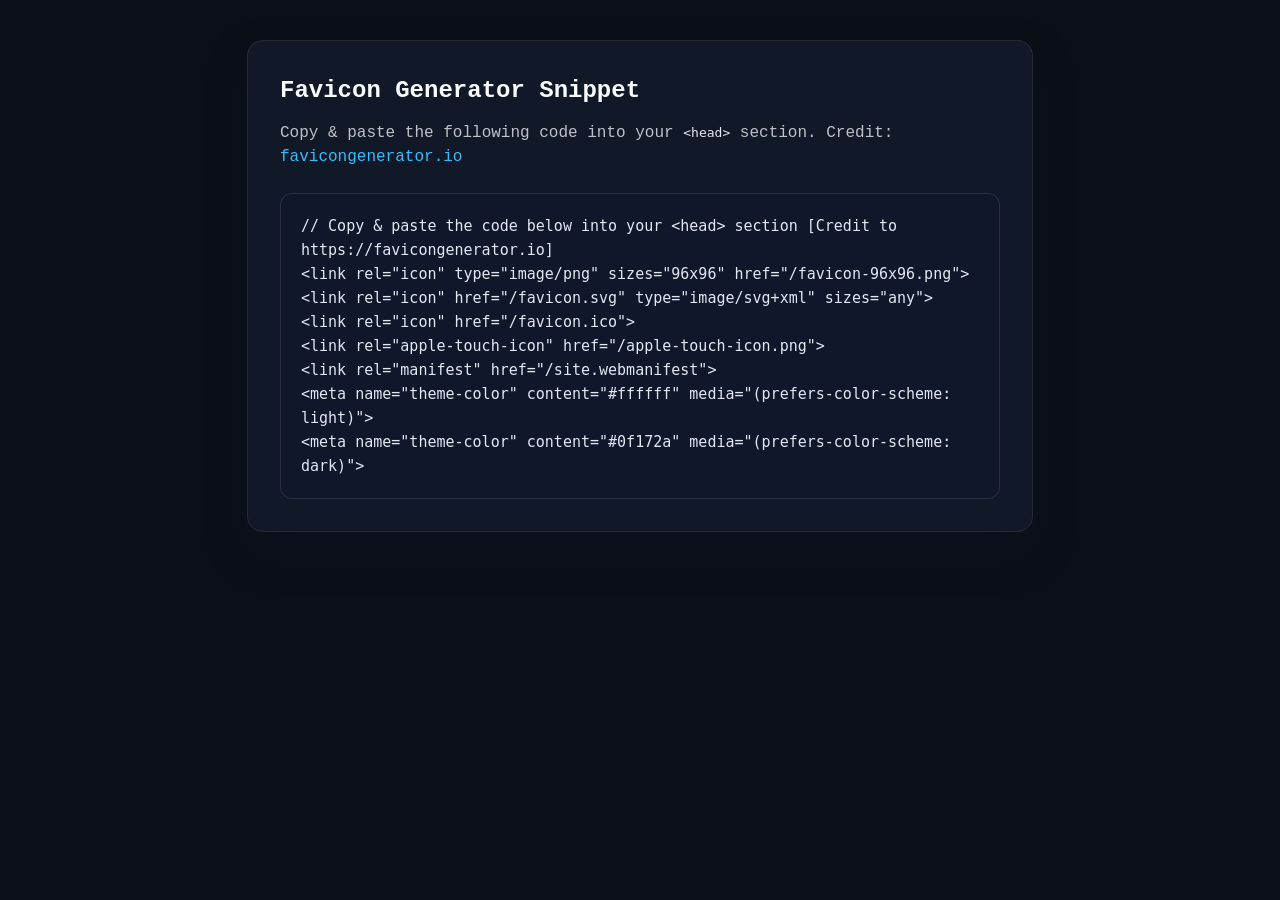
<file: images/favicon-code.html>
<!doctype html>
<html lang="en">
<head>
  <meta charset="utf-8">
  <title>Favicon Generator Snippet</title>
  <style>
    :root {
      font-family: ui-monospace, SFMono-Regular, Consolas, 'Liberation Mono', Menlo, monospace;
      background: #0b0f17;
      color: #f8fafc;
      line-height: 1.5;
    }
    body {
      margin: 0;
      padding: 2.5rem 1.25rem 3rem;
      display: flex;
      justify-content: center;
    }
    main {
      max-width: 720px;
      width: 100%;
      background: #111827;
      border: 1px solid rgba(248, 250, 252, 0.08);
      border-radius: 16px;
      padding: 2rem;
      box-shadow: 0 20px 40px rgba(15, 23, 42, 0.4);
    }
    h1 {
      margin: 0 0 0.75rem;
      font-size: 1.5rem;
      font-weight: 600;
    }
    p {
      margin: 0 0 1.5rem;
      color: rgba(248, 250, 252, 0.75);
    }
    pre {
      margin: 0;
      background: #0f172a;
      border-radius: 12px;
      padding: 1.25rem;
      border: 1px solid rgba(248, 250, 252, 0.1);
      overflow-x: auto;
      font-size: 0.9375rem;
      line-height: 1.6;
      white-space: pre-wrap;
    }
    code {
      color: #e2e8f0;
    }
    a {
      color: #38bdf8;
      text-decoration: none;
    }
    a:hover {
      text-decoration: underline;
    }
  </style>
</head>
<body>
  <main>
    <h1>Favicon Generator Snippet</h1>
    <p>Copy &amp; paste the following code into your <code>&lt;head&gt;</code> section. Credit: <a href="https://favicongenerator.io" target="_blank" rel="noopener noreferrer">favicongenerator.io</a></p>
    <pre><code>// Copy &amp; paste the code below into your &lt;head&gt; section [Credit to https://favicongenerator.io]
&lt;link rel=&quot;icon&quot; type=&quot;image/png&quot; sizes=&quot;96x96&quot; href=&quot;/favicon-96x96.png&quot;&gt;
&lt;link rel=&quot;icon&quot; href=&quot;/favicon.svg&quot; type=&quot;image/svg+xml&quot; sizes=&quot;any&quot;&gt;
&lt;link rel=&quot;icon&quot; href=&quot;/favicon.ico&quot;&gt;
&lt;link rel=&quot;apple-touch-icon&quot; href=&quot;/apple-touch-icon.png&quot;&gt;
&lt;link rel=&quot;manifest&quot; href=&quot;/site.webmanifest&quot;&gt;
&lt;meta name=&quot;theme-color&quot; content=&quot;#ffffff&quot; media=&quot;(prefers-color-scheme: light)&quot;&gt;
&lt;meta name=&quot;theme-color&quot; content=&quot;#0f172a&quot; media=&quot;(prefers-color-scheme: dark)&quot;&gt;
</code></pre>
  </main>
</body>
</html>
</file>
<file: styles.css>
/* ──────────────────────────────────────────────────────────
   CHAIC 2026 — refined design system
   ────────────────────────────────────────────────────────── */

*,
*::before,
*::after {
  box-sizing: border-box;
  margin: 0;
  padding: 0;
}

:root {
  /* Primary palette */
  --dark: #050d1e;
  --dark-2: #0a1628;
  --gold: #f59b00;
  --gold-2: #ff8b4d;
  --gold-hover: #e0a800;
  --silver: #c7ccd4;
  --silver-2: #e6ebf2;
  --silver-soft: rgba(199, 204, 212, 0.16);
  --navy-btn: #1a3e7a;
  --navy-btn-hover: #15326a;

  /* Caribbean teal accent */
  --accent: #06b6d4;
  --accent-2: #22d3ee;
  --accent-deep: #0e7490;

  /* Soft fills */
  --accent-soft: rgba(6, 182, 212, 0.12);
  --accent-softer: rgba(6, 182, 212, 0.06);
  --gold-soft: rgba(245, 184, 0, 0.14);
  --gold-softer: rgba(245, 184, 0, 0.06);

  /* Section backgrounds */
  --section-dark: #0d1b2e;
  --section-darker: #0d1117;
  --light-bg: #eef2f9;
  --light-bg-2: #f7f9fd;

  /* Text on light bg */
  --ink-1: #0d1b2e;
  --ink-2: #2b3344;
  --ink-3: #51607a;

  /* Shadows */
  --shadow-sm: 0 8px 20px -10px rgba(5, 13, 30, 0.25);
  --shadow-md: 0 20px 50px -20px rgba(5, 13, 30, 0.28);
  --shadow-lg: 0 30px 70px -20px rgba(5, 13, 30, 0.4);
  --shadow-glow-teal: 0 18px 48px -18px rgba(6, 182, 212, 0.45);
  --shadow-glow-gold: 0 18px 48px -18px rgba(245, 184, 0, 0.45);

  /* Gradients */
  --grad-headline: linear-gradient(
    135deg,
    #f5b800 0%,
    #ffac4d 45%,
    #22d3ee 100%
  );
  --grad-accent: linear-gradient(135deg, #06b6d4 0%, #0e7490 100%);
  --grad-gold-accent: linear-gradient(135deg, #f5b800 0%, #22d3ee 100%);
  --grad-card-border: linear-gradient(
    135deg,
    rgba(34, 211, 238, 0.5),
    rgba(245, 184, 0, 0.5) 50%,
    rgba(26, 62, 122, 0.5)
  );

  /* Layout */
  --nav-h: 72px;
  --font: "Inter", system-ui, -apple-system, sans-serif;
  --font-heading: "Space Grotesk", system-ui, -apple-system, sans-serif;
  --radius-sm: 10px;
  --radius-md: 16px;
  --radius-lg: 22px;
  --ease: cubic-bezier(0.22, 1, 0.36, 1);
  --motion-fast: 180ms;
  --motion-base: 320ms;
  --motion-slow: 520ms;
  --motion-stagger: 70ms;
  --motion-distance-sm: 10px;
  --motion-distance-md: 20px;
}

html {
  scroll-behavior: smooth;
  scroll-padding-top: calc(var(--nav-h) + 8px);
}

body {
  font-family: var(--font);
  background: var(--dark);
  color: #fff;
  -webkit-font-smoothing: antialiased;
  -moz-osx-font-smoothing: grayscale;
}

h1,
h2,
h3,
h4,
h5,
h6 {
  font-family: var(--font-heading);
  letter-spacing: -0.015em;
}

a {
  -webkit-tap-highlight-color: transparent;
}

/* Cross-document navigation — progressive enhancement for this static MPA. */
@view-transition {
  navigation: auto;
}

.navbar {
  view-transition-name: site-navigation;
}

.early-bird-banner {
  view-transition-name: promotion-banner;
}

::view-transition-old(root) {
  animation: page-transition-out var(--motion-base) var(--ease) both;
}

::view-transition-new(root) {
  animation: page-transition-in var(--motion-base) var(--ease) both;
}

::view-transition-group(site-navigation),
::view-transition-group(promotion-banner) {
  animation-duration: var(--motion-base);
  animation-timing-function: var(--ease);
}

::view-transition-old(site-navigation),
::view-transition-old(promotion-banner) {
  animation-name: page-transition-shared-out;
  animation-duration: var(--motion-fast);
  animation-timing-function: ease-out;
}

::view-transition-new(site-navigation),
::view-transition-new(promotion-banner) {
  animation-name: page-transition-shared-in;
  animation-duration: var(--motion-fast);
  animation-timing-function: ease-out;
}

@keyframes page-transition-out {
  to {
    opacity: 0;
    transform: translateY(calc(var(--motion-distance-sm) * -0.8));
  }
}

@keyframes page-transition-in {
  from {
    opacity: 0;
    transform: translateY(calc(var(--motion-distance-sm) * 1.2));
  }
}

@keyframes page-transition-shared-out {
  to {
    opacity: 0;
  }
}

@keyframes page-transition-shared-in {
  from {
    opacity: 0;
  }
}

/* Destination-page hero choreography. */
.page-enter {
  animation: page-enter var(--motion-slow) var(--ease) both;
  animation-delay: calc(var(--enter-order, 0) * var(--motion-stagger));
}

@keyframes page-enter {
  from {
    opacity: 0;
    transform: translateY(calc(var(--motion-distance-sm) * 1.4));
  }
  to {
    opacity: 1;
    transform: none;
  }
}

/* Fallback exit for browsers without cross-document View Transitions. */
html.is-page-leaving body > section,
html.is-page-leaving body > footer,
html.is-page-leaving .scroll-top {
  opacity: 0;
  transform: translateY(calc(var(--motion-distance-sm) * -0.8));
  transition:
    opacity var(--motion-fast) ease-out,
    transform var(--motion-fast) var(--ease);
  pointer-events: none;
}

/* Global focus ring */
:focus-visible {
  outline: 2px solid var(--accent);
  outline-offset: 3px;
  border-radius: 6px;
}

/* Scroll-reveal utility */
.reveal,
.reveal-grid > * {
  opacity: 0;
  transform: translateY(24px);
  transition:
    opacity var(--motion-slow) var(--ease),
    transform var(--motion-slow) var(--ease);
  transition-delay: var(--reveal-delay, 0ms);
  will-change: opacity, transform;
}
.reveal--fade {
  transform: none;
}
.reveal--scale {
  transform: scale(0.985);
}
.reveal.is-visible,
.reveal-grid > *.is-visible {
  opacity: 1;
  transform: none;
  will-change: auto;
  animation: reveal-up var(--motion-slow) var(--ease) backwards;
  animation-delay: var(--reveal-delay, 0ms);
}

.reveal--fade.is-visible {
  animation-name: reveal-fade;
}

.reveal--scale.is-visible {
  animation-name: reveal-scale;
}

@keyframes reveal-up {
  from {
    opacity: 0;
    transform: translateY(24px);
  }
}

@keyframes reveal-fade {
  from {
    opacity: 0;
  }
}

@keyframes reveal-scale {
  from {
    opacity: 0;
    transform: scale(0.985);
  }
}

.reveal-grid > :nth-child(3n + 2) {
  --reveal-delay: var(--motion-stagger);
}

.reveal-grid > :nth-child(3n + 3) {
  --reveal-delay: calc(var(--motion-stagger) * 2);
}

@media (prefers-reduced-motion: reduce) {
  html {
    scroll-behavior: auto;
  }
  ::view-transition-group(*),
  ::view-transition-old(*),
  ::view-transition-new(*) {
    animation-duration: 0.01ms !important;
    animation-delay: 0ms !important;
  }
  .page-enter {
    animation: none;
  }
  html.is-page-leaving body > section,
  html.is-page-leaving body > footer,
  html.is-page-leaving .scroll-top {
    opacity: 1;
    transform: none;
    transition: none;
  }
  .reveal,
  .reveal-grid > * {
    opacity: 1;
    transform: none;
    transition: none;
    will-change: auto;
  }
  .reveal.is-visible,
  .reveal-grid > *.is-visible {
    animation: none;
  }
}

/* ── EARLY-BIRD PROMOTION ── */
.promotion-only {
  display: none !important;
}

html.early-bird-active .promotion-only {
  display: block !important;
}

.early-bird-banner {
  position: relative;
  z-index: 210;
  color: #fff;
  background:
    radial-gradient(circle at 18% 20%, rgba(34, 211, 238, 0.18), transparent 34%),
    linear-gradient(110deg, #07152b 0%, #0b2940 55%, #10233c 100%);
  border-bottom: 1px solid rgba(34, 211, 238, 0.22);
  box-shadow: 0 10px 28px -18px rgba(5, 13, 30, 0.8);
}

.early-bird-banner::before {
  content: "";
  position: absolute;
  inset: 0;
  pointer-events: none;
  background: linear-gradient(
    90deg,
    transparent,
    rgba(245, 155, 0, 0.08) 48%,
    transparent
  );
}

.early-bird-banner-inner {
  position: relative;
  width: min(1280px, 100%);
  min-height: 70px;
  margin: 0 auto;
  padding: 0.7rem 2rem;
  display: grid;
  grid-template-columns: minmax(280px, 1fr) auto auto;
  align-items: center;
  gap: clamp(1rem, 2.5vw, 2.5rem);
}

.early-bird-banner-message {
  min-width: 0;
  display: flex;
  flex-direction: column;
  gap: 0.15rem;
}

.early-bird-banner-kicker {
  color: #ffd24d;
  font-family: var(--font-heading);
  font-size: 0.86rem;
  font-weight: 700;
  letter-spacing: 0.01em;
}

.early-bird-banner-detail {
  color: rgba(255, 255, 255, 0.72);
  font-size: 0.75rem;
  line-height: 1.4;
}

.early-bird-countdown {
  display: flex;
  align-items: center;
  gap: 0.38rem;
  font-variant-numeric: tabular-nums;
}

.early-bird-countdown-unit {
  min-width: 34px;
  display: flex;
  flex-direction: column;
  align-items: center;
  line-height: 1;
}

.early-bird-countdown-unit strong {
  color: #fff;
  font-family: var(--font-heading);
  font-size: 1.12rem;
  font-weight: 700;
}

.early-bird-countdown-unit small {
  margin-top: 0.22rem;
  color: rgba(255, 255, 255, 0.52);
  font-size: 0.55rem;
  font-weight: 700;
  letter-spacing: 0.09em;
  text-transform: uppercase;
}

.early-bird-countdown-separator {
  align-self: flex-start;
  margin-top: 0.05rem;
  color: var(--gold);
  font-weight: 700;
}

.early-bird-banner-cta {
  display: inline-flex;
  align-items: center;
  justify-content: center;
  gap: 0.55rem;
  min-height: 40px;
  padding: 0.65rem 1rem;
  border-radius: 50px;
  background: linear-gradient(135deg, var(--gold), #ffb02e);
  color: var(--dark);
  box-shadow: 0 12px 28px -14px rgba(245, 155, 0, 0.85);
  font-size: 0.76rem;
  font-weight: 800;
  text-decoration: none;
  white-space: nowrap;
  transition:
    transform 0.2s var(--ease),
    box-shadow 0.2s var(--ease),
    background 0.2s var(--ease);
}

.early-bird-banner-cta:hover {
  transform: translateY(-2px);
  background: linear-gradient(135deg, #ffad1f, #ffc35c);
  box-shadow: 0 16px 32px -14px rgba(245, 155, 0, 0.95);
}

.early-bird-banner-cta span {
  transition: transform 0.2s var(--ease);
}

.early-bird-banner-cta:hover span {
  transform: translateX(3px);
}

html.early-bird-active .tickets-early-bird-note {
  display: inline-flex !important;
}

@media (max-width: 768px) {
  .early-bird-banner-inner {
    min-height: 84px;
    padding: 0.65rem 1rem;
    grid-template-columns: minmax(0, 1fr) auto;
    gap: 0.45rem 0.9rem;
  }

  .early-bird-banner-message {
    grid-column: 1;
  }

  .early-bird-banner-detail {
    display: none;
  }

  .early-bird-countdown {
    grid-column: 1;
    justify-self: start;
  }

  .early-bird-banner-cta {
    grid-column: 2;
    grid-row: 1 / span 2;
    padding-inline: 0.9rem;
  }
}

@media (max-width: 480px) {
  .early-bird-banner-inner {
    min-height: 78px;
  }

  .early-bird-banner-kicker {
    font-size: 0.72rem;
  }

  .early-bird-countdown {
    gap: 0.2rem;
  }

  .early-bird-countdown-unit {
    min-width: 27px;
  }

  .early-bird-countdown-unit strong {
    font-size: 0.94rem;
  }

  .early-bird-countdown-unit small {
    font-size: 0.48rem;
  }

  .early-bird-banner-cta {
    min-height: 36px;
    padding: 0.55rem 0.72rem;
    font-size: 0.68rem;
  }
}

@media (prefers-reduced-motion: reduce) {
  .early-bird-banner-cta,
  .early-bird-banner-cta span {
    transition: none;
  }
}

/* ── NAVBAR ── */
.navbar {
  position: sticky;
  top: 0;
  z-index: 200;
  background: rgba(255, 255, 255, 0.92);
  backdrop-filter: saturate(180%) blur(12px);
  -webkit-backdrop-filter: saturate(180%) blur(12px);
  height: var(--nav-h);
  box-shadow: 0 1px 0 rgba(13, 27, 46, 0.06);
  transition:
    background 0.25s var(--ease),
    box-shadow 0.25s var(--ease);
}
.navbar.is-scrolled {
  background: rgba(255, 255, 255, 0.98);
  box-shadow: 0 10px 30px -16px rgba(13, 27, 46, 0.25);
}

.nav-inner {
  max-width: 1280px;
  margin: 0 auto;
  height: 100%;
  padding: 0 2rem;
  display: flex;
  align-items: center;
  gap: 1.5rem;
  position: relative;
}

.nav-logo img {
  height: 50px;
  width: auto;
  display: block;
}

.nav-menu {
  display: flex;
  list-style: none;
  gap: 2rem;
  flex: 1;
  justify-content: center;
  align-items: center;
}

.nav-contact-item {
  position: absolute;
  right: 2rem;
  top: 50%;
  transform: translateY(-50%);
}

.nav-menu a {
  text-decoration: none;
  color: #1a1a2e;
  font-size: 0.95rem;
  font-weight: 500;
  position: relative;
  transition: color 0.2s;
}
.nav-menu a::after {
  content: "";
  position: absolute;
  left: 0;
  right: 100%;
  bottom: -6px;
  height: 2px;
  background: var(--accent);
  border-radius: 2px;
  transition: right 0.25s var(--ease);
}
.nav-menu a:hover {
  color: var(--accent-deep);
}
.nav-menu a:hover::after {
  right: 0;
}
.nav-contact-item a::after {
  display: none;
}

.btn-contact {
  display: flex;
  align-items: center;
  gap: 0.5rem;
  background: var(--navy-btn);
  color: #fff;
  text-decoration: none;
  font-size: 0.9rem;
  font-weight: 600;
  padding: 0.55rem 0.7rem 0.55rem 1.3rem;
  border-radius: 50px;
  white-space: nowrap;
  transition:
    background 0.2s,
    transform 0.2s var(--ease),
    box-shadow 0.2s;
}
.btn-contact:hover {
  background: var(--navy-btn-hover);
  transform: translateY(-1px);
  box-shadow: 0 12px 24px -10px rgba(26, 62, 122, 0.5);
}
.nav-contact-item .btn-contact {
  color: #fff;
}

.btn-circle-nav {
  display: inline-flex;
  align-items: center;
  justify-content: center;
  width: 30px;
  height: 30px;
  background: #fff;
  color: var(--navy-btn);
  border-radius: 50%;
  font-size: 1rem;
  font-weight: 700;
  transition: transform 0.2s var(--ease);
}
.btn-contact:hover .btn-circle-nav {
  transform: translateX(2px);
}

/* Hamburger */
.nav-toggle {
  display: none;
  flex-direction: column;
  justify-content: center;
  gap: 5px;
  background: none;
  border: none;
  cursor: pointer;
  padding: 6px;
  flex-shrink: 0;
}
.nav-toggle span {
  display: block;
  width: 22px;
  height: 2px;
  background: #1a1a2e;
  border-radius: 2px;
  transition: all 0.25s var(--ease);
}
.nav-toggle.open span:nth-child(1) {
  transform: translateY(7px) rotate(45deg);
}
.nav-toggle.open span:nth-child(2) {
  opacity: 0;
}
.nav-toggle.open span:nth-child(3) {
  transform: translateY(-7px) rotate(-45deg);
}

/* ── HERO ── */
.hero {
  position: relative;
  min-height: calc(100vh - var(--nav-h));
  background: var(--dark);
  overflow: hidden;
  display: flex;
  flex-direction: column;
}

.hero-brain {
  position: absolute;
  inset: 0;
  z-index: 1;
  pointer-events: none;
}

.hero-brain-video,
.hero-brain-img {
  position: absolute;
  inset: 0;
  width: 100%;
  height: 100%;
  object-fit: cover;
}

.hero-brain-video {
  display: block;
}
.hero-brain-img {
  display: none;
}

@media (prefers-reduced-motion: reduce) {
  .hero-brain-video {
    display: none;
  }
  .hero-brain-img {
    display: block;
  }
}

.hero-gradient {
  position: absolute;
  inset: 0;
  background:
    radial-gradient(
      ellipse 70% 90% at 18% 50%,
      rgba(5, 13, 30, 0.82) 0%,
      rgba(5, 13, 30, 0.55) 40%,
      rgba(5, 13, 30, 0.18) 70%,
      transparent 90%
    ),
    radial-gradient(
      circle at 78% 35%,
      rgba(6, 182, 212, 0.18) 0%,
      transparent 55%
    ),
    linear-gradient(
      to bottom,
      transparent 60%,
      rgba(5, 13, 30, 0.78) 100%
    );
  z-index: 2;
}

/* Soft animated glow behind hero title */
.hero-glow {
  position: absolute;
  z-index: 2;
  top: 40%;
  left: 8%;
  width: 520px;
  height: 520px;
  border-radius: 50%;
  background: radial-gradient(
    circle,
    rgba(34, 211, 238, 0.18) 0%,
    rgba(34, 211, 238, 0.05) 35%,
    transparent 65%
  );
  filter: blur(20px);
  pointer-events: none;
  animation: glow-drift 18s ease-in-out infinite;
}
@keyframes glow-drift {
  0%,
  100% {
    transform: translate(0, 0) scale(1);
    opacity: 0.7;
  }
  50% {
    transform: translate(40px, -30px) scale(1.1);
    opacity: 1;
  }
}
@media (prefers-reduced-motion: reduce) {
  .hero-glow {
    animation: none;
  }
}

.hero-body {
  position: relative;
  z-index: 3;
  flex: 1;
  display: grid;
  grid-template-columns: 1fr 1fr;
  padding: 2.5rem 4rem;
  max-width: 1400px;
  width: 100%;
  margin: 0 auto;
}

.hero-left {
  display: flex;
  flex-direction: column;
  justify-content: flex-start;
  padding-bottom: 1rem;
}

.hero-eyebrow {
  display: inline-flex;
  align-items: center;
  gap: 0.6rem;
  padding: 0.45rem 1rem 0.45rem 0.85rem;
  background: rgba(255, 255, 255, 0.06);
  border: 1px solid rgba(34, 211, 238, 0.25);
  border-radius: 50px;
  font-size: 0.75rem;
  font-weight: 600;
  letter-spacing: 0.08em;
  text-transform: uppercase;
  color: rgba(255, 255, 255, 0.92);
  backdrop-filter: blur(8px);
  -webkit-backdrop-filter: blur(8px);
  margin-bottom: 1.5rem;
  width: fit-content;
}
.hero-eyebrow::before {
  content: "";
  width: 8px;
  height: 8px;
  border-radius: 50%;
  background: var(--accent-2);
  box-shadow: 0 0 12px rgba(34, 211, 238, 0.9);
  animation: pulse-dot 2s ease-in-out infinite;
}
@keyframes pulse-dot {
  0%,
  100% {
    transform: scale(1);
    opacity: 1;
  }
  50% {
    transform: scale(1.4);
    opacity: 0.65;
  }
}
@media (prefers-reduced-motion: reduce) {
  .hero-eyebrow::before {
    animation: none;
  }
}
.hero-venue {
  display: flex;
  align-items: center;
  gap: 6px;
  font-size: 0.82rem;
  font-weight: 500;
  letter-spacing: 0.04em;
  color: rgba(255, 255, 255, 0.6);
  margin-top: 0.6rem;
  margin-bottom: 1.75rem;
  text-decoration: none;
  transition: color 0.2s ease;
}
.hero-venue:hover {
  color: rgba(255, 255, 255, 0.9);
}
.hero-venue:hover svg {
  opacity: 1;
}
.hero-venue svg {
  flex-shrink: 0;
  color: var(--accent-2);
  opacity: 0.8;
}

.countdown {
  display: flex;
  gap: 1.1rem;
  align-items: stretch;
}

.countdown[hidden],
.event-status[hidden],
.event-status-links a[hidden] {
  display: none;
}

.event-status {
  width: min(100%, 470px);
  padding: 1.25rem 1.4rem;
  border: 1px solid rgba(34, 211, 238, 0.38);
  border-radius: 16px;
  background: rgba(5, 19, 37, 0.84);
  box-shadow: 0 12px 35px rgba(0, 0, 0, 0.18);
  backdrop-filter: blur(12px);
  -webkit-backdrop-filter: blur(12px);
  color: #fff;
}

.event-status-kicker {
  display: inline-flex;
  align-items: center;
  gap: 0.55rem;
  color: var(--accent-2);
  font-size: 0.78rem;
  font-weight: 800;
  letter-spacing: 0.1em;
  text-transform: uppercase;
}

.event-status-dot {
  width: 9px;
  height: 9px;
  flex: none;
  border-radius: 50%;
  background: currentColor;
  box-shadow: 0 0 0 5px rgba(34, 211, 238, 0.14);
}

.event-status p {
  margin: 0.7rem 0 0;
  font-size: 0.95rem;
  line-height: 1.5;
  color: rgba(255, 255, 255, 0.84);
}

.event-status-links {
  display: flex;
  flex-wrap: wrap;
  gap: 0.6rem 1.5rem;
  margin-top: 1rem;
}

.event-status-links a {
  color: #fff;
  font-size: 0.85rem;
  font-weight: 700;
  text-decoration: underline;
  text-decoration-color: var(--accent-2);
  text-underline-offset: 4px;
}

.event-status-links a:hover {
  color: var(--accent-2);
}

.hero-cta-row .btn-register[hidden] {
  display: none;
}

.cd-unit {
  display: flex;
  flex-direction: column;
  align-items: center;
  gap: 0.4rem;
  padding: 0.85rem 1rem 0.7rem;
  min-width: 88px;
  background: rgba(255, 255, 255, 0.04);
  border: 1px solid rgba(255, 255, 255, 0.08);
  border-radius: 14px;
  backdrop-filter: blur(10px);
  -webkit-backdrop-filter: blur(10px);
  position: relative;
  overflow: hidden;
}
.cd-unit::after {
  content: "";
  position: absolute;
  bottom: 0;
  left: 18%;
  right: 18%;
  height: 2px;
  background: var(--grad-gold-accent);
  border-radius: 2px;
  opacity: 0.85;
}

.cd-num {
  font-family: var(--font-heading);
  font-size: 3.5rem;
  font-weight: 700;
  line-height: 1;
  color: #fff;
  letter-spacing: -0.04em;
  font-variant-numeric: tabular-nums;
}

/* Transitions.dev-inspired number pop-in */
.t-digit-group {
  --digit-dur: 720ms;
  --digit-distance: 5px;
  --digit-stagger: 70ms;
  --digit-blur: 3px;
  --digit-ease: cubic-bezier(0.22, 1, 0.36, 1);
  --digit-dir-x: 0;
  --digit-dir-y: 1;
  display: inline-flex;
  align-items: baseline;
}

.t-digit {
  display: inline-block;
  will-change: transform, opacity, filter;
}

.t-digit-group.is-animating .t-digit.is-changing {
  animation: t-digit-pop-in var(--digit-dur) var(--digit-ease) both;
}

.t-digit-group.is-animating .t-digit.is-changing[data-stagger="1"] {
  animation-delay: var(--digit-stagger);
}

.t-digit-group.is-animating .t-digit.is-changing[data-stagger="2"] {
  animation-delay: calc(var(--digit-stagger) * 2);
}

@keyframes t-digit-pop-in {
  from {
    transform: translate(
      calc(var(--digit-distance) * var(--digit-dir-x)),
      calc(var(--digit-distance) * var(--digit-dir-y))
    );
    opacity: 0.25;
    filter: blur(var(--digit-blur));
  }
  to {
    transform: translate(0, 0);
    opacity: 1;
    filter: blur(0);
  }
}

@media (prefers-reduced-motion: reduce) {
  .t-digit-group .t-digit {
    animation: none !important;
  }
}

.cd-label {
  font-size: 0.62rem;
  font-weight: 600;
  letter-spacing: 0.18em;
  color: rgba(255, 255, 255, 0.55);
  text-transform: uppercase;
}

.hero-bottom-left {
  display: flex;
  flex-direction: column;
  gap: 1.25rem;
  margin-top: clamp(2.5rem, 9vh, 5.5rem);
}

.event-meta {
  display: flex;
  align-items: center;
  gap: 0.65rem;
  color: rgba(255, 255, 255, 0.78);
  font-size: 0.88rem;
}

.meta-item {
  display: flex;
  align-items: center;
  gap: 0.45rem;
}
.meta-item svg {
  color: var(--accent-2);
}

.meta-dot {
  color: rgba(255, 255, 255, 0.35);
}

.hero-title {
  font-size: clamp(2.8rem, 4.8vw, 5.2rem);
  font-weight: 700;
  line-height: 1.04;
  letter-spacing: -0.03em;
  color: #fff;
}

.hero-accent {
  background: var(--grad-headline);
  -webkit-background-clip: text;
  background-clip: text;
  color: transparent;
  display: inline-block;
}

.hero-right {
  display: flex;
  flex-direction: column;
  justify-content: flex-end;
  align-items: flex-end;
  padding: 0;
}

.btn-agenda {
  display: inline-flex;
  align-items: center;
  gap: 0.5rem;
  border: 1.5px solid rgba(255, 255, 255, 0.5);
  color: #fff;
  text-decoration: none;
  padding: 0.7rem 0.7rem 0.7rem 1.4rem;
  border-radius: 50px;
  font-size: 0.9rem;
  font-weight: 600;
  background: rgba(255, 255, 255, 0.04);
  backdrop-filter: blur(8px);
  -webkit-backdrop-filter: blur(8px);
  transition:
    background 0.25s var(--ease),
    border-color 0.25s var(--ease),
    transform 0.25s var(--ease);
}
.btn-agenda:hover {
  background: rgba(255, 255, 255, 0.12);
  border-color: rgba(255, 255, 255, 0.9);
  transform: translateY(-2px);
}

.btn-circle-ghost {
  display: inline-flex;
  align-items: center;
  justify-content: center;
  width: 28px;
  height: 28px;
  background: rgba(255, 255, 255, 0.15);
  color: #fff;
  border-radius: 50%;
  font-size: 0.9rem;
  transition: transform 0.25s var(--ease);
}
.btn-agenda:hover .btn-circle-ghost {
  transform: translateX(3px);
}

.hero-right-bottom {
  display: flex;
  flex-direction: column;
  align-items: flex-end;
  gap: 1.25rem;
}

.hero-sub {
  text-align: right;
  color: rgba(255, 255, 255, 0.82);
  font-size: 1rem;
  line-height: 1.65;
  font-weight: 400;
  max-width: 420px;
}

.hero-cta-row {
  display: flex;
  gap: 1rem;
  align-items: center;
  flex-wrap: wrap;
}

@keyframes btn-pulse {
  0%,
  100% {
    box-shadow:
      0 0 18px rgba(245, 184, 0, 0.5),
      0 6px 16px rgba(0, 0, 0, 0.35);
  }
  50% {
    box-shadow:
      0 0 38px rgba(245, 184, 0, 0.85),
      0 6px 22px rgba(0, 0, 0, 0.4);
  }
}

.btn-register {
  display: inline-flex;
  align-items: center;
  gap: 0.85rem;
  background: var(--gold);
  color: var(--dark);
  text-decoration: none;
  font-size: 1rem;
  font-weight: 700;
  letter-spacing: 0.01em;
  padding: 0.9rem 0.9rem 0.9rem 1.75rem;
  border-radius: 50px;
  animation: btn-pulse 2.8s ease-in-out infinite;
  transition:
    background 0.2s,
    box-shadow 0.2s,
    transform 0.25s var(--ease);
}
.btn-register:hover {
  background: var(--gold-hover);
  animation: none;
  box-shadow:
    0 0 40px rgba(245, 184, 0, 0.8),
    0 10px 30px -6px rgba(0, 0, 0, 0.45);
  transform: translateY(-2px) scale(1.03);
}
@media (prefers-reduced-motion: reduce) {
  .btn-register {
    animation: none;
  }
}

.btn-circle {
  display: inline-flex;
  align-items: center;
  justify-content: center;
  width: 36px;
  height: 36px;
  background: var(--dark);
  color: var(--gold);
  border-radius: 50%;
  font-size: 1rem;
  flex-shrink: 0;
  transition: transform 0.25s var(--ease);
}
.btn-register:hover .btn-circle {
  transform: translateX(3px);
}

/* ── Event-sponsor lockup (hero, right of the headline) ──────────────
   Eight marks whose aspects run from 1:1 to 6:1, several of which ship with a
   baked-in white background. Two rules keep them reading as one set:

   1. Supporting marks sit on the same white tile. ABAIM gets a dark lead-
      sponsor band so its horizontal white lockup stays crisp and establishes
      the sponsor hierarchy before the supporting grid.
   2. One unit — --u — drives every size. Per-mark --mh/--mw are multiples
      of it, precomputed as u * r^-0.25 and u * r^0.25 (r = aspect), which
      lands between equal-height and equal-area sizing: equal-height lets a
      6:1 bar dwarf a square, equal-area shrinks it until its type is
      unreadable. A breakpoint retunes the row by changing --u alone.       */
/* No panel chrome: the marks already sit on their own light ground, so a
   dark card around them only nested a box in a box in a box. The label and
   the plaque below it carry the block on their own. */
.hero-sponsors {
  position: absolute;
  right: 4rem;
  top: 50%;
  transform: translateY(-50%);
  z-index: 20;
  width: min(520px, calc(50% - 4rem));
}

.hero-sponsors-label {
  display: flex;
  align-items: center;
  gap: 0.7rem;
  color: rgba(255, 255, 255, 0.6);
  font-size: 0.6rem;
  font-weight: 700;
  letter-spacing: 0.2em;
  text-transform: uppercase;
  white-space: nowrap;
}
/* Same hairline flanking as .sponsors-label, so the two sponsor blocks in
   the hero read as one family. */
.hero-sponsors-label::before,
.hero-sponsors-label::after {
  content: "";
  flex: 1;
  height: 1px;
  background: linear-gradient(
    to right,
    transparent,
    rgba(255, 255, 255, 0.22),
    transparent
  );
}

/* One compact sheet, not a tall stack of cards. A 12-column grid fits the
   four compact marks and three wider marks into two supporting rows, keeping
   the entire sheet inside .hero-body and clear of the collaborator rail.
   The 1px gap shows the grid's own background
   through as hairline rules, so the marks are separated without each one
   getting its own border, radius and drop shadow. */
.hero-sponsors-logos {
  --u: 72px;
  --pad: 0.7rem;
  display: grid;
  grid-template-columns: repeat(12, minmax(0, 1fr));
  gap: 1px;
  background: rgba(12, 26, 50, 0.13);
  border-radius: 18px;
  overflow: hidden;
  margin-top: 0.8rem;
  box-shadow:
    0 1px 0 rgba(255, 255, 255, 0.28),
    0 30px 60px -30px rgba(0, 0, 0, 0.9);
}

.hero-sponsor {
  min-width: 0;
  display: flex;
  align-items: center;
  justify-content: center;
  padding: var(--pad);
  /* #fff exactly: the baked-white assets must not show a seam against it. */
  background: #fff;
  transition: background-color 0.25s var(--ease);
}

/* Row height follows the tallest mark the row can hold, not each mark, so
   tiles align even though the art inside them does not. */
.hero-sponsor--amrc,
.hero-sponsor--triple-s,
.hero-sponsor--rcm,
.hero-sponsor--salud {
  grid-column: span 3;
  min-height: calc(var(--u) * 0.92 + var(--pad) * 2);
}
.hero-sponsor--abaim {
  min-height: calc(var(--u) * 1.12 + var(--pad) * 2);
}
.hero-sponsor--msp,
.hero-sponsor--trust,
.hero-sponsor--newera {
  grid-column: span 4;
  min-height: calc(var(--u) * 0.76 + var(--pad) * 2);
}

.hero-sponsor img {
  display: block;
  width: auto;
  height: auto;
  /* min() so a mark still fits when the tile is narrower than its target. */
  max-width: min(100%, calc(var(--u) * var(--mw)));
  max-height: calc(var(--u) * var(--mh));
  object-fit: contain;
  transition: transform 0.25s var(--ease);
}

.hero-sponsor--amrc     { --mh: 1.02; --mw: 1.09; }  /* aspect 1.06 */
.hero-sponsor--abaim    { --mh: 1.12; --mw: 1.12; }  /* compact square mark */
.hero-sponsor--triple-s { --mh: 0.78; --mw: 2.34; }  /* aspect 3.00 */
.hero-sponsor--rcm      { --mh: 1.12; --mw: 1.21; }  /* aspect 1.07 — seal
                              carries ring type, so it earns extra size */
.hero-sponsor--salud    { --mh: 1.00; --mw: 1.52; }  /* aspect 1.51 */
.hero-sponsor--trust    { --mh: 0.90; --mw: 2.72; }  /* aspect 3.03 — three
                              stacked lines, so width is set from the type
                              block, not the lockup's overall box */
.hero-sponsor--msp      { --mh: 0.62; --mw: 3.25; }  /* aspect 5.23 */
.hero-sponsor--newera   { --mh: 0.95; --mw: 1.79; }  /* aspect 1.83 */

.hero-sponsor--abaim {
  grid-column: span 12;
  position: relative;
  flex-direction: column;
  gap: 0.55rem;
  padding-block: calc(var(--pad) * 1.15);
  background:
    radial-gradient(circle at 12% 15%, rgba(17, 174, 218, 0.2), transparent 32%),
    radial-gradient(circle at 88% 90%, rgba(235, 126, 161, 0.17), transparent 34%),
    linear-gradient(135deg, #07162c 0%, #0b2342 55%, #102b4d 100%);
  box-shadow: inset 0 1px 0 rgba(255, 255, 255, 0.12);
}

.hero-sponsor--abaim::before {
  content: "";
  position: absolute;
  inset: 0;
  pointer-events: none;
  background: linear-gradient(
    90deg,
    transparent,
    rgba(255, 255, 255, 0.055),
    transparent
  );
}

.hero-sponsor--abaim img {
  position: relative;
  width: min(82%, calc(var(--u) * 3.6));
  max-width: none;
  max-height: calc(var(--u) * 0.82);
  filter: drop-shadow(0 8px 18px rgba(0, 0, 0, 0.22));
}

.hero-sponsor-kicker {
  position: relative;
  color: rgba(255, 255, 255, 0.58);
  font-size: clamp(0.5rem, 0.7vw, 0.62rem);
  font-weight: 700;
  letter-spacing: 0.18em;
  line-height: 1;
  text-transform: uppercase;
}

/* The cell can't lift without tearing the sheet, so hover reads as a wash
   under the mark plus a nudge of the mark itself. */
.hero-sponsor:hover {
  background: #f2f6fc;
}
.hero-sponsor--abaim:hover {
  background:
    radial-gradient(circle at 12% 15%, rgba(17, 174, 218, 0.26), transparent 32%),
    radial-gradient(circle at 88% 90%, rgba(235, 126, 161, 0.22), transparent 34%),
    linear-gradient(135deg, #0a1c36 0%, #0e294b 55%, #143458 100%);
}
.hero-sponsor:hover img {
  transform: scale(1.045);
}

@media (prefers-reduced-motion: reduce) {
  .hero-sponsor,
  .hero-sponsor img {
    transition: none;
  }
  .hero-sponsor:hover img {
    transform: none;
  }
}

@media (min-width: 769px) {
  .hero-sponsors {
    top: 58%;
    width: min(560px, calc(50% - 3rem));
  }
  .hero-sponsors-logos {
    --u: clamp(62px, 5.6vw, 92px);
    --pad: 0.95rem;
  }
}

/* Rounded corners for non-transparent square logos */
.logo-rounded {
  border-radius: 12px;
}

/* White plate behind dark-on-light marks sitting on a dark surface. */
.logo-plate {
  box-sizing: border-box;
  padding: 6px 8px;
  background: #fff;
  border-radius: 10px;
}

/* Sponsors bar (inside hero) */
.sponsors-bar {
  position: relative;
  z-index: 3;
  /* Same track as .hero-body, so the strip lines up with the headline above
     it instead of running the full bleed of the viewport. */
  max-width: 1400px;
  width: 100%;
  margin: 0 auto;
  padding: 1.25rem 4rem 1.75rem;
  display: flex;
  flex-direction: column;
  align-items: center;
  gap: 0.85rem;
}

.sponsors-label {
  display: flex;
  align-items: center;
  justify-content: center;
  gap: 1.25rem;
  color: rgba(255, 255, 255, 0.7);
  font-size: 0.78rem;
  font-weight: 600;
  letter-spacing: 0.18em;
  text-transform: uppercase;
}

.sponsors-line {
  flex: 1;
  height: 1px;
  background: linear-gradient(
    to right,
    transparent,
    rgba(255, 255, 255, 0.25),
    transparent
  );
}

.sponsors-logos {
  /* Every mark is fitted to one shared box, so the row reads as a single set
     no matter how the logos differ in aspect. Breakpoints retune the row by
     overriding just these two values. */
  --mark-h: 48px;
  --mark-w: 176px;
  /* Match the hero's available content width. With the current roster this
     keeps a balanced 9/8 wrap instead of leaving the final mark orphaned. */
  max-width: 1272px;
  display: flex;
  align-items: center;
  justify-content: center;
  gap: 1.75rem 2.25rem;
  flex-wrap: wrap;
}

.sponsors-logos img {
  /* Fit-inside sizing, not a fixed height: a wide mark is bound by --mark-w
     and a tall one by --mark-h, so neither has to be hand-tuned per logo. */
  width: auto;
  height: auto;
  max-height: var(--mark-h);
  max-width: var(--mark-w);
  object-fit: contain;
  opacity: 0.88;
  filter: brightness(1.05);
  transition:
    opacity 0.25s,
    transform 0.25s var(--ease);
}
.sponsors-logos img:hover {
  opacity: 1;
  transform: translateY(-2px);
}

/* Wordmark-over-tagline lockups carry empty space inside their own box, so at
   the shared height their letterforms out-weigh the icon marks beside them. */
.sponsors-logos img.sponsor-mark--trim {
  max-height: calc(var(--mark-h) * 0.88);
}

/* Squares read lighter than wide marks at equal height; a small bump evens
   them out without letting them tower over the row. */
.sponsors-logos img.collaborator-logo--square {
  max-height: calc(var(--mark-h) * 1.08);
  max-width: calc(var(--mark-h) * 1.08);
}

/* Mark stacked over a wordmark — narrow and tall, so it needs the extra
   height its second line eats up. */
.sponsors-logos img.collaborator-logo--stacked {
  max-height: calc(var(--mark-h) * 1.15);
  max-width: calc(var(--mark-w) * 0.64);
}

/* Public-health partners use very different lockups: preserve the seal's
   readable height while keeping the compact CNDPR wordmark optically even. */
.sponsors-logos img.collaborator-logo--department {
  max-height: calc(var(--mark-h) * 1.14);
  max-width: calc(var(--mark-w) * 0.88);
}

.sponsors-logos img.collaborator-logo--wide {
  max-height: calc(var(--mark-h) * 0.82);
}

/* ── Dock mode: desktop pointers get a macOS-style magnifying strip ──
   The roster sits on one continuously travelling line (hidden scrollbar,
   faded edges); script.js drives both the right-to-left loop and the
   magnification/push-apart spacing per mark. */
@media (hover: hover) and (pointer: fine) and (min-width: 1025px) and (prefers-reduced-motion: no-preference) {
  .sponsors-bar .sponsors-logos {
    width: 100%;
    flex-wrap: nowrap;
    justify-content: flex-start;
    align-items: center;
    gap: 1.1rem;
    overflow-x: auto;
    overflow-y: hidden;
    /* Headroom so a 1.6x magnified mark never clips vertically. */
    min-height: calc(var(--mark-h) * 2.1);
    padding-inline: 4rem;
    scroll-padding-inline: 4rem;
    scrollbar-width: none;
    -webkit-mask-image: linear-gradient(
      to right,
      transparent,
      #000 3.5rem,
      #000 calc(100% - 3.5rem),
      transparent
    );
    mask-image: linear-gradient(
      to right,
      transparent,
      #000 3.5rem,
      #000 calc(100% - 3.5rem),
      transparent
    );
  }
  .sponsors-bar .sponsors-logos::-webkit-scrollbar {
    display: none;
  }
  .sponsors-bar .sponsors-logos > a {
    display: flex;
    align-items: center;
    justify-content: center;
    flex: 0 0 auto;
    will-change: transform;
  }
}

/* ── Dock mode (mobile): centre-spotlight travelling strip ──
   Touch keeps the dock but swaps the cursor for the screen's centre as the
   focus point. The roster still travels right to left (script.js drives the
   loop), and whichever mark crosses the middle eases to a gentle ~1.14x,
   full opacity and a few pixels of lift while marks near the edges dim back
   down. The strip stays a native scroller, so swiping works with momentum
   while auto-travel pauses. Reduced motion keeps the static wrapped layout. */
@media (hover: none) and (pointer: coarse) and (max-width: 1024px) and (prefers-reduced-motion: no-preference) {
  .sponsors-bar .sponsors-logos {
    width: 100%;
    flex-wrap: nowrap;
    justify-content: flex-start;
    align-items: center;
    /* Roughly one row of three marks on a phone, widening on tablets. */
    --mark-h: clamp(28px, 8vw, 42px);
    --mark-w: clamp(96px, 26vw, 150px);
    gap: clamp(1rem, 3vw, 1.5rem);
    overflow-x: auto;
    overflow-y: hidden;
    /* Headroom for the lifted, enlarged centre mark. */
    min-height: calc(var(--mark-h) * 1.9);
    padding-inline: 2rem;
    scrollbar-width: none;
    /* Don't chain a horizontal swipe into the page scroll at either end. */
    overscroll-behavior-x: contain;
    -webkit-mask-image: linear-gradient(
      to right,
      transparent,
      #000 2.5rem,
      #000 calc(100% - 2.5rem),
      transparent
    );
    mask-image: linear-gradient(
      to right,
      transparent,
      #000 2.5rem,
      #000 calc(100% - 2.5rem),
      transparent
    );
  }
  .sponsors-bar .sponsors-logos::-webkit-scrollbar {
    display: none;
  }
  .sponsors-bar .sponsors-logos > a {
    display: flex;
    align-items: center;
    justify-content: center;
    flex: 0 0 auto;
    will-change: transform;
  }
  /* script.js writes opacity/filter/transform every frame; the base
     transitions would double-ease it, and a sticky touch-hover lift would
     fight the scripted transform. */
  .sponsors-bar .sponsors-logos img {
    transition: none;
  }
  .sponsors-bar .sponsors-logos img:hover {
    transform: none;
  }
}

/* ── SECTIONS ── */
.section {
  padding: 6rem 2rem;
  content-visibility: auto;
  contain-intrinsic-size: auto 1000px;
}

.agenda-section {
  /* Its real height keeps jumps to later sections aligned on the first click. */
  content-visibility: visible;
}

.section-speakers-light,
.contact-section,
.footer {
  content-visibility: auto;
  contain-intrinsic-size: auto 900px;
}

.section-light {
  background: var(--light-bg);
  color: var(--ink-1);
  position: relative;
}
.section-light::before {
  content: "";
  position: absolute;
  inset: 0;
  background:
    radial-gradient(
      ellipse 60% 40% at 20% 0%,
      rgba(6, 182, 212, 0.05),
      transparent 70%
    ),
    radial-gradient(
      ellipse 50% 40% at 90% 100%,
      rgba(245, 184, 0, 0.05),
      transparent 70%
    );
  pointer-events: none;
}
.section-light > * {
  position: relative;
}

.section-dark {
  background: var(--section-dark);
  color: #fff;
  position: relative;
  overflow: hidden;
}
.section-dark::before {
  content: "";
  position: absolute;
  inset: 0;
  background:
    radial-gradient(
      ellipse 60% 50% at 100% 0%,
      rgba(6, 182, 212, 0.08),
      transparent 70%
    ),
    radial-gradient(
      ellipse 50% 50% at 0% 100%,
      rgba(245, 184, 0, 0.06),
      transparent 70%
    );
  pointer-events: none;
}
.section-dark > * {
  position: relative;
}

.container {
  max-width: 1100px;
  margin: 0 auto;
}

.section-eyebrow {
  display: inline-flex;
  align-items: center;
  gap: 0.5rem;
  font-size: 0.78rem;
  font-weight: 700;
  letter-spacing: 0.18em;
  text-transform: uppercase;
  color: var(--accent-2);
  margin-bottom: 0.85rem;
}
.section-dark .section-eyebrow {
  color: var(--accent-2);
}
.section-light .section-eyebrow {
  color: var(--accent-deep);
}
.section-eyebrow::before {
  content: "";
  width: 28px;
  height: 2px;
  background: currentColor;
  border-radius: 2px;
  opacity: 0.85;
}

.section-title {
  font-size: clamp(2rem, 3.3vw, 2.6rem);
  font-weight: 700;
  text-align: center;
  margin-bottom: 1rem;
  line-height: 1.1;
}
.section-header {
  text-align: center;
  display: flex;
  flex-direction: column;
  align-items: center;
  margin-bottom: 3rem;
}

.section-desc {
  max-width: 680px;
  margin: 0 auto;
  text-align: center;
  line-height: 1.75;
  font-size: 1rem;
  color: var(--ink-2);
}
.section-dark .section-desc {
  color: rgba(255, 255, 255, 0.7);
}

/* ── ABOUT ── */
.about-badge {
  display: inline-flex;
  align-items: center;
  gap: 0.5rem;
  background: linear-gradient(135deg, var(--navy-btn), #2a5499);
  color: #fff;
  font-size: 0.78rem;
  font-weight: 600;
  padding: 0.45rem 1.1rem;
  border-radius: 50px;
  margin-bottom: 1.25rem;
  letter-spacing: 0.04em;
  box-shadow: 0 8px 24px -10px rgba(26, 62, 122, 0.5);
}
.about-badge::before {
  content: "";
  width: 6px;
  height: 6px;
  border-radius: 50%;
  background: var(--accent-2);
}

.about-title {
  font-size: clamp(2.1rem, 3.6vw, 2.9rem);
  font-weight: 700;
  color: var(--ink-1);
  line-height: 1.08;
  margin-bottom: 2rem;
  letter-spacing: -0.025em;
}

.about-accent {
  background: linear-gradient(
    135deg,
    var(--gold) 0%,
    var(--accent-deep) 100%
  );
  -webkit-background-clip: text;
  background-clip: text;
  color: transparent;
}

/* Stats row */
.stats-row {
  display: grid;
  grid-template-columns: repeat(4, 1fr);
  gap: 1rem;
  margin: 2.5rem 0 3rem;
  padding: 1.75rem 1.5rem;
  background: #fff;
  border-radius: var(--radius-md);
  box-shadow: var(--shadow-md);
  border: 1px solid rgba(13, 27, 46, 0.06);
}

.stat-item {
  display: flex;
  flex-direction: column;
  align-items: center;
  gap: 0.25rem;
  text-align: center;
  position: relative;
}
.stat-item + .stat-item::before {
  content: "";
  position: absolute;
  left: 0;
  top: 50%;
  transform: translateY(-50%);
  width: 1px;
  height: 60%;
  background: rgba(13, 27, 46, 0.1);
}

.stat-number {
  font-family: var(--font-heading);
  font-size: clamp(1.8rem, 2.6vw, 2.4rem);
  font-weight: 700;
  background: linear-gradient(
    135deg,
    var(--gold) 0%,
    var(--accent-deep) 100%
  );
  -webkit-background-clip: text;
  background-clip: text;
  color: transparent;
  line-height: 1;
  letter-spacing: -0.03em;
}

.stat-label {
  font-size: 0.72rem;
  font-weight: 600;
  letter-spacing: 0.12em;
  text-transform: uppercase;
  color: var(--ink-3);
}

.about-grid {
  display: grid;
  grid-template-columns: 1fr 1.1fr;
  gap: 3rem;
  align-items: start;
}

.about-image-col {
  position: relative;
  border-radius: var(--radius-lg);
  overflow: hidden;
  background: #111;
  aspect-ratio: 3 / 4;
  box-shadow: var(--shadow-lg);
  outline: 1px solid rgba(6, 182, 212, 0.15);
  outline-offset: 0;
}

.about-img {
  width: 100%;
  height: 100%;
  object-fit: cover;
  display: block;
}

.about-content-col {
  display: flex;
  flex-direction: column;
  gap: 2rem;
}

.about-block {
  display: flex;
  flex-direction: column;
  gap: 0.85rem;
}

.about-sub-title {
  font-size: clamp(1.1rem, 1.6vw, 1.3rem);
  font-weight: 700;
  color: var(--navy-btn);
  line-height: 1.3;
  letter-spacing: -0.01em;
}

.about-text {
  color: var(--ink-2);
  font-size: 0.97rem;
  line-height: 1.75;
}

/* Experience grid (replaces bullet list) */
.experience-grid {
  display: grid;
  grid-template-columns: 1fr 1fr;
  gap: 0.9rem;
  margin-top: 0.5rem;
  align-items: stretch;
}

.experience-card {
  display: flex;
  align-items: center;
  gap: 0.85rem;
  min-height: 84px;
  padding: 1rem 1rem 1rem 0.9rem;
  background: #fff;
  border: 1px solid rgba(13, 27, 46, 0.06);
  border-radius: var(--radius-sm);
  box-shadow: var(--shadow-sm);
  transition:
    transform 0.3s var(--ease),
    box-shadow 0.3s var(--ease),
    border-color 0.3s;
}
.experience-card:hover {
  transform: translateY(-3px);
  box-shadow: var(--shadow-md);
  border-color: rgba(6, 182, 212, 0.25);
}

.experience-card-icon {
  width: 38px;
  height: 38px;
  flex-shrink: 0;
  border-radius: 10px;
  background: var(--accent-soft);
  color: var(--accent-deep);
  display: flex;
  align-items: center;
  justify-content: center;
}
.experience-card-icon svg {
  width: 20px;
  height: 20px;
}
.experience-card:nth-child(even) .experience-card-icon {
  background: var(--gold-soft);
  color: #a37700;
}

.experience-card-text {
  font-size: 0.9rem;
  line-height: 1.55;
  color: var(--ink-2);
  font-weight: 500;
}

/* ── SPEAKERS ── */
.section-speakers-light {
  background: var(--light-bg);
  color: var(--ink-1);
  position: relative;
  overflow: hidden;
}

.speakers-layout {
  display: grid;
  grid-template-columns: 0.85fr 1.15fr;
  gap: 4rem;
  max-width: 1280px;
  margin: 0 auto;
  padding: 6rem 3rem;
  align-items: stretch;
}

.speakers-intro {
  display: flex;
  flex-direction: column;
  gap: 1.5rem;
  position: sticky;
  top: calc(var(--nav-h) + 2rem);
  align-self: start;
}

.speakers-eyebrow {
  display: inline-flex;
  align-items: center;
  background: var(--navy-btn);
  color: var(--gold);
  padding: 0.55rem 1.4rem;
  border-radius: 999px;
  font-size: 0.9rem;
  font-weight: 600;
  width: fit-content;
  letter-spacing: 0.01em;
}

.speakers-title {
  font-family: var(--font-heading);
  font-size: clamp(2.5rem, 4vw, 3.75rem);
  font-weight: 700;
  color: var(--navy-btn);
  line-height: 1.05;
  letter-spacing: -0.02em;
}

.speakers-desc {
  color: var(--navy-btn);
  font-size: 1.1rem;
  line-height: 1.55;
  max-width: 32ch;
  opacity: 0.9;
}

.speakers-cta-card {
  background: var(--ink-1);
  color: rgba(255, 255, 255, 0.85);
  border-radius: var(--radius-md);
  padding: 2rem;
  display: flex;
  flex-direction: column;
  gap: 1.25rem;
  margin-top: auto;
  box-shadow: var(--shadow-md);
}

.speakers-cta-icon {
  width: 44px;
  height: 44px;
  border-radius: 12px;
  background: rgba(255, 255, 255, 0.08);
  color: #fff;
  display: inline-flex;
  align-items: center;
  justify-content: center;
}
.speakers-cta-icon svg {
  width: 22px;
  height: 22px;
}

.speakers-cta-card p {
  font-size: 0.98rem;
  line-height: 1.55;
  color: rgba(255, 255, 255, 0.82);
}

.speakers-cta-btn {
  align-self: flex-start;
  background: #fff;
  color: var(--ink-1);
  padding: 0.75rem 1.35rem;
  border-radius: 999px;
  font-weight: 600;
  font-size: 0.95rem;
  text-decoration: none;
  display: inline-flex;
  align-items: center;
  gap: 0.55rem;
  transition: transform 0.25s var(--ease), box-shadow 0.25s var(--ease);
}
.speakers-cta-btn:hover {
  transform: translateY(-1px);
  box-shadow: 0 10px 24px -10px rgba(0, 0, 0, 0.45);
}
.speakers-cta-btn svg {
  width: 16px;
  height: 16px;
}

/* RIGHT: two native, user-scrollable rows */
.speakers-marquee {
  --speakers-edge-fade: clamp(1.5rem, 5vw, 4rem);
  display: grid;
  grid-template-columns: 1fr;
  gap: 1.25rem;
  min-width: 0;
  position: relative;
}

.speakers-marquee::before,
.speakers-marquee::after {
  content: "";
  position: absolute;
  z-index: 2;
  top: 0;
  bottom: 0;
  width: var(--speakers-edge-fade);
  pointer-events: none;
}

.speakers-marquee::before {
  left: 0;
  background: linear-gradient(to right, var(--light-bg), transparent);
}

.speakers-marquee::after {
  right: 0;
  background: linear-gradient(to left, var(--light-bg), transparent);
}

.speakers-col {
  contain: layout paint;
  overflow-x: auto;
  overflow-y: hidden;
  overscroll-behavior-inline: contain;
  position: relative;
  padding: 0.25rem 0 0.8rem;
  scroll-snap-type: x proximity;
  scrollbar-width: thin;
  scrollbar-color: rgba(13, 27, 46, 0.3) transparent;
}

.speakers-track {
  display: flex;
  flex-direction: row;
  gap: 1rem;
  width: max-content;
}

.speaker-card {
  position: relative;
  aspect-ratio: 4 / 5;
  border-radius: 18px;
  overflow: hidden;
  flex-shrink: 0;
  width: clamp(210px, 18vw, 250px);
  scroll-snap-align: start;
  box-shadow: 0 12px 30px -16px rgba(10, 30, 60, 0.3);
  background: var(--ink-1);
}
.speaker-card img {
  width: 100%;
  height: 100%;
  object-fit: cover;
  display: block;
}
.speaker-card img.speaker-photo--top,
.speaker-detail-photo img.speaker-photo--top,
.agenda-speaker-avatar img.speaker-photo--top {
  object-position: center top;
}
.speaker-card-overlay {
  position: absolute;
  inset: auto 0 0 0;
  padding: 1.25rem;
  color: #fff;
  background: linear-gradient(to top, rgba(0, 0, 0, 0.85) 0%, rgba(0, 0, 0, 0.5) 55%, rgba(0, 0, 0, 0) 100%);
}
.speaker-card-name {
  font-family: var(--font-heading);
  font-weight: 700;
  font-size: 1.1rem;
  letter-spacing: -0.015em;
  line-height: 1.2;
}
.speaker-card-role {
  font-size: 0.85rem;
  opacity: 0.85;
  line-height: 1.4;
  margin-top: 0.3rem;
}

/* Auto-drift for the speaker rows (progressive enhancement, added by JS).
   Transform-only loop = GPU composited, no layout/paint work per frame.
   Paused while a row is held (hover/focus/scroll — see script.js) and fully
   paused off-screen / on hidden tabs by initViewportMotion(). */
.speakers-track.is-marquee {
  will-change: transform;
  animation: speakers-drift var(--marquee-duration, 44s) linear infinite;
}
.speakers-track.is-marquee[data-track="down"] {
  --marquee-duration: 52s;
  animation-direction: reverse;
}
/* One full set of cards (half the duplicated track) plus half a gap, so the
   loop point lands exactly where the clone begins — no visible seam. */
@keyframes speakers-drift {
  from { transform: translateX(0); }
  to   { transform: translateX(calc(-50% - 0.5rem)); }
}
@media (prefers-reduced-motion: reduce) {
  .speakers-track.is-marquee {
    animation: none;
  }
  .speaker-card--clone {
    display: none;
  }
}

/* ── AGENDA ── */
.agenda-section {
  background: var(--section-darker);
  color: #fff;
  padding: 0;
  position: relative;
  overflow: hidden;
}
.agenda-section::before {
  content: "";
  position: absolute;
  inset: 0;
  background:
    radial-gradient(
      ellipse 50% 40% at 0% 20%,
      rgba(6, 182, 212, 0.07),
      transparent 60%
    ),
    radial-gradient(
      ellipse 50% 40% at 100% 80%,
      rgba(245, 184, 0, 0.05),
      transparent 60%
    );
  pointer-events: none;
}

.agenda-layout {
  display: grid;
  grid-template-columns: 0.85fr 1.15fr;
  gap: 4rem;
  max-width: 1280px;
  margin: 0 auto;
  padding: 6rem 3rem;
  align-items: start;
  position: relative;
}

.agenda-left {
  position: sticky;
  top: calc(var(--nav-h) + 2rem);
}

.agenda-label {
  display: inline-flex;
  align-items: center;
  gap: 0.5rem;
  color: var(--accent-2);
  font-size: 0.78rem;
  font-weight: 700;
  letter-spacing: 0.18em;
  text-transform: uppercase;
  margin-bottom: 1rem;
}
.agenda-label::before {
  content: "";
  width: 28px;
  height: 2px;
  background: currentColor;
  border-radius: 2px;
}

/* iOS-style segmented control */
.agenda-day-tabs {
  position: relative;
  display: inline-flex;
  background: rgba(255, 255, 255, 0.05);
  border: 1px solid rgba(255, 255, 255, 0.08);
  padding: 4px;
  border-radius: 50px;
  margin-bottom: 1.5rem;
  gap: 0;
}
.agenda-day-tabs::before {
  content: "";
  position: absolute;
  top: 4px;
  left: 4px;
  width: calc(50% - 4px);
  height: calc(100% - 8px);
  background: linear-gradient(
    135deg,
    rgba(6, 182, 212, 0.25),
    rgba(245, 184, 0, 0.18)
  );
  border: 1px solid rgba(34, 211, 238, 0.45);
  border-radius: 50px;
  transition: transform 0.4s var(--ease);
  z-index: 0;
}
.agenda-day-tabs[data-active="day2"]::before {
  transform: translateX(100%);
}

.agenda-day-btn {
  padding: 0.55rem 1.4rem;
  border: none;
  background: transparent;
  color: rgba(255, 255, 255, 0.55);
  border-radius: 50px;
  font-weight: 600;
  font-size: 0.82rem;
  cursor: pointer;
  font-family: var(--font);
  transition: color 0.3s var(--ease);
  position: relative;
  z-index: 1;
  white-space: nowrap;
}
.agenda-day-btn.active {
  color: #fff;
}

.agenda-title {
  font-size: clamp(2rem, 3.2vw, 2.7rem);
  font-weight: 700;
  line-height: 1.08;
  color: #fff;
  margin-bottom: 0.75rem;
  letter-spacing: -0.025em;
}
.agenda-title-accent {
  background: var(--grad-headline);
  -webkit-background-clip: text;
  background-clip: text;
  color: transparent;
}

.agenda-stats {
  display: flex;
  gap: 1rem;
  margin-bottom: 1rem;
  flex-wrap: wrap;
}
.agenda-stat {
  display: inline-flex;
  align-items: center;
  gap: 0.4rem;
  font-size: 0.82rem;
  color: rgba(255, 255, 255, 0.7);
  font-weight: 500;
}
.agenda-stat strong {
  color: #fff;
  font-weight: 700;
}
.agenda-stat::before {
  content: "";
  width: 6px;
  height: 6px;
  border-radius: 50%;
  background: var(--accent-2);
  opacity: 0.8;
}

.agenda-desc {
  color: rgba(255, 255, 255, 0.6);
  font-size: 0.95rem;
  line-height: 1.7;
  margin-bottom: 0.75rem;
}
.agenda-venue-note {
  display: flex;
  align-items: center;
  gap: 6px;
  font-size: 0.75rem;
  font-weight: 500;
  letter-spacing: 0.04em;
  color: rgba(255, 255, 255, 0.5);
  margin-bottom: 2rem;
}
.agenda-venue-note svg {
  flex-shrink: 0;
  color: var(--accent-2);
  opacity: 0.7;
}

.agenda-info-box {
  position: relative;
  background: rgba(255, 255, 255, 0.03);
  border-radius: var(--radius-md);
  padding: 1.75rem 1.5rem;
  display: flex;
  flex-direction: column;
  gap: 1rem;
  overflow: hidden;
}
.agenda-info-box::before {
  content: "";
  position: absolute;
  inset: 0;
  border-radius: var(--radius-md);
  padding: 1px;
  background: var(--grad-card-border);
  -webkit-mask:
    linear-gradient(#000 0 0) content-box,
    linear-gradient(#000 0 0);
  -webkit-mask-composite: xor;
  mask-composite: exclude;
  pointer-events: none;
}

.agenda-info-icon {
  width: 42px;
  height: 42px;
  border-radius: 12px;
  background: var(--accent-soft);
  display: flex;
  align-items: center;
  justify-content: center;
  flex-shrink: 0;
}
.agenda-info-icon svg {
  width: 22px;
  height: 22px;
  stroke: var(--accent-2);
}

.agenda-info-box p {
  color: rgba(255, 255, 255, 0.78);
  font-size: 0.92rem;
  line-height: 1.65;
}

.btn-get-tickets {
  display: inline-flex;
  align-items: center;
  gap: 0.5rem;
  background: #fff;
  color: #0d1117;
  text-decoration: none;
  font-size: 0.9rem;
  font-weight: 700;
  padding: 0.7rem 1.4rem;
  border-radius: 50px;
  align-self: flex-start;
  transition:
    background 0.25s,
    color 0.25s,
    transform 0.25s var(--ease),
    box-shadow 0.25s;
}
.btn-get-tickets:hover {
  background: var(--gold);
  transform: translateY(-2px);
  box-shadow: 0 14px 28px -10px rgba(245, 184, 0, 0.5);
}
.btn-get-tickets svg {
  width: 14px;
  height: 14px;
  transition: transform 0.25s var(--ease);
}
.btn-get-tickets:hover svg {
  transform: translateX(3px);
}

/* Day content + smooth fade-swap */
.agenda-day-content {
  display: block;
  transition: opacity 0.25s var(--ease);
}
.agenda-day-content.hidden {
  display: none;
}
.agenda-day-content.is-fading {
  opacity: 0;
}

/* TIMELINE */
.agenda-timeline {
  position: relative;
  padding-left: 0;
}
.agenda-timeline::before {
  content: "";
  position: absolute;
  left: 104px;
  top: 0;
  bottom: 0;
  width: 1px;
  background: linear-gradient(
    to bottom,
    transparent 0%,
    rgba(34, 211, 238, 0.45) 6%,
    rgba(255, 255, 255, 0.18) 50%,
    rgba(245, 184, 0, 0.45) 94%,
    transparent 100%
  );
}

/* Phase divider */
.agenda-phase {
  display: grid;
  grid-template-columns: 104px 1fr;
  gap: 28px;
  align-items: center;
  padding: 1.5rem 0 1rem;
}
.agenda-phase:first-child {
  padding-top: 0;
}
.agenda-phase-marker {
  justify-self: end;
  font-family: var(--font-heading);
  font-size: 0.72rem;
  font-weight: 700;
  letter-spacing: 0.18em;
  text-transform: uppercase;
  color: rgba(255, 255, 255, 0.45);
}
.agenda-phase[data-phase="morning"] .agenda-phase-marker {
  color: var(--gold);
}
.agenda-phase[data-phase="afternoon"] .agenda-phase-marker {
  color: var(--accent-2);
}
.agenda-phase[data-phase="evening"] .agenda-phase-marker {
  color: #a78bfa;
}
.agenda-phase-label {
  font-family: var(--font-heading);
  font-size: 0.95rem;
  font-weight: 600;
  color: rgba(255, 255, 255, 0.78);
  letter-spacing: -0.01em;
  display: flex;
  align-items: center;
  gap: 0.75rem;
}
.agenda-phase-label::before {
  content: "";
  width: 36px;
  height: 1px;
  background: rgba(255, 255, 255, 0.2);
}
.agenda-phase-label span {
  color: rgba(255, 255, 255, 0.4);
  font-weight: 500;
  font-size: 0.82rem;
}

/* Agenda card on timeline */
.agenda-card {
  display: grid;
  grid-template-columns: 104px 1fr;
  gap: 28px;
  position: relative;
  margin-bottom: 1.25rem;
  background: transparent;
  border: none;
  border-radius: 0;
  box-shadow: none;
  padding: 0;
  overflow: visible;
}

/* Node on the spine */
.agenda-card::before {
  content: "";
  position: absolute;
  left: 99px;
  top: 1.5rem;
  width: 11px;
  height: 11px;
  border-radius: 50%;
  background: rgba(13, 17, 23, 1);
  border: 2px solid rgba(255, 255, 255, 0.4);
  z-index: 1;
  transition: all 0.3s var(--ease);
}
.agenda-card[data-track="keynote"]::before {
  background: var(--gold);
  border-color: var(--gold);
  box-shadow: 0 0 0 4px rgba(245, 184, 0, 0.18);
}
.agenda-card[data-track="panel"]::before {
  background: var(--accent);
  border-color: var(--accent);
  box-shadow: 0 0 0 4px rgba(6, 182, 212, 0.2);
}
.agenda-card[data-track="workshop"]::before {
  background: #6366f1;
  border-color: #6366f1;
  box-shadow: 0 0 0 4px rgba(99, 102, 241, 0.2);
}
.agenda-card[data-track="networking"]::before {
  background: #f97362;
  border-color: #f97362;
  box-shadow: 0 0 0 4px rgba(249, 115, 98, 0.2);
}
.agenda-card[data-track="ceremony"]::before {
  background: #c084fc;
  border-color: #c084fc;
  box-shadow: 0 0 0 4px rgba(192, 132, 252, 0.2);
}
.agenda-card[data-track="break"]::before {
  background: rgba(255, 255, 255, 0.5);
  border-color: rgba(255, 255, 255, 0.7);
}
.agenda-card[data-track="lunch"]::before {
  background: #10b981;
  border-color: #10b981;
  box-shadow: 0 0 0 4px rgba(16, 185, 129, 0.22);
}
.agenda-card:hover::before {
  transform: scale(1.25);
}

/* Connector line from spine to card */
.agenda-card::after {
  content: "";
  position: absolute;
  left: 110px;
  top: calc(1.5rem + 5px);
  width: 22px;
  height: 1px;
  background: rgba(255, 255, 255, 0.15);
}

.agenda-card-rail {
  display: flex;
  flex-direction: column;
  align-items: flex-end;
  gap: 0.2rem;
  padding-top: 1.25rem;
  padding-right: 0.5rem;
  text-align: right;
}

.agenda-time {
  font-family: var(--font-heading);
  font-size: 0.95rem;
  font-weight: 700;
  color: #fff;
  letter-spacing: -0.01em;
  font-variant-numeric: tabular-nums;
}

.agenda-duration {
  font-size: 0.72rem;
  font-weight: 500;
  color: rgba(255, 255, 255, 0.45);
  letter-spacing: 0.04em;
}

.agenda-card-body {
  background: linear-gradient(
    180deg,
    rgba(255, 255, 255, 0.04),
    rgba(255, 255, 255, 0.02)
  );
  border: 1px solid rgba(255, 255, 255, 0.06);
  border-radius: var(--radius-md);
  padding: 1.25rem 1.4rem 1.4rem;
  display: flex;
  flex-direction: column;
  gap: 0.65rem;
  transition:
    transform 0.3s var(--ease),
    border-color 0.3s var(--ease),
    box-shadow 0.3s var(--ease),
    background 0.3s var(--ease);
  position: relative;
}
.agenda-card:hover .agenda-card-body {
  transform: translateX(2px);
  border-color: rgba(6, 182, 212, 0.25);
  background: linear-gradient(
    180deg,
    rgba(255, 255, 255, 0.06),
    rgba(255, 255, 255, 0.03)
  );
  box-shadow: 0 14px 36px -18px rgba(6, 182, 212, 0.4);
}

.agenda-card-top {
  display: flex;
  justify-content: space-between;
  align-items: center;
  gap: 0.75rem;
  flex-wrap: wrap;
  margin-bottom: 0.15rem;
}

/* Track pills */
.agenda-track-pill {
  display: inline-flex;
  align-items: center;
  gap: 0.35rem;
  font-size: 0.66rem;
  font-weight: 700;
  letter-spacing: 0.14em;
  text-transform: uppercase;
  padding: 0.3rem 0.65rem;
  border-radius: 50px;
  background: rgba(255, 255, 255, 0.08);
  color: rgba(255, 255, 255, 0.85);
}
.agenda-card[data-track="keynote"] .agenda-track-pill {
  background: rgba(245, 184, 0, 0.14);
  color: var(--gold);
}
.agenda-card[data-track="panel"] .agenda-track-pill {
  background: rgba(6, 182, 212, 0.14);
  color: var(--accent-2);
}
.agenda-card[data-track="workshop"] .agenda-track-pill {
  background: rgba(99, 102, 241, 0.16);
  color: #a5b4fc;
}
.agenda-card[data-track="networking"] .agenda-track-pill {
  background: rgba(249, 115, 98, 0.16);
  color: #fca5a5;
}
.agenda-card[data-track="ceremony"] .agenda-track-pill {
  background: rgba(192, 132, 252, 0.16);
  color: #d8b4fe;
}
.agenda-card[data-track="break"] .agenda-track-pill {
  background: rgba(255, 255, 255, 0.08);
  color: rgba(255, 255, 255, 0.6);
}
.agenda-card[data-track="lunch"] .agenda-track-pill {
  background: rgba(16, 185, 129, 0.16);
  color: #6ee7b7;
}

.agenda-card-location {
  display: inline-flex;
  align-items: center;
  gap: 0.35rem;
  font-size: 0.78rem;
  color: rgba(255, 255, 255, 0.5);
  font-weight: 500;
}
.agenda-card-location svg {
  width: 12px;
  height: 12px;
}

.agenda-card-title {
  font-size: 1.2rem;
  font-weight: 700;
  color: #fff;
  line-height: 1.25;
  letter-spacing: -0.015em;
}

.agenda-card-subtitle {
  color: rgba(255, 255, 255, 0.62);
  font-size: 0.9rem;
  line-height: 1.6;
}

.agenda-card-speaker {
  display: flex;
  align-items: center;
  gap: 0.75rem;
  margin-top: 0.5rem;
  padding-top: 0.85rem;
  border-top: 1px solid rgba(255, 255, 255, 0.06);
}

.agenda-speaker-avatar {
  width: 34px;
  height: 34px;
  border-radius: 50%;
  flex-shrink: 0;
  display: flex;
  align-items: center;
  justify-content: center;
  font-family: var(--font-heading);
  font-weight: 700;
  font-size: 0.78rem;
  color: #fff;
  letter-spacing: -0.01em;
  overflow: hidden;
  box-shadow: inset 0 0 0 1px rgba(255, 255, 255, 0.18);
}
.agenda-speaker-avatar img {
  width: 100%;
  height: 100%;
  object-fit: cover;
  display: block;
}
.agenda-speaker-avatar[data-color-index="0"] {
  background: linear-gradient(135deg, #1a3e7a, #06b6d4);
}
.agenda-speaker-avatar[data-color-index="1"] {
  background: linear-gradient(135deg, #f5b800, #ff8c42);
}
.agenda-speaker-avatar[data-color-index="2"] {
  background: linear-gradient(135deg, #06b6d4, #0e7490);
}
.agenda-speaker-avatar[data-color-index="3"] {
  background: linear-gradient(135deg, #4f46e5, #1a3e7a);
}

.agenda-speaker-info {
  display: flex;
  flex-direction: column;
  gap: 0.1rem;
}

.agenda-speaker-name {
  font-size: 0.86rem;
  font-weight: 700;
  color: #fff;
}

.agenda-speaker-role {
  font-size: 0.76rem;
  color: rgba(255, 255, 255, 0.5);
}

/* Day 2 placeholder card */
.agenda-day2-placeholder {
  display: grid;
  grid-template-columns: 104px 1fr;
  gap: 28px;
  margin-bottom: 1.5rem;
}
.agenda-day2-placeholder-rail {
  display: flex;
  flex-direction: column;
  align-items: flex-end;
  padding-top: 1.5rem;
  padding-right: 0.5rem;
  gap: 0.2rem;
}
.agenda-day2-placeholder-rail .agenda-time {
  color: rgba(255, 255, 255, 0.55);
}
.agenda-day2-card {
  position: relative;
  border-radius: var(--radius-md);
  padding: 2.5rem 2rem;
  background: linear-gradient(
    180deg,
    rgba(255, 255, 255, 0.04),
    rgba(255, 255, 255, 0.015)
  );
  display: flex;
  flex-direction: column;
  align-items: flex-start;
  gap: 1rem;
  overflow: hidden;
  isolation: isolate;
}
.agenda-day2-card::before {
  content: "";
  position: absolute;
  inset: 0;
  border-radius: var(--radius-md);
  padding: 1.5px;
  background: linear-gradient(
    135deg,
    rgba(34, 211, 238, 0.65),
    rgba(245, 184, 0, 0.65),
    rgba(34, 211, 238, 0.65)
  );
  background-size: 200% 200%;
  -webkit-mask:
    linear-gradient(#000 0 0) content-box,
    linear-gradient(#000 0 0);
  -webkit-mask-composite: xor;
  mask-composite: exclude;
  pointer-events: none;
  background-position: 50% 50%;
}

/* Day 2 node */
.agenda-day2-placeholder::before {
  content: "";
  position: absolute;
  left: 99px;
  top: 2rem;
  width: 11px;
  height: 11px;
  border-radius: 50%;
  background: var(--section-darker);
  border: 2px solid var(--accent-2);
  box-shadow: 0 0 0 4px rgba(34, 211, 238, 0.2);
}
.agenda-day2-placeholder {
  position: relative;
}
.agenda-day2-placeholder::after {
  content: "";
  position: absolute;
  left: 110px;
  top: calc(2rem + 5px);
  width: 22px;
  height: 1px;
  background: rgba(255, 255, 255, 0.15);
}

.agenda-day2-icon {
  width: 52px;
  height: 52px;
  border-radius: 14px;
  background: linear-gradient(135deg, var(--accent-soft), var(--gold-soft));
  display: flex;
  align-items: center;
  justify-content: center;
  margin-bottom: 0.5rem;
}
.agenda-day2-icon svg {
  width: 28px;
  height: 28px;
  stroke: var(--accent-2);
}

.agenda-day2-title {
  font-size: 1.5rem;
  font-weight: 700;
  color: #fff;
  letter-spacing: -0.02em;
}
.agenda-day2-text {
  color: rgba(255, 255, 255, 0.65);
  font-size: 0.95rem;
  line-height: 1.7;
  max-width: 480px;
}
.agenda-day2-tracks {
  display: flex;
  gap: 0.5rem;
  flex-wrap: wrap;
  margin-top: 0.25rem;
}
.agenda-day2-tracks span {
  display: inline-flex;
  align-items: center;
  gap: 0.35rem;
  font-size: 0.74rem;
  font-weight: 600;
  letter-spacing: 0.06em;
  padding: 0.3rem 0.7rem;
  border-radius: 50px;
  background: rgba(255, 255, 255, 0.05);
  border: 1px solid rgba(255, 255, 255, 0.08);
  color: rgba(255, 255, 255, 0.75);
}
.agenda-day2-cta {
  display: inline-flex;
  align-items: center;
  gap: 0.5rem;
  margin-top: 0.5rem;
  padding: 0.7rem 1.4rem;
  background: var(--gold);
  color: var(--dark);
  text-decoration: none;
  font-weight: 700;
  font-size: 0.9rem;
  border-radius: 50px;
  transition:
    background 0.2s,
    transform 0.25s var(--ease),
    box-shadow 0.25s;
}
.agenda-day2-cta:hover {
  background: var(--gold-hover);
  transform: translateY(-2px);
  box-shadow: 0 14px 28px -10px rgba(245, 184, 0, 0.5);
}
.agenda-day2-cta svg {
  width: 14px;
  height: 14px;
  transition: transform 0.25s var(--ease);
}
.agenda-day2-cta:hover svg {
  transform: translateX(3px);
}

/* ── SPONSORS FULL ── */
.sponsors-subtitle {
  text-align: center;
  color: rgba(255, 255, 255, 0.65);
  font-size: 1rem;
  line-height: 1.75;
  margin-bottom: 3rem;
  max-width: 640px;
  margin-left: auto;
  margin-right: auto;
}

.event-sponsors {
  padding: 2.25rem;
  border: 1px solid rgba(245, 184, 0, 0.18);
  border-radius: var(--radius-lg);
  background: linear-gradient(
    145deg,
    rgba(245, 184, 0, 0.055),
    rgba(255, 255, 255, 0.025)
  );
  box-shadow: 0 24px 60px -40px rgba(245, 184, 0, 0.45);
}

.sponsor-group-heading {
  text-align: center;
}

.sponsor-group-kicker {
  display: block;
  margin-bottom: 0.45rem;
  color: var(--gold);
  font-size: 0.68rem;
  font-weight: 700;
  letter-spacing: 0.18em;
  text-transform: uppercase;
}

.sponsor-group-heading h3 {
  margin: 0;
  color: #fff;
  font-family: var(--font-display);
  font-size: clamp(1.35rem, 2.4vw, 1.8rem);
  letter-spacing: -0.02em;
}

.event-sponsors-grid {
  display: grid;
  grid-template-columns: repeat(3, minmax(0, 1fr));
  justify-content: center;
  gap: 1.5rem;
  margin-top: 2rem;
}

.event-sponsors-grid .sponsor-card {
  width: 100%;
  height: 155px;
  margin-right: 0;
  background: rgba(255, 255, 255, 0.055);
}

.event-sponsors-grid .sponsor-card > a {
  display: flex;
  align-items: center;
  justify-content: center;
  width: 100%;
  height: 100%;
  min-width: 0;
  border-radius: 8px;
}

.event-sponsors-grid .sponsor-card > a:focus-visible {
  outline: 2px solid var(--accent);
  outline-offset: 6px;
}

.event-sponsors-grid .sponsor-card img {
  display: block;
  max-width: min(240px, 100%);
  max-height: 90px;
}

.event-sponsors-grid .sponsor-card--primary {
  grid-column: 1 / -1;
  height: 180px;
}

.event-sponsors-grid .sponsor-card--abaim img {
  max-width: min(420px, 100%);
  max-height: 96px;
}

.event-sponsors-grid .sponsor-card--msp img {
  max-width: min(280px, 100%);
  max-height: 64px;
}

/* Three stacked type lines beside the mark: capped on height rather than
   width, so the smallest line still clears the other marks' x-height. */
.event-sponsors-grid .sponsor-card--trust img {
  max-width: min(260px, 100%);
  max-height: 96px;
}

.partner-heading {
  margin-top: 3.5rem;
}

.partner-heading .sponsor-group-kicker {
  color: var(--accent);
}

.sponsors-carousel-wrap {
  position: relative;
  display: flex;
  flex-direction: column;
  gap: 0.6rem;
  margin-top: 2.25rem;
  padding: 0.75rem max(1.25rem, calc((100vw - 1100px) / 2));
}

/* Native horizontal scrolling keeps every logo available without permanently
   animating or cloning a compositor-wide track. */
.sponsors-track {
  display: flex;
  width: 100%;
  overflow-x: auto;
  overflow-y: hidden;
  padding: 0.6rem 0;
  scroll-snap-type: x proximity;
  scrollbar-width: thin;
  scrollbar-color: rgba(255, 255, 255, 0.3) transparent;
}

.sponsor-card {
  position: relative;
  background: rgba(255, 255, 255, 0.04);
  backdrop-filter: blur(14px);
  -webkit-backdrop-filter: blur(14px);
  border: 1px solid rgba(255, 255, 255, 0.08);
  border-radius: 14px;
  width: 280px;
  height: 130px;
  display: flex;
  align-items: center;
  justify-content: center;
  padding: 1.5rem 2rem;
  flex-shrink: 0;
  margin-right: 1.25rem;
  box-shadow: inset 0 0 30px rgba(255, 255, 255, 0.02);
  transition:
    background 0.3s,
    border-color 0.3s;
}
.sponsor-card:hover {
  background: rgba(255, 255, 255, 0.06);
  border-color: rgba(34, 211, 238, 0.2);
}

/* Keep the moving cards on a stable compositing layer. Repainting a
   backdrop-filter while the parent is translating causes visible flicker in
   some Chromium/WebKit builds. */
.sponsors-carousel-wrap .sponsor-card {
  width: 264px;
  height: 120px;
  padding: 1rem 1.5rem;
  margin-right: 1rem;
  background: linear-gradient(
    145deg,
    rgba(255, 255, 255, 0.065),
    rgba(255, 255, 255, 0.025)
  );
  backdrop-filter: none;
  -webkit-backdrop-filter: none;
  scroll-snap-align: start;
  transition:
    transform 0.3s var(--ease),
    background 0.3s var(--ease),
    border-color 0.3s var(--ease),
    box-shadow 0.3s var(--ease);
}

.sponsors-carousel-wrap .sponsor-card:hover,
.sponsors-carousel-wrap .sponsor-card:focus-within {
  transform: translate3d(0, -5px, 0);
  background: linear-gradient(
    145deg,
    rgba(34, 211, 238, 0.11),
    rgba(255, 255, 255, 0.045)
  );
  border-color: rgba(34, 211, 238, 0.38);
  box-shadow:
    inset 0 0 28px rgba(255, 255, 255, 0.025),
    0 16px 34px -20px rgba(34, 211, 238, 0.55);
}

.sponsors-carousel-wrap .sponsor-card > a {
  display: flex;
  width: 100%;
  height: 100%;
  align-items: center;
  justify-content: center;
  border-radius: 8px;
}

.sponsors-carousel-wrap .sponsor-card > a:focus-visible {
  outline: 2px solid var(--accent);
  outline-offset: 8px;
}

.sponsor-card[data-tier="gold"] {
  border-color: rgba(245, 184, 0, 0.35);
  box-shadow:
    inset 0 0 30px rgba(245, 184, 0, 0.06),
    0 10px 28px -16px rgba(245, 184, 0, 0.35);
}
.sponsor-card[data-tier="gold"]:hover {
  border-color: rgba(245, 184, 0, 0.55);
  background: rgba(245, 184, 0, 0.05);
}

.sponsor-card[data-tier="silver"] {
  border-color: rgba(199, 204, 212, 0.35);
  box-shadow:
    inset 0 0 30px rgba(199, 204, 212, 0.05),
    0 10px 28px -16px rgba(199, 204, 212, 0.28);
}
.sponsor-card[data-tier="silver"]:hover {
  border-color: rgba(199, 204, 212, 0.6);
  background: rgba(199, 204, 212, 0.05);
}

.sponsor-tier-badge {
  position: absolute;
  top: -10px;
  left: 50%;
  transform: translateX(-50%);
  z-index: 2;
  font-family: var(--font);
  font-size: 0.62rem;
  font-weight: 700;
  letter-spacing: 0.14em;
  text-transform: uppercase;
  padding: 0.28rem 0.85rem;
  border-radius: 50px;
  white-space: nowrap;
}
.sponsor-card[data-tier="gold"] .sponsor-tier-badge {
  background: linear-gradient(135deg, var(--gold) 0%, var(--gold-2) 100%);
  color: #1a1a1a;
  box-shadow: 0 6px 14px -4px rgba(245, 184, 0, 0.55);
}
.sponsor-card[data-tier="silver"] .sponsor-tier-badge {
  background: linear-gradient(135deg, var(--silver) 0%, var(--silver-2) 100%);
  color: #1a1a1a;
  box-shadow: 0 6px 14px -4px rgba(199, 204, 212, 0.5);
}

.sponsor-card img {
  max-height: 78px;
  max-width: 210px;
  width: auto;
  height: auto;
  object-fit: contain;
  filter: brightness(1.05) contrast(1.05);
}

.sponsor-card img.collaborator-logo--square {
  max-width: 88px;
  max-height: 88px;
}

.sponsors-carousel-wrap .sponsor-card img {
  max-height: 72px;
  max-width: 196px;
}

.sponsors-carousel-wrap .sponsor-card img.collaborator-logo--square {
  max-width: 76px;
  max-height: 76px;
}

.sponsors-carousel-wrap .sponsor-card img.collaborator-logo--department {
  max-height: 82px;
  max-width: 190px;
}

.sponsors-carousel-wrap .sponsor-card img.collaborator-logo--wide {
  max-height: 54px;
  max-width: 205px;
}

/* Logos that ship their own opaque plate (white pill or baked-in background)
   share one corner radius so the marquee reads as a single set. */
.sponsor-card img.logo-rounded,
.sponsor-card img.logo-plate {
  border-radius: 10px;
}

.sponsors-cta {
  position: relative;
  margin-top: 3rem;
  background: rgba(255, 255, 255, 0.03);
  border-radius: var(--radius-lg);
  padding: 3rem 2rem;
  text-align: center;
  display: flex;
  flex-direction: column;
  align-items: center;
  gap: 1rem;
  overflow: hidden;
}
.sponsors-cta::before {
  content: "";
  position: absolute;
  inset: 0;
  border-radius: var(--radius-lg);
  padding: 1px;
  background: var(--grad-card-border);
  -webkit-mask:
    linear-gradient(#000 0 0) content-box,
    linear-gradient(#000 0 0);
  -webkit-mask-composite: xor;
  mask-composite: exclude;
  pointer-events: none;
}

.sponsors-cta-icon {
  width: 56px;
  height: 56px;
  border-radius: 14px;
  background: var(--accent-soft);
  display: flex;
  align-items: center;
  justify-content: center;
  margin-bottom: 0.25rem;
}
.sponsors-cta-icon svg {
  width: 28px;
  height: 28px;
  stroke: var(--accent-2);
  fill: none;
}

.btn-become-sponsor {
  display: inline-flex;
  align-items: center;
  gap: 0.5rem;
  background: transparent;
  color: #fff;
  border: 1.5px solid rgba(34, 211, 238, 0.5);
  text-decoration: none;
  padding: 0.75rem 1.75rem;
  border-radius: 50px;
  font-weight: 600;
  font-size: 0.92rem;
  font-family: var(--font);
  margin-top: 0.5rem;
  transition:
    background 0.25s,
    border-color 0.25s,
    color 0.25s,
    transform 0.25s var(--ease);
}
.btn-become-sponsor:hover {
  background: var(--accent);
  border-color: var(--accent);
  color: #fff;
  transform: translateY(-2px);
  box-shadow: 0 14px 28px -10px rgba(6, 182, 212, 0.5);
}
.btn-become-sponsor svg {
  width: 14px;
  height: 14px;
  stroke: currentColor;
  fill: none;
  transition: transform 0.25s var(--ease);
}
.btn-become-sponsor:hover svg {
  transform: translateX(3px);
}

.sponsors-cta p {
  color: rgba(255, 255, 255, 0.78);
  font-size: 1.02rem;
  line-height: 1.6;
  max-width: 480px;
}

/* ── SPONSOR CONTACT MODAL ── */
.sponsor-modal {
  position: fixed;
  inset: 0;
  z-index: 1000;
  display: none;
  align-items: center;
  justify-content: center;
  padding: 1.5rem;
  background: rgba(5, 8, 16, 0.72);
  backdrop-filter: blur(6px);
  -webkit-backdrop-filter: blur(6px);
}
.sponsor-modal.is-open {
  display: flex;
}
body.sponsor-modal-open {
  overflow: hidden;
}

.sponsor-modal-box {
  position: relative;
  width: 100%;
  max-width: 420px;
  background: #0d1220;
  border: 1px solid rgba(255, 255, 255, 0.1);
  border-radius: var(--radius-lg);
  padding: 2.25rem 2rem 2rem;
  text-align: center;
  box-shadow: 0 30px 70px -20px rgba(0, 0, 0, 0.7);
}
.sponsor-modal-box:focus {
  outline: none;
}

.sponsor-modal-close {
  position: absolute;
  top: 0.85rem;
  right: 1rem;
  background: none;
  border: none;
  color: rgba(255, 255, 255, 0.6);
  font-size: 1.6rem;
  line-height: 1;
  cursor: pointer;
  padding: 0.25rem;
  transition: color 0.2s var(--ease);
}
.sponsor-modal-close:hover {
  color: #fff;
}

.sponsor-modal-title {
  font-family: var(--font-heading);
  color: #fff;
  font-size: 1.35rem;
  margin-bottom: 0.6rem;
}

.sponsor-modal-text {
  color: rgba(255, 255, 255, 0.72);
  font-size: 0.95rem;
  line-height: 1.6;
  margin-bottom: 1.5rem;
}

.sponsor-modal-email {
  display: flex;
  align-items: stretch;
  gap: 0.5rem;
  background: rgba(255, 255, 255, 0.05);
  border: 1px solid rgba(255, 255, 255, 0.1);
  border-radius: 12px;
  padding: 0.4rem 0.4rem 0.4rem 0.9rem;
  margin-bottom: 1rem;
}
.sponsor-modal-address {
  flex: 1;
  display: flex;
  align-items: center;
  color: #fff;
  font-size: 0.98rem;
  font-weight: 600;
  overflow-wrap: anywhere;
  user-select: all;
}
.sponsor-modal-copy {
  flex-shrink: 0;
  border: none;
  border-radius: 9px;
  padding: 0.5rem 1rem;
  background: var(--accent);
  color: #fff;
  font-family: var(--font);
  font-weight: 600;
  font-size: 0.85rem;
  cursor: pointer;
  transition:
    background 0.2s var(--ease),
    transform 0.2s var(--ease);
}
.sponsor-modal-copy:hover {
  background: var(--accent-deep);
}
.sponsor-modal-copy.is-copied {
  background: #16a34a;
}

.sponsor-modal-mailto {
  display: inline-block;
  color: var(--accent-2);
  font-size: 0.9rem;
  font-weight: 600;
  text-decoration: none;
}
.sponsor-modal-mailto:hover {
  text-decoration: underline;
}

/* ── TICKETS ── */
.ticket-grid {
  display: grid;
  grid-template-columns: repeat(2, 1fr);
  gap: 1.75rem;
  max-width: 980px;
  margin: 0.5rem auto 0;
}

.ticket-card {
  background: #fff;
  border: 1px solid #e3e7f0;
  border-radius: var(--radius-lg);
  padding: 2.25rem 2rem 2rem;
  text-align: left;
  display: flex;
  flex-direction: column;
  gap: 0.9rem;
  position: relative;
  box-shadow: var(--shadow-sm);
  transition:
    transform 0.35s var(--ease),
    box-shadow 0.35s var(--ease),
    border-color 0.35s var(--ease);
}
.ticket-card:hover {
  transform: translateY(-5px);
  box-shadow: var(--shadow-lg);
  border-color: rgba(6, 182, 212, 0.25);
}

.ticket-card.featured {
  border-color: transparent;
  box-shadow:
    var(--shadow-lg),
    0 0 0 1px rgba(26, 62, 122, 0.1);
  background: linear-gradient(180deg, #ffffff, #f7faff);
}
.ticket-card.featured::before {
  content: "";
  position: absolute;
  inset: -1px;
  border-radius: var(--radius-lg);
  padding: 2px;
  background: linear-gradient(
    135deg,
    var(--navy-btn) 0%,
    var(--accent) 50%,
    var(--gold) 100%
  );
  -webkit-mask:
    linear-gradient(#000 0 0) content-box,
    linear-gradient(#000 0 0);
  -webkit-mask-composite: xor;
  mask-composite: exclude;
  pointer-events: none;
}

.ticket-badge {
  position: absolute;
  top: -14px;
  left: 50%;
  transform: translateX(-50%);
  z-index: 10;
  background: var(--navy-btn);
  color: #fff;
  font-size: 0.7rem;
  font-weight: 700;
  letter-spacing: 0.12em;
  text-transform: uppercase;
  padding: 0.35rem 1.1rem;
  border-radius: 50px;
  white-space: nowrap;
  box-shadow: 0 8px 18px -6px rgba(26, 62, 122, 0.5);
}
.ticket-card.featured .ticket-badge {
  background: linear-gradient(135deg, var(--navy-btn), var(--accent-deep));
}

.ticket-type {
  font-size: 0.78rem;
  font-weight: 700;
  color: var(--navy-btn);
  text-transform: uppercase;
  letter-spacing: 0.16em;
}

.ticket-price {
  font-family: var(--font-heading);
  font-size: 2.9rem;
  font-weight: 700;
  color: var(--ink-1);
  line-height: 1;
  letter-spacing: -0.03em;
}

.ticket-price-tax {
  display: inline-block;
  font-family: var(--font-body);
  font-size: 0.3em;
  font-weight: 700;
  letter-spacing: 0.02em;
  color: var(--accent-deep);
  vertical-align: middle;
  white-space: nowrap;
}

.ticket-card--vip .ticket-price-tax {
  color: #b7791f;
}

.ticket-features {
  list-style: none;
  display: flex;
  flex-direction: column;
  gap: 0.55rem;
  color: var(--ink-2);
  font-size: 0.9rem;
  text-align: left;
  padding: 0.5rem 0;
}

.ticket-features li {
  display: flex;
  align-items: flex-start;
  gap: 0.5rem;
  line-height: 1.55;
}
.ticket-features li::before {
  content: "";
  flex-shrink: 0;
  width: 18px;
  height: 18px;
  margin-top: 0.15rem;
  background-image: url("data:image/svg+xml,%3Csvg xmlns='http://www.w3.org/2000/svg' viewBox='0 0 20 20' fill='none'%3E%3Ccircle cx='10' cy='10' r='9' fill='%23ccfbf1'/%3E%3Cpath d='M6 10.5l2.5 2.5L14 7' stroke='%230e7490' stroke-width='2' stroke-linecap='round' stroke-linejoin='round'/%3E%3C/svg%3E");
  background-size: contain;
  background-repeat: no-repeat;
}

.btn-ticket {
  display: inline-flex;
  align-items: center;
  justify-content: center;
  gap: 0.5rem;
  background: var(--navy-btn);
  color: #fff;
  text-decoration: none;
  padding: 0.85rem 1.5rem;
  border-radius: 50px;
  font-weight: 600;
  font-size: 0.92rem;
  margin-top: auto;
  transition:
    background 0.25s,
    transform 0.25s var(--ease),
    box-shadow 0.25s;
}
.btn-ticket::after {
  content: "→";
  font-size: 1.05rem;
  opacity: 0;
  transform: translateX(-6px);
  transition:
    opacity 0.25s var(--ease),
    transform 0.25s var(--ease);
  margin-left: 0;
}
.btn-ticket:hover {
  background: var(--navy-btn-hover);
  transform: translateY(-2px);
  box-shadow: 0 14px 24px -10px rgba(26, 62, 122, 0.55);
}
.btn-ticket:hover::after {
  opacity: 1;
  transform: translateX(0);
  margin-left: 0.25rem;
}

.ticket-card.featured .btn-ticket {
  background: linear-gradient(135deg, var(--navy-btn), var(--accent-deep));
}
.ticket-card.featured .btn-ticket:hover {
  background: linear-gradient(135deg, var(--navy-btn-hover), #0a5a6f);
}

.ticket-desc {
  font-size: 0.88rem;
  color: var(--ink-2);
  line-height: 1.6;
  text-align: left;
  margin: 0;
}

.ticket-pricing-note {
  font-size: 0.78rem;
  color: var(--navy-btn);
  font-weight: 600;
  text-align: left;
  background: linear-gradient(135deg, #eaf2ff, #f1f7ff);
  padding: 0.45rem 0.75rem;
  border-radius: 8px;
  border: 1px solid rgba(26, 62, 122, 0.08);
}

.ticket-pricing-note s {
  color: #98a3b8;
  font-weight: 400;
}

.ticket-badge--approval {
  background: #b7791f;
}

.ticket-card--vip {
  border-color: rgba(245, 184, 0, 0.4);
  background: linear-gradient(
    180deg,
    #fffaea 0%,
    #ffffff 50%
  );
  position: relative;
}
.ticket-card--vip::after {
  content: "";
  position: absolute;
  top: 0;
  left: 10%;
  right: 10%;
  height: 2px;
  background: linear-gradient(
    to right,
    transparent,
    var(--gold),
    transparent
  );
  border-radius: 2px;
}

.ticket-card--vip .ticket-type {
  color: #b7791f;
}

.ticket-card--vip .btn-ticket {
  background: linear-gradient(135deg, #b7791f, #f5b800);
}
.ticket-card--vip .btn-ticket:hover {
  background: linear-gradient(135deg, #a06b1c, #e0a800);
  box-shadow: 0 14px 24px -10px rgba(183, 121, 31, 0.55);
}

.ticket-badge--vip {
  background: linear-gradient(135deg, #b7791f, #f5b800);
}

/* ── FOOTER ── */
.footer {
  background: #020810;
  padding: 4rem 2rem 2rem;
  border-top: 1px solid rgba(255, 255, 255, 0.06);
  position: relative;
  overflow: hidden;
}
.footer::before {
  content: "";
  position: absolute;
  inset: 0;
  background:
    radial-gradient(
      ellipse 60% 40% at 50% 0%,
      rgba(6, 182, 212, 0.08),
      transparent 70%
    );
  pointer-events: none;
}
.footer > * {
  position: relative;
}

.footer-grid {
  max-width: 1100px;
  margin: 0 auto;
  display: grid;
  grid-template-columns: 1.4fr 1fr 1fr;
  gap: 3rem;
  padding-bottom: 2.5rem;
  border-bottom: 1px solid rgba(255, 255, 255, 0.06);
}

.footer-brand {
  display: flex;
  flex-direction: column;
  gap: 1rem;
  align-items: flex-start;
}

.footer-logo {
  height: 44px;
  width: auto;
}

.footer-tagline {
  color: rgba(255, 255, 255, 0.55);
  font-size: 0.86rem;
  line-height: 1.7;
  max-width: 320px;
}

.footer-socials {
  display: flex;
  gap: 0.6rem;
  margin-top: 0.4rem;
}
.footer-social {
  display: inline-flex;
  align-items: center;
  justify-content: center;
  width: 38px;
  height: 38px;
  border-radius: 50%;
  background: rgba(255, 255, 255, 0.04);
  border: 1px solid rgba(255, 255, 255, 0.08);
  color: rgba(255, 255, 255, 0.65);
  transition:
    color 0.25s,
    border-color 0.25s,
    background 0.25s,
    transform 0.25s var(--ease);
}
.footer-social svg {
  width: 16px;
  height: 16px;
}
.footer-social:hover {
  color: var(--accent-2);
  background: var(--accent-soft);
  border-color: rgba(34, 211, 238, 0.4);
  transform: translateY(-2px);
}

.footer-col {
  display: flex;
  flex-direction: column;
  gap: 0.85rem;
}

.footer-col-title {
  font-family: var(--font-heading);
  font-size: 0.78rem;
  font-weight: 700;
  letter-spacing: 0.18em;
  text-transform: uppercase;
  color: rgba(255, 255, 255, 0.85);
  margin-bottom: 0.25rem;
}

.footer-col a {
  color: rgba(255, 255, 255, 0.55);
  text-decoration: none;
  font-size: 0.92rem;
  transition: color 0.2s;
  display: inline-flex;
  align-items: center;
  gap: 0.4rem;
}
.footer-col a:hover {
  color: var(--accent-2);
}
.footer-col a svg {
  width: 14px;
  height: 14px;
  opacity: 0.7;
}

.footer-bottom {
  max-width: 1100px;
  margin: 1.5rem auto 0;
  display: flex;
  align-items: center;
  justify-content: space-between;
  gap: 1rem;
  flex-wrap: wrap;
}

.footer-copy {
  color: rgba(255, 255, 255, 0.4);
  font-size: 0.82rem;
}

.footer-legal {
  display: flex;
  gap: 1.5rem;
}

.footer-legal a {
  color: rgba(255, 255, 255, 0.4);
  text-decoration: none;
  font-size: 0.82rem;
  transition: color 0.2s;
}
.footer-legal a:hover {
  color: rgba(255, 255, 255, 0.8);
}
.footer-legal a[aria-current="page"] {
  color: rgba(255, 255, 255, 0.75);
}

/* ── Scroll-to-top ── */
.scroll-top {
  position: fixed;
  right: 1.5rem;
  bottom: 1.5rem;
  z-index: 250;
  width: 46px;
  height: 46px;
  border: none;
  background: var(--gold);
  color: var(--dark);
  border-radius: 50%;
  cursor: pointer;
  display: inline-flex;
  align-items: center;
  justify-content: center;
  opacity: 0;
  transform: translateY(20px);
  pointer-events: none;
  transition:
    opacity 0.3s var(--ease),
    transform 0.3s var(--ease),
    box-shadow 0.3s;
  box-shadow: 0 14px 28px -10px rgba(245, 184, 0, 0.55);
}
.scroll-top.is-visible {
  opacity: 1;
  transform: translateY(0);
  pointer-events: auto;
}
.scroll-top:hover {
  background: var(--gold-hover);
  box-shadow: 0 18px 38px -12px rgba(245, 184, 0, 0.7);
}
.scroll-top svg {
  width: 18px;
  height: 18px;
}

/* ── NARROW DESKTOP (1025–1287px) ── */
/* Between the tablet breakpoint and the width where .sponsors-logos' own
   1160px cap starts binding, the bar is wide enough to pull a tenth mark onto
   the first line but not wide enough to keep the rest on the second — which
   sheds a one- or two-logo orphan. Stepping the mark box down early keeps the
   strip to two lines across the whole band. Range-bounded rather than
   max-width so it can't leak into the tablet rules below. */
@media (min-width: 1025px) and (max-width: 1287px) {
  .sponsors-logos {
    --mark-h: 42px;
    --mark-w: 150px;
    gap: 1.5rem;
  }
}

/* ── TABLET (≤1024px) ── */
@media (max-width: 1024px) {
  .nav-menu {
    display: none;
    position: absolute;
    top: var(--nav-h);
    left: 0;
    right: 0;
    max-height: calc(100vh - var(--nav-h));
    overflow-y: auto;
    background: var(--dark-2);
    flex-direction: column;
    align-items: center;
    padding: 1rem 2rem 1.75rem;
    gap: 0;
    box-shadow: 0 10px 30px rgba(0, 0, 0, 0.5);
    z-index: 199;
  }
  .nav-menu.open {
    display: flex;
  }
  .nav-menu li {
    width: 100%;
    text-align: center;
    opacity: 0;
    transform: translateY(-6px);
    transition:
      opacity 0.3s var(--ease),
      transform 0.3s var(--ease);
  }
  .nav-menu.open li {
    opacity: 1;
    transform: translateY(0);
  }
  .nav-menu.open li:nth-child(1) {
    transition-delay: 60ms;
  }
  .nav-menu.open li:nth-child(2) {
    transition-delay: 100ms;
  }
  .nav-menu.open li:nth-child(3) {
    transition-delay: 140ms;
  }
  .nav-menu.open li:nth-child(4) {
    transition-delay: 180ms;
  }
  .nav-menu.open li:nth-child(5) {
    transition-delay: 220ms;
  }
  .nav-menu.open li:nth-child(6) {
    transition-delay: 260ms;
  }
  .nav-menu.open li:nth-child(7) {
    transition-delay: 300ms;
  }
  .nav-menu.open li:nth-child(8) {
    transition-delay: 340ms;
  }
  .nav-menu.open li:nth-child(9) {
    transition-delay: 380ms;
  }
  .nav-menu li a {
    display: block;
    padding: 1rem 0;
    font-size: 1.05rem;
    color: rgba(255, 255, 255, 0.8);
    border-bottom: 1px solid rgba(255, 255, 255, 0.08);
  }
  .nav-menu li a::after {
    display: none;
  }
  .nav-menu li a:hover {
    color: #fff;
  }
  .nav-menu li:last-child a {
    border-bottom: none;
  }
  .nav-toggle {
    display: flex;
    margin-left: auto;
  }
  .nav-contact-item {
    position: static;
    transform: none;
    width: 100%;
    margin-left: 0;
    padding: 1.25rem 0 0.25rem;
    border-top: 1px solid rgba(255, 255, 255, 0.12);
    display: flex;
    justify-content: center;
  }
  .nav-contact-item .btn-contact {
    display: inline-flex;
    padding: 0.7rem 0.85rem 0.7rem 1.4rem;
    font-size: 0.95rem;
    border-bottom: none;
    color: #fff;
  }

  .hero-body {
    padding: 2rem 2.5rem;
  }
  .hero-sponsors {
    right: 2.5rem;
    width: min(440px, calc(50% - 2rem));
  }
  .hero-sponsors-logos {
    --u: clamp(56px, 7.4vw, 78px);
    --pad: 0.8rem;
  }
  .cd-num {
    font-size: 3rem;
  }
  .cd-unit {
    min-width: 76px;
    padding: 0.75rem 0.85rem 0.6rem;
  }
  .countdown {
    gap: 0.9rem;
  }

  .speakers-layout {
    grid-template-columns: 1fr;
    gap: 2.5rem;
    padding: 5rem 2rem;
  }
  .speakers-intro {
    position: static;
  }
  .speakers-cta-card {
    margin-top: 0;
  }
  .speakers-marquee {
    height: 560px;
  }

  .agenda-layout {
    padding: 5rem 2rem;
    gap: 2.5rem;
  }
  .agenda-timeline::before,
  .agenda-card::before,
  .agenda-day2-placeholder::before {
    left: 88px;
  }
  .agenda-card::after,
  .agenda-day2-placeholder::after {
    left: 94px;
  }
  .agenda-card,
  .agenda-phase,
  .agenda-day2-placeholder {
    grid-template-columns: 88px 1fr;
    gap: 22px;
  }

  .sponsors-bar {
    padding: 1rem 2.5rem 1.5rem;
  }
  .sponsors-logos {
    --mark-h: 42px;
    --mark-w: 150px;
    gap: 1.5rem 2.25rem;
  }

  .footer-grid {
    grid-template-columns: 1.2fr 1fr 1fr;
    gap: 2rem;
  }
}

/* ── MOBILE (≤768px) ── */
@media (max-width: 768px) {
  :root {
    --nav-h: 64px;
  }
  .nav-inner {
    padding-inline: 1.25rem;
    justify-content: space-between;
  }
  .nav-logo img {
    height: 46px;
  }
  .nav-toggle {
    width: 44px;
    height: 44px;
    align-items: center;
  }
  .hero {
    min-height: auto;
  }
  .hero-cta-row {
    display: grid;
    grid-template-columns: 1fr 1fr;
    gap: 0.65rem;
    margin-top: 0.5rem;
  }
  html.event-ended .hero-cta-row {
    grid-template-columns: 1fr;
  }
  .hero-cta-row .btn-register,
  .hero-cta-row .btn-agenda {
    justify-content: space-between;
    min-height: 52px;
    padding: 0.6rem 0.65rem 0.6rem 0.9rem;
    gap: 0.35rem;
    font-size: 0.85rem;
    border-radius: 14px;
    white-space: nowrap;
  }
  .hero-cta-row .btn-register {
    background: var(--gold);
    color: var(--dark);
    animation: none;
    box-shadow: 0 6px 20px rgba(245, 155, 0, 0.18);
  }
  .hero-cta-row .btn-agenda {
    border-color: rgba(255, 255, 255, 0.3);
  }
  .hero-cta-row .btn-circle,
  .hero-cta-row .btn-circle-ghost {
    width: 28px;
    height: 28px;
    flex-shrink: 0;
  }
  .hero-venue {
    margin: 0;
    align-items: flex-start;
    font-size: 0.78rem;
    line-height: 1.5;
    letter-spacing: 0;
    color: rgba(255, 255, 255, 0.75);
  }
  .hero-venue svg {
    margin-top: 2px;
  }
  .hero-sponsors {
    position: relative;
    top: auto;
    right: auto;
    transform: none;
    order: 3;
    width: min(100%, 560px);
    max-width: 100%;
    margin: 0.5rem auto 0;
  }
  .hero-sponsors-logos {
    grid-template-columns: repeat(2, minmax(0, 1fr));
    --u: clamp(56px, 17.5vw, 88px);
    --pad: 0.75rem;
    margin-top: 0.7rem;
  }
  .hero-sponsor--abaim,
  .hero-sponsor--trust,
  .hero-sponsor--msp,
  .hero-sponsor--newera {
    grid-column: span 2;
  }
  .hero-sponsor--amrc,
  .hero-sponsor--triple-s,
  .hero-sponsor--rcm,
  .hero-sponsor--salud {
    grid-column: span 1;
  }
  /* Hero */
  .hero-body {
    grid-template-columns: 1fr;
    padding: 1.75rem 1.25rem 1.25rem;
    gap: 1.25rem;
    align-items: start;
  }
  /* Reorder hero on mobile so the Register CTA sits above the fold */
  .hero-left {
    display: flex;
    flex-direction: column;
    min-width: 0;
    padding-bottom: 0;
  }
  .hero-glow {
    width: 320px;
    height: 320px;
    top: 30%;
    left: -10%;
  }
  .hero-right {
    justify-content: flex-start;
    align-items: flex-start;
    width: 100%;
  }
  .hero-gradient {
    background:
      linear-gradient(
        to bottom,
        rgba(5, 13, 30, 0.55) 0%,
        rgba(5, 13, 30, 0.78) 100%
      );
  }
  .hero-right-bottom {
    align-items: flex-start;
    width: 100%;
  }
  .hero-sub {
    text-align: left;
    max-width: 32rem;
    font-size: 0.9rem;
    line-height: 1.5;
  }

  .cd-unit {
    min-width: 0;
    flex: 1;
    padding: 0.6rem 0.4rem 0.55rem;
  }
  .cd-num {
    font-size: 2rem;
  }
  .countdown {
    order: 3;
    gap: 0.55rem;
    margin-top: 1.25rem;
  }
  .event-status {
    order: 3;
    padding: 1rem;
  }
  html.event-active .event-status {
    order: 2;
    margin-bottom: 1rem;
  }
  html.event-active .hero-bottom-left {
    order: 3;
  }
  .cd-label {
    font-size: 0.55rem;
    letter-spacing: 0.14em;
  }
  .hero-title {
    font-size: clamp(2rem, 8.2vw, 3.5rem);
    line-height: 1.08;
  }
  .hero-bottom-left {
    order: 2;
    gap: 1rem;
    margin-top: 0;
  }
  .hero-eyebrow {
    order: 1;
    font-size: clamp(0.55rem, 2.5vw, 0.66rem);
    margin-bottom: 1.1rem;
    letter-spacing: 0.04em;
    padding: 0.4rem 0.85rem 0.4rem 0.7rem;
  }

  /* Sponsors bar */
  .sponsors-bar {
    padding: 1rem 1.5rem 1.5rem;
  }
  .sponsors-logos {
    --mark-h: 34px;
    --mark-w: 122px;
    gap: 1.1rem 1.6rem;
  }

  /* About */
  .about-grid {
    grid-template-columns: 1fr;
    gap: 1.75rem;
  }
  .about-image-col {
    aspect-ratio: 4 / 3;
  }
  .stats-row {
    grid-template-columns: repeat(2, 1fr);
    gap: 1.25rem;
    padding: 1.5rem 1rem;
  }
  .stat-item::before {
    display: none;
  }
  .stat-item:nth-child(even)::before {
    display: block;
  }
  .experience-grid {
    grid-template-columns: 1fr;
  }

  /* Sections */
  .section {
    padding: 4rem 1.25rem;
  }
  .section-title {
    font-size: 1.85rem;
  }
  .section-header {
    margin-bottom: 2.25rem;
  }

  .speakers-layout {
    padding: 3.5rem 1.25rem;
    gap: 2rem;
  }
  .speakers-marquee {
    grid-template-columns: 1fr;
    gap: 1rem;
  }
  .speaker-card {
    width: 220px;
    aspect-ratio: 4 / 5;
  }

  /* Agenda — collapse timeline to vertical stack with left spine */
  .agenda-layout {
    grid-template-columns: 1fr;
    padding: 3.5rem 1.25rem;
    gap: 2rem;
  }
  .agenda-left {
    position: static;
  }

  .agenda-timeline::before {
    left: 18px;
  }
  .agenda-card,
  .agenda-phase,
  .agenda-day2-placeholder {
    grid-template-columns: 1fr;
    gap: 0;
    padding-left: 48px;
    position: relative;
  }
  .agenda-card-rail {
    flex-direction: row;
    align-items: baseline;
    justify-content: flex-start;
    padding: 0 0 0.5rem;
    text-align: left;
    gap: 0.5rem;
  }
  .agenda-time {
    font-size: 0.88rem;
  }
  .agenda-duration {
    font-size: 0.7rem;
  }
  .agenda-card::before,
  .agenda-day2-placeholder::before {
    left: 13px;
    top: 0.25rem;
  }
  .agenda-card::after,
  .agenda-day2-placeholder::after {
    left: 24px;
    top: calc(0.25rem + 5px);
    width: 18px;
  }
  .agenda-phase {
    padding-left: 48px;
    padding-top: 1rem;
  }
  .agenda-phase-marker {
    justify-self: flex-start;
    margin-bottom: 0.35rem;
  }
  .agenda-phase-label::before {
    width: 24px;
  }

  .agenda-day2-placeholder {
    margin-bottom: 1.5rem;
  }
  .agenda-day2-card {
    padding: 2rem 1.5rem;
  }

  .agenda-day-tabs {
    width: 100%;
  }
  .agenda-day-btn {
    flex: 1;
    padding: 0.55rem 0.9rem;
  }

  /* Sponsors and partners */
  .event-sponsors {
    padding: 1.5rem 0.75rem 0.75rem;
  }
  .event-sponsors-grid {
    grid-template-columns: minmax(0, 400px);
    gap: 1.25rem;
    margin-top: 1.75rem;
  }
  .event-sponsors-grid .sponsor-card {
    grid-column: auto;
    height: 112px;
    padding: 1.1rem 1rem;
  }
  .event-sponsors-grid .sponsor-card--primary {
    height: 132px;
  }
  .event-sponsors-grid .sponsor-card img {
    max-width: min(260px, 100%);
    max-height: 72px;
  }
  .event-sponsors-grid .sponsor-card--abaim img {
    max-width: min(360px, 100%);
    max-height: 84px;
  }
  .event-sponsors-grid .sponsor-card--msp img {
    max-width: min(300px, 100%);
    max-height: 60px;
  }
  .event-sponsors-grid .sponsor-card--trust img {
    max-width: min(280px, 100%);
    max-height: 80px;
  }
  .event-sponsors-grid .sponsor-tier-badge {
    font-size: 0.58rem;
    letter-spacing: 0.1em;
    padding: 0.25rem 0.7rem;
    box-shadow: none;
  }
  .partner-heading {
    margin-top: 3rem;
  }

  /* Tickets */
  .ticket-grid {
    grid-template-columns: 1fr;
    max-width: 460px;
  }

  /* Footer */
  .footer {
    padding: 3rem 1.5rem 1.5rem;
  }
  .footer-grid {
    grid-template-columns: 1fr;
    gap: 2rem;
    text-align: center;
  }
  .footer-brand {
    align-items: center;
  }
  .footer-tagline {
    text-align: center;
  }
  .footer-col {
    align-items: center;
  }
  .footer-bottom {
    flex-direction: column;
    text-align: center;
    gap: 0.75rem;
  }
  .footer-legal {
    justify-content: center;
  }

  /* Scroll-to-top */
  .scroll-top {
    right: 1rem;
    bottom: 1rem;
    width: 42px;
    height: 42px;
  }
}

/* ── SMALL MOBILE (≤480px) ── */
@media (max-width: 480px) {
  .speakers-title {
    font-size: 2.25rem;
  }
  .speaker-card {
    width: 190px;
  }
  .cd-num {
    font-size: 1.75rem;
  }
  .agenda-day2-tracks {
    gap: 0.4rem;
  }
}

@media (max-width: 360px) {
  .hero-cta-row {
    grid-template-columns: 1fr;
  }
}

/* ── SPEAKERS PAGE (speakers.html) ── */
.speakers-page-body {
  background: var(--light-bg-2);
  color: var(--ink-1);
  min-height: 100vh;
}

.speakers-page-container {
  max-width: 1280px;
  margin: 0 auto;
  padding: 0 3rem;
}

.speakers-page-hero {
  padding-top: calc(var(--nav-h) + 4rem);
  padding-bottom: 3rem;
}

.speakers-page-eyebrow {
  color: var(--gold);
  font-size: 1rem;
  font-weight: 600;
  display: inline-block;
  margin-bottom: 1.5rem;
}

.speakers-page-title {
  font-family: var(--font-heading);
  font-weight: 700;
  font-size: clamp(2.5rem, 6vw, 5rem);
  line-height: 1.05;
  color: var(--navy-btn);
  letter-spacing: -0.02em;
  max-width: 18ch;
}

.speakers-page-list {
  padding-bottom: 6rem;
}

.speakers-page-grid {
  display: grid;
  grid-template-columns: repeat(3, 1fr);
  gap: 1.5rem;
}

.speaker-detail-card {
  background: #fff;
  border: 1px solid rgba(13, 27, 46, 0.08);
  border-radius: 18px;
  padding: 1.25rem;
  display: flex;
  flex-direction: column;
  gap: 1rem;
  transition: transform 0.3s var(--ease), box-shadow 0.3s var(--ease), border-color 0.3s var(--ease);
}
.speaker-detail-card:hover {
  transform: translateY(-3px);
  box-shadow: var(--shadow-md);
  border-color: rgba(26, 62, 122, 0.18);
}

.speaker-detail-photo {
  position: relative;
  aspect-ratio: 1 / 1;
  border-radius: 12px;
  overflow: hidden;
  background: #e0e6f0;
}
.speaker-detail-photo img {
  width: 100%;
  height: 100%;
  object-fit: cover;
  display: block;
}

/* Initials placeholder for speakers without photos */
.speaker-detail-photo[data-initials]::before {
  content: attr(data-initials);
  position: absolute;
  inset: 0;
  display: flex;
  align-items: center;
  justify-content: center;
  font-family: var(--font-heading);
  font-weight: 700;
  font-size: 4rem;
  letter-spacing: -0.02em;
  color: #fff;
}
.speaker-detail-photo[data-grad="0"] { background: linear-gradient(135deg, #1a3e7a, #06b6d4); }
.speaker-detail-photo[data-grad="1"] { background: linear-gradient(135deg, #06b6d4, #0e7490); }
.speaker-detail-photo[data-grad="2"] { background: linear-gradient(135deg, #4f46e5, #1a3e7a); }
.speaker-detail-photo[data-grad="3"] { background: linear-gradient(135deg, #f5b800, #1a3e7a); }
.speaker-detail-photo[data-grad="4"] { background: linear-gradient(135deg, #1a3e7a, #0e7490); }
.speaker-detail-photo[data-grad="5"] { background: linear-gradient(135deg, #06b6d4, #1a3e7a); }

.speaker-detail-linkedin {
  position: absolute;
  right: 0.75rem;
  bottom: 0.75rem;
  width: 30px;
  height: 30px;
  display: inline-flex;
  align-items: center;
  justify-content: center;
  background: #0a66c2;
  color: #fff;
  border-radius: 5px;
  text-decoration: none;
  transition: transform 0.2s var(--ease), background 0.2s var(--ease);
  z-index: 1;
}
.speaker-detail-linkedin:hover {
  transform: scale(1.08);
  background: #0856a8;
}
.speaker-detail-linkedin svg {
  width: 16px;
  height: 16px;
}

.speaker-detail-name {
  font-family: var(--font-heading);
  font-weight: 700;
  font-size: 1.15rem;
  color: var(--navy-btn);
  line-height: 1.25;
  letter-spacing: -0.015em;
}

.speaker-detail-meta {
  display: flex;
  flex-direction: column;
  gap: 0.55rem;
}
.speaker-detail-meta p {
  font-size: 0.9rem;
  line-height: 1.45;
  color: var(--ink-2);
}

@media (max-width: 1024px) {
  .speakers-page-container {
    padding: 0 2rem;
  }
  .speakers-page-grid {
    grid-template-columns: repeat(2, 1fr);
  }
}

@media (max-width: 640px) {
  .speakers-page-container {
    padding: 0 1.25rem;
  }
  .speakers-page-hero {
    padding-top: calc(var(--nav-h) + 2.5rem);
    padding-bottom: 2rem;
  }
  .speakers-page-grid {
    grid-template-columns: 1fr;
  }
  .speakers-page-list {
    padding-bottom: 4rem;
  }
}

/* ── CONTACT FORM ── */
.contact-section {
  padding: 6rem 2rem;
}

.contact-inner {
  display: grid;
  grid-template-columns: 1fr 1fr;
  gap: 5rem;
  align-items: stretch;
  max-width: 1100px;
  margin: 0 auto;
}

.contact-title {
  font-size: clamp(1.8rem, 3vw, 2.4rem);
  font-weight: 700;
  line-height: 1.1;
  letter-spacing: -0.02em;
  color: #fff;
  margin: 0.5rem 0 1rem;
}

.contact-subtitle {
  font-size: 1rem;
  line-height: 1.7;
  color: rgba(255, 255, 255, 0.6);
  margin-bottom: 2rem;
}

.contact-submit {
  border: none;
  cursor: pointer;
  font-family: inherit;
  margin-top: 0.25rem;
}

.contact-actions {
  display: flex;
  flex-direction: column;
  align-items: flex-start;
  gap: 1.25rem;
  margin-top: 0.5rem;
}

.contact-email-link,
.contact-phone-link {
  color: rgba(255, 255, 255, 0.7);
  font-size: 1rem;
  font-weight: 500;
  text-decoration: none;
  transition: color 0.2s;
}

.contact-email-link:hover,
.contact-phone-link:hover {
  color: var(--accent);
}

/* WhatsApp primary CTA — reuses .btn-register layout with brand color */
.btn-whatsapp {
  background: #25d366;
  color: #05331b;
  animation: none;
}
.btn-whatsapp:hover {
  background: #1ebe5a;
  box-shadow:
    0 0 40px rgba(37, 211, 102, 0.55),
    0 10px 30px -6px rgba(0, 0, 0, 0.45);
}
.btn-whatsapp .btn-circle {
  background: #05331b;
  color: #25d366;
}

.contact-image-col {
  border-radius: 20px;
  overflow: hidden;
  position: relative;
  background: var(--section-darker);
  min-height: 480px;
}

.contact-bg-img {
  position: absolute;
  inset: 0;
  width: 100%;
  height: 100%;
  object-fit: cover;
  object-position: center top;
  display: block;
}

@media (max-width: 1024px) {
  .contact-inner {
    grid-template-columns: 1fr;
    gap: 0;
  }

  .contact-image-col {
    display: none;
  }
}

@media (max-width: 640px) {
  .contact-section {
    padding: 4rem 1.25rem;
  }

  .contact-form-row {
    grid-template-columns: 1fr;
  }
}

/* ── TICKETS PAGE (tickets.html) ── */

.tickets-page-body {
  background: var(--dark);
  color: #fff;
  min-height: 100vh;
}

/* Hero */
.tickets-page-hero {
  position: relative;
  padding-top: calc(var(--nav-h) + 5rem);
  padding-bottom: 5rem;
  background: var(--dark);
  overflow: hidden;
  text-align: center;
}
.tickets-page-hero::before {
  content: "";
  position: absolute;
  inset: 0;
  background:
    radial-gradient(ellipse 60% 50% at 20% 50%, rgba(6, 182, 212, 0.12) 0%, transparent 70%),
    radial-gradient(ellipse 50% 60% at 80% 30%, rgba(245, 184, 0, 0.08) 0%, transparent 70%);
  pointer-events: none;
}
.tickets-page-hero-glow {
  position: absolute;
  top: -120px;
  left: 50%;
  transform: translateX(-50%);
  width: 700px;
  height: 700px;
  background: radial-gradient(circle, rgba(6, 182, 212, 0.07) 0%, transparent 70%);
  pointer-events: none;
}
.tickets-page-container {
  position: relative;
  max-width: 760px;
  margin: 0 auto;
  padding: 0 2rem;
}
.tickets-page-eyebrow {
  display: inline-block;
  color: var(--accent-2);
  font-size: 0.78rem;
  font-weight: 700;
  text-transform: uppercase;
  letter-spacing: 0.18em;
  margin-bottom: 1.25rem;
}
.tickets-page-title {
  font-family: var(--font-heading);
  font-size: clamp(3rem, 6vw, 5rem);
  font-weight: 700;
  letter-spacing: -0.03em;
  line-height: 1.05;
  color: #fff;
  margin: 0 0 1.25rem;
}
.tickets-title-accent {
  background: var(--grad-headline);
  -webkit-background-clip: text;
  background-clip: text;
  -webkit-text-fill-color: transparent;
}
.tickets-page-subtitle {
  font-size: clamp(1rem, 2vw, 1.15rem);
  color: rgba(255, 255, 255, 0.65);
  line-height: 1.65;
  max-width: 52ch;
  margin: 0 auto 2rem;
}
.tickets-early-bird-note {
  display: inline-flex;
  align-items: center;
  gap: 0.55rem;
  background: rgba(245, 184, 0, 0.12);
  border: 1px solid rgba(245, 184, 0, 0.3);
  color: #ffd24d;
  font-size: 0.88rem;
  font-weight: 600;
  padding: 0.55rem 1.1rem;
  border-radius: 50px;
}
.tickets-early-bird-note svg {
  flex-shrink: 0;
  color: var(--gold);
}
.tickets-price-note {
  position: relative;
  margin: 1rem auto 0;
  color: rgba(255, 255, 255, 0.58);
  font-size: 0.82rem;
}

/* Cards section overrides */
.tickets-cards-section {
  padding-top: 5rem;
  padding-bottom: 5rem;
}

.ticket-grid-full {
  display: grid;
  grid-template-columns: repeat(2, 1fr);
  gap: 2rem;
  max-width: 1100px;
  margin: 0 auto;
}

/* Best for row */
.ticket-bestfor {
  font-size: 0.83rem;
  color: var(--ink-3);
  line-height: 1.5;
  padding: 0.5rem 0.75rem;
  background: var(--accent-softer);
  border-radius: var(--radius-sm);
  border-left: 3px solid var(--accent);
}
.ticket-card--vip .ticket-bestfor {
  background: var(--gold-softer);
  border-left-color: var(--gold);
}
.ticket-bestfor-label {
  display: block;
  font-size: 0.7rem;
  font-weight: 700;
  text-transform: uppercase;
  letter-spacing: 0.12em;
  color: var(--accent-deep);
  margin-bottom: 0.25rem;
}
.ticket-card--vip .ticket-bestfor-label {
  color: #b7791f;
}

/* Feature section dividers */
.ticket-features-divider {
  display: flex;
  align-items: center;
  gap: 0.75rem;
  font-size: 0.72rem;
  font-weight: 700;
  text-transform: uppercase;
  letter-spacing: 0.14em;
  color: var(--accent-deep);
  margin-top: 0.25rem;
}
.ticket-features-divider::before,
.ticket-features-divider::after {
  content: "";
  flex: 1;
  height: 1px;
  background: rgba(6, 182, 212, 0.2);
}
.ticket-features-divider--not {
  color: var(--ink-3);
}
.ticket-features-divider--not::before,
.ticket-features-divider--not::after {
  background: rgba(13, 27, 46, 0.1);
}

/* Not-included list variant */
.ticket-features--not li::before {
  background-image: url("data:image/svg+xml,%3Csvg xmlns='http://www.w3.org/2000/svg' viewBox='0 0 20 20' fill='none'%3E%3Ccircle cx='10' cy='10' r='9' fill='%23f1f5f9'/%3E%3Cpath d='M7 13l6-6M13 13L7 7' stroke='%2394a3b8' stroke-width='1.8' stroke-linecap='round'/%3E%3C/svg%3E");
}
.ticket-features--not li {
  color: var(--ink-3);
}

/* Small note under feature list */
.ticket-note {
  font-size: 0.78rem;
  color: var(--ink-3);
  line-height: 1.5;
  border-top: 1px solid rgba(13, 27, 46, 0.08);
  padding-top: 0.75rem;
  margin: 0;
}

/* Comparison table section */
.tickets-compare-section {
  padding-top: 5rem;
  padding-bottom: 6rem;
}

.compare-wrap {
  overflow-x: auto;
  -webkit-overflow-scrolling: touch;
  border-radius: var(--radius-lg);
  margin-top: 1rem;
}

.compare-table {
  width: 100%;
  min-width: 700px;
  border-collapse: collapse;
  font-size: 0.88rem;
  color: rgba(255, 255, 255, 0.8);
}

.compare-table thead tr {
  border-bottom: 1px solid rgba(255, 255, 255, 0.1);
}

.compare-table th {
  padding: 1.25rem 1rem 1rem;
  text-align: center;
  font-family: var(--font-heading);
  font-weight: 600;
  background: rgba(255, 255, 255, 0.04);
  border-right: 1px solid rgba(255, 255, 255, 0.06);
  vertical-align: bottom;
}
.compare-table th:first-child {
  text-align: left;
  border-radius: var(--radius-sm) 0 0 0;
  background: transparent;
  border-right: 1px solid rgba(255, 255, 255, 0.06);
}
.compare-table th:last-child {
  border-right: none;
  border-radius: 0 var(--radius-sm) 0 0;
}

.compare-col-featured {
  background: rgba(6, 182, 212, 0.08) !important;
  border-left: 1px solid rgba(6, 182, 212, 0.2) !important;
  border-right: 1px solid rgba(6, 182, 212, 0.2) !important;
}

.compare-col-vip {
  background: rgba(245, 184, 0, 0.06) !important;
  border-right: none !important;
}

.compare-pass-badge {
  font-size: 0.62rem;
  font-weight: 700;
  letter-spacing: 0.12em;
  text-transform: uppercase;
  background: var(--accent-deep);
  color: #fff;
  padding: 0.25rem 0.65rem;
  border-radius: 50px;
  display: inline-block;
  margin-bottom: 0.5rem;
}
.compare-pass-badge--vip {
  background: linear-gradient(135deg, #b7791f, var(--gold));
}
.compare-pass-name {
  font-size: 0.95rem;
  font-weight: 700;
  color: #fff;
  margin-bottom: 0.2rem;
}
.compare-pass-price {
  font-size: 1.1rem;
  font-weight: 700;
  font-family: var(--font-heading);
  color: var(--accent-2);
}
.compare-pass-tax {
  font-family: var(--font-body);
  font-size: 0.65em;
  font-weight: 700;
  letter-spacing: 0.02em;
  white-space: nowrap;
}
.compare-col-vip .compare-pass-price {
  color: var(--gold);
}

.compare-table td {
  padding: 0.85rem 1rem;
  text-align: center;
  border-bottom: 1px solid rgba(255, 255, 255, 0.05);
  border-right: 1px solid rgba(255, 255, 255, 0.05);
  vertical-align: middle;
}
.compare-table td:last-child {
  border-right: none;
}
.compare-feature-col {
  text-align: left !important;
  font-weight: 500;
  color: rgba(255, 255, 255, 0.75);
  padding-left: 0.5rem !important;
}
.compare-table tbody tr:hover td {
  background: rgba(255, 255, 255, 0.02);
}
.compare-table tbody tr:hover td.compare-col-featured {
  background: rgba(6, 182, 212, 0.12) !important;
}
.compare-table tbody tr:hover td.compare-col-vip {
  background: rgba(245, 184, 0, 0.09) !important;
}

.compare-check {
  display: inline-flex;
  align-items: center;
  justify-content: center;
  width: 22px;
  height: 22px;
  background: rgba(6, 182, 212, 0.15);
  color: var(--accent-2);
  border-radius: 50%;
  font-size: 0.75rem;
  font-weight: 700;
}
.compare-col-vip .compare-check {
  background: rgba(245, 184, 0, 0.15);
  color: var(--gold);
}
.compare-dash {
  color: rgba(255, 255, 255, 0.2);
  font-size: 1rem;
  font-weight: 400;
}
.compare-add {
  display: inline-block;
  font-size: 0.72rem;
  font-weight: 700;
  color: #b7791f;
  background: rgba(245, 184, 0, 0.12);
  padding: 0.2rem 0.5rem;
  border-radius: 4px;
}
.compare-label {
  display: inline-block;
  font-size: 0.72rem;
  font-weight: 700;
  color: var(--accent-2);
  background: rgba(6, 182, 212, 0.12);
  padding: 0.2rem 0.5rem;
  border-radius: 4px;
}
.compare-label--vip {
  color: var(--gold);
  background: rgba(245, 184, 0, 0.12);
}

/* CTA row in table */
.compare-cta-row td {
  padding-top: 1.5rem;
  padding-bottom: 1.5rem;
  border-bottom: none;
}
.compare-btn {
  margin-top: 0;
  padding: 0.65rem 1.25rem;
  font-size: 0.84rem;
  width: 100%;
  max-width: 130px;
}
.compare-btn--featured {
  background: linear-gradient(135deg, var(--navy-btn), var(--accent-deep));
}
.compare-btn--featured:hover {
  background: linear-gradient(135deg, var(--navy-btn-hover), #0a5a6f);
}
.compare-btn--vip {
  background: linear-gradient(135deg, #b7791f, var(--gold));
}
.compare-btn--vip:hover {
  background: linear-gradient(135deg, #a06b1c, var(--gold-hover));
  box-shadow: 0 14px 24px -10px rgba(183, 121, 31, 0.55);
}

/* Responsive */
@media (max-width: 1024px) {
  .ticket-grid-full {
    gap: 1.5rem;
  }
}

@media (max-width: 768px) {
  .tickets-page-hero {
    padding-top: calc(var(--nav-h) + 3.5rem);
    padding-bottom: 3.5rem;
  }
  .ticket-grid-full {
    grid-template-columns: 1fr;
    max-width: 520px;
  }
  .tickets-cards-section {
    padding-top: 4rem;
    padding-bottom: 4rem;
  }
  .tickets-compare-section {
    padding-top: 4rem;
    padding-bottom: 4rem;
  }
}

@media (max-width: 480px) {
  .tickets-page-title {
    font-size: 2.6rem;
  }
  .ticket-grid-full {
    max-width: 100%;
  }
}

/* Workshops */
.workshops-lede {
  margin-top: 1.25rem;
  font-size: 1.15rem;
  line-height: 1.6;
  color: var(--ink-2);
  max-width: 60ch;
}
.workshops-banner-section {
  padding-bottom: 4rem;
}
.workshops-banner {
  border-radius: 22px;
  overflow: hidden;
  box-shadow: var(--shadow-md);
  line-height: 0;
}
.workshops-banner img {
  width: 100%;
  height: clamp(220px, 34vw, 460px);
  object-fit: cover;
  display: block;
}
.workshops-list {
  padding-bottom: 6rem;
}
.workshops-grid {
  display: grid;
  grid-template-columns: repeat(3, 1fr);
  gap: 1.5rem;
}
.workshop-card {
  background: #fff;
  border: 1px solid rgba(13, 27, 46, 0.08);
  border-radius: 18px;
  padding: 1.75rem;
  display: flex;
  flex-direction: column;
  gap: 0.9rem;
  transition: transform 0.3s var(--ease), box-shadow 0.3s var(--ease), border-color 0.3s var(--ease);
}
.workshop-card:hover {
  transform: translateY(-3px);
  box-shadow: var(--shadow-md);
  border-color: rgba(26, 62, 122, 0.18);
}
.workshop-card-icon {
  width: 46px;
  height: 46px;
  border-radius: 12px;
  display: grid;
  place-items: center;
  background: var(--accent-soft);
  color: var(--accent-deep);
}
.workshop-card-icon svg {
  width: 24px;
  height: 24px;
}
.workshop-card-title {
  font-family: var(--font-heading);
  font-size: 1.2rem;
  font-weight: 700;
  color: var(--ink-1);
}
.workshop-card-facilitator {
  margin-top: -0.4rem;
  font-size: 0.85rem;
  font-weight: 600;
  color: var(--accent-deep);
}
.workshop-card-schedule {
  padding: 1rem;
  display: flex;
  flex-direction: column;
  gap: 0.55rem;
  background: rgba(6, 182, 212, 0.06);
  border: 1px solid rgba(14, 116, 144, 0.12);
  border-radius: 12px;
}
.workshop-schedule-date,
.workshop-schedule-detail {
  display: flex;
  align-items: flex-start;
  gap: 0.55rem;
  min-width: 0;
}
.workshop-schedule-date {
  font-family: var(--font-heading);
  font-size: 0.95rem;
  line-height: 1.4;
  font-weight: 700;
  color: var(--ink-1);
}
.workshop-schedule-detail {
  font-size: 0.8rem;
  line-height: 1.45;
  font-weight: 500;
  color: var(--ink-2);
}
.workshop-schedule-date svg,
.workshop-schedule-detail svg {
  flex: 0 0 auto;
  fill: none;
  stroke: currentColor;
  stroke-width: 1.8;
  stroke-linecap: round;
  stroke-linejoin: round;
}
.workshop-schedule-date svg {
  width: 18px;
  height: 18px;
  margin-top: 0.05rem;
  color: var(--accent-deep);
}
.workshop-schedule-detail svg {
  width: 15px;
  height: 15px;
  margin: 0.08rem 0 0 0.1rem;
  color: rgba(14, 116, 144, 0.72);
}
.workshop-card-desc {
  font-size: 0.95rem;
  line-height: 1.6;
  color: var(--ink-2);
}
.workshops-access {
  margin-top: 3rem;
  background: #fff;
  border: 1px solid rgba(13, 27, 46, 0.08);
  border-radius: 22px;
  padding: 2.5rem;
  display: flex;
  flex-wrap: wrap;
  align-items: center;
  justify-content: space-between;
  gap: 1.5rem;
  box-shadow: var(--shadow-sm);
}
.workshops-access-text {
  max-width: 48ch;
}
.workshops-access-title {
  font-family: var(--font-heading);
  font-size: 1.4rem;
  font-weight: 700;
  color: var(--ink-1);
  margin-bottom: 0.5rem;
}
.workshops-access-text p {
  font-size: 0.97rem;
  line-height: 1.65;
  color: var(--ink-2);
}
.workshops-access .btn-ticket {
  margin-top: 0;
}
@media (max-width: 1024px) {
  .workshops-grid {
    grid-template-columns: repeat(2, 1fr);
  }
}
@media (max-width: 640px) {
  .workshops-grid {
    grid-template-columns: 1fr;
  }
  .workshops-access {
    padding: 1.75rem;
  }
}

/* ── PRIVACY / LEGAL PAGE (privacy.html) ── */
.legal-page-body {
  background: var(--light-bg-2);
}

.legal-hero {
  padding-bottom: 2.5rem;
}

.legal-lede {
  margin-top: 1.25rem;
  font-size: 1.15rem;
  line-height: 1.6;
  color: var(--ink-2);
  max-width: 56ch;
}

.legal-meta {
  margin-top: 2rem;
  display: flex;
  flex-wrap: wrap;
  gap: 0.75rem 2.5rem;
  padding-top: 1.5rem;
  border-top: 1px solid rgba(13, 27, 46, 0.1);
}
.legal-meta dt {
  font-size: 0.68rem;
  font-weight: 700;
  letter-spacing: 0.14em;
  text-transform: uppercase;
  color: var(--accent-deep);
  margin-bottom: 0.3rem;
}
.legal-meta dd {
  font-size: 0.92rem;
  font-weight: 600;
  color: var(--ink-2);
}

.legal-section {
  padding-bottom: 6rem;
}

.legal-layout {
  display: grid;
  grid-template-columns: 232px minmax(0, 1fr);
  gap: 3.5rem;
  align-items: start;
}

/* Sticky table of contents */
.legal-toc {
  position: sticky;
  top: calc(var(--nav-h) + 2rem);
}
.legal-toc-title {
  display: block;
  font-size: 0.7rem;
  font-weight: 700;
  letter-spacing: 0.14em;
  text-transform: uppercase;
  color: var(--accent-deep);
  padding-bottom: 0.85rem;
  margin-bottom: 0.85rem;
  border-bottom: 1px solid rgba(13, 27, 46, 0.1);
}
.legal-toc ol {
  list-style: none;
  counter-reset: legal-toc;
  display: flex;
  flex-direction: column;
  gap: 0.1rem;
}
.legal-toc li {
  counter-increment: legal-toc;
}
.legal-toc a {
  display: flex;
  gap: 0.6rem;
  padding: 0.4rem 0.6rem 0.4rem 0.5rem;
  border-radius: 8px;
  font-size: 0.87rem;
  line-height: 1.4;
  color: var(--ink-3);
  text-decoration: none;
  transition: color 0.2s var(--ease), background 0.2s var(--ease);
}
.legal-toc a::before {
  content: counter(legal-toc);
  flex: 0 0 1.1rem;
  font-variant-numeric: tabular-nums;
  font-weight: 700;
  font-size: 0.76rem;
  line-height: 1.7;
  color: rgba(13, 27, 46, 0.32);
}
.legal-toc a:hover {
  color: var(--navy-btn);
  background: rgba(6, 182, 212, 0.08);
}
.legal-toc a:hover::before {
  color: var(--accent-deep);
}

/* Consent control callout */
.legal-callout {
  display: flex;
  flex-wrap: wrap;
  align-items: center;
  gap: 1.5rem;
  background: #fff;
  border: 1px solid rgba(13, 27, 46, 0.08);
  border-radius: var(--radius-lg);
  padding: 2rem;
  margin-bottom: 3.5rem;
  box-shadow: var(--shadow-sm);
}
.legal-callout-icon {
  flex: 0 0 auto;
  width: 46px;
  height: 46px;
  display: grid;
  place-items: center;
  border-radius: 12px;
  background: var(--accent-soft);
  color: var(--accent-deep);
}
.legal-callout-icon svg {
  width: 24px;
  height: 24px;
}
.legal-callout-text {
  flex: 1 1 20ch;
  min-width: 0;
}
.legal-callout-title {
  font-family: var(--font-heading);
  font-size: 1.2rem;
  font-weight: 700;
  color: var(--ink-1);
  margin-bottom: 0.4rem;
}
.legal-callout-text p {
  font-size: 0.93rem;
  line-height: 1.6;
  color: var(--ink-2);
}
.legal-consent-btn {
  flex: 0 0 auto;
  margin-top: 0;
  border: 0;
  cursor: pointer;
  font-family: inherit;
}

/* Prose */
.legal-prose {
  max-width: 74ch;
}

.legal-block + .legal-block {
  margin-top: 3rem;
  padding-top: 3rem;
  border-top: 1px solid rgba(13, 27, 46, 0.09);
}

.legal-prose h2 {
  font-family: var(--font-heading);
  font-size: clamp(1.35rem, 2.2vw, 1.6rem);
  font-weight: 700;
  color: var(--navy-btn);
  letter-spacing: -0.015em;
  margin-bottom: 1rem;
  scroll-margin-top: calc(var(--nav-h) + 1.5rem);
}
.legal-prose h3 {
  font-family: var(--font-heading);
  font-size: 1.02rem;
  font-weight: 700;
  color: var(--ink-1);
  margin-top: 1.75rem;
  margin-bottom: 0.6rem;
}
.legal-prose p {
  font-size: 0.97rem;
  line-height: 1.75;
  color: var(--ink-2);
}
.legal-prose p + p {
  margin-top: 0.9rem;
}
.legal-prose a {
  color: var(--accent-deep);
  text-decoration: underline;
  text-decoration-thickness: 1px;
  text-underline-offset: 2px;
  transition: color 0.2s var(--ease);
}
.legal-prose a:hover {
  color: var(--navy-btn);
}
.legal-prose strong {
  color: var(--ink-1);
  font-weight: 700;
}
.legal-prose em {
  color: var(--ink-3);
  font-style: normal;
  font-size: 0.9em;
  display: block;
  margin-top: 0.25rem;
}
.legal-prose code {
  font-family: ui-monospace, SFMono-Regular, Menlo, monospace;
  font-size: 0.85em;
  padding: 0.12em 0.4em;
  border-radius: 5px;
  background: rgba(26, 62, 122, 0.08);
  color: var(--navy-btn);
  overflow-wrap: anywhere;
}

.legal-list {
  list-style: none;
  margin-top: 1rem;
  display: flex;
  flex-direction: column;
  gap: 0.85rem;
}
.legal-list > li {
  position: relative;
  padding-left: 1.1rem;
  font-size: 0.97rem;
  line-height: 1.7;
  color: var(--ink-2);
}
.legal-list > li::before {
  content: "";
  position: absolute;
  left: 0;
  top: 0.68em;
  width: 5px;
  height: 5px;
  border-radius: 50%;
  background: var(--accent);
}
.legal-list--parties > li,
.legal-list--contact > li {
  padding-left: 0;
}
.legal-list--parties > li::before,
.legal-list--contact > li::before {
  display: none;
}
.legal-list--parties > li {
  background: #fff;
  border: 1px solid rgba(13, 27, 46, 0.08);
  border-radius: var(--radius-md);
  padding: 1.15rem 1.25rem;
  box-shadow: var(--shadow-sm);
}
.legal-list--parties a {
  font-size: 0.88rem;
  white-space: nowrap;
}

.legal-note {
  margin-top: 1.25rem;
  padding: 0.9rem 1.1rem;
  border-left: 3px solid var(--gold);
  border-radius: 0 8px 8px 0;
  background: var(--gold-softer);
  font-size: 0.9rem !important;
  line-height: 1.65;
  color: var(--ink-3);
}

/* Cookie table */
.legal-table-wrap {
  margin-top: 1.5rem;
  overflow-x: auto;
  border: 1px solid rgba(13, 27, 46, 0.08);
  border-radius: var(--radius-md);
  background: #fff;
  box-shadow: var(--shadow-sm);
}
.legal-table {
  width: 100%;
  min-width: 660px;
  border-collapse: collapse;
  text-align: left;
}
.legal-table-caption {
  position: absolute;
  width: 1px;
  height: 1px;
  overflow: hidden;
  clip-path: inset(50%);
  white-space: nowrap;
}
.legal-table th {
  font-size: 0.68rem;
  font-weight: 700;
  letter-spacing: 0.12em;
  text-transform: uppercase;
  color: var(--ink-3);
  padding: 0.9rem 1rem;
  background: var(--light-bg);
  border-bottom: 1px solid rgba(13, 27, 46, 0.1);
  white-space: nowrap;
}
.legal-table td {
  font-size: 0.88rem;
  line-height: 1.6;
  color: var(--ink-2);
  padding: 0.95rem 1rem;
  vertical-align: top;
  border-bottom: 1px solid rgba(13, 27, 46, 0.06);
}
.legal-table tbody tr:last-child td {
  border-bottom: 0;
}

.legal-pill {
  display: inline-block;
  font-size: 0.66rem;
  font-weight: 700;
  letter-spacing: 0.1em;
  text-transform: uppercase;
  padding: 0.28rem 0.6rem;
  border-radius: 50px;
  white-space: nowrap;
}
.legal-pill--essential {
  background: rgba(26, 62, 122, 0.12);
  color: var(--navy-btn);
}
.legal-pill--analytics {
  background: var(--accent-soft);
  color: var(--accent-deep);
}
.legal-pill--marketing {
  background: var(--gold-soft);
  color: #8a5a00;
}

@media (max-width: 1024px) {
  .legal-layout {
    grid-template-columns: 1fr;
    gap: 2.5rem;
  }
  .legal-toc {
    position: static;
    background: #fff;
    border: 1px solid rgba(13, 27, 46, 0.08);
    border-radius: var(--radius-md);
    padding: 1.25rem 1.35rem;
    box-shadow: var(--shadow-sm);
  }
  .legal-toc ol {
    display: grid;
    grid-template-columns: repeat(2, minmax(0, 1fr));
    gap: 0.1rem 1rem;
  }
}

@media (max-width: 640px) {
  .legal-section {
    padding-bottom: 4rem;
  }
  .legal-toc ol {
    grid-template-columns: 1fr;
  }
  .legal-callout {
    padding: 1.5rem;
    margin-bottom: 2.5rem;
  }
  .legal-consent-btn {
    width: 100%;
    text-align: center;
  }
  .legal-block + .legal-block {
    margin-top: 2.25rem;
    padding-top: 2.25rem;
  }
  .legal-list--parties a {
    white-space: normal;
  }
}

/* ── CONSENT BANNER (consent.js) ── */
.consent-banner {
  position: fixed;
  z-index: 1200;
  left: 50%;
  bottom: 1.25rem;
  transform: translateX(-50%);
  width: min(1080px, calc(100vw - 2.5rem));
  max-height: calc(100vh - 2.5rem);
  overflow-y: auto;
  overscroll-behavior: contain;
  background: rgba(10, 22, 40, 0.97);
  backdrop-filter: saturate(160%) blur(14px);
  border: 1px solid rgba(34, 211, 238, 0.22);
  border-radius: var(--radius-lg);
  box-shadow: var(--shadow-lg);
  color: #fff;
  animation: consent-enter var(--motion-slow) var(--ease) both;
}
.consent-banner:focus {
  outline: none;
}
.consent-banner:focus-visible {
  outline: 2px solid var(--accent-2);
  outline-offset: 3px;
}

@keyframes consent-enter {
  from {
    opacity: 0;
    transform: translate(-50%, 14px);
  }
  to {
    opacity: 1;
    transform: translate(-50%, 0);
  }
}

.consent-banner-inner {
  display: grid;
  grid-template-columns: minmax(0, 1fr) auto;
  align-items: center;
  gap: 1.25rem 2rem;
  padding: 1.5rem 1.75rem;
}

.consent-banner-copy {
  min-width: 0;
}
.consent-banner-title {
  font-family: var(--font-heading);
  font-size: 1.05rem;
  font-weight: 700;
  letter-spacing: -0.01em;
  margin-bottom: 0.4rem;
}
.consent-banner-text {
  font-size: 0.88rem;
  line-height: 1.6;
  color: rgba(255, 255, 255, 0.74);
  max-width: 68ch;
}
.consent-banner-text a {
  color: var(--accent-2);
  text-decoration: underline;
  text-underline-offset: 2px;
}
.consent-banner-text a:hover {
  color: #fff;
}

/* Granular options */
.consent-options {
  grid-column: 1 / -1;
  display: grid;
  gap: 0.85rem;
  padding-top: 1.25rem;
  border-top: 1px solid rgba(255, 255, 255, 0.12);
}
.consent-options[hidden] {
  display: none;
}
.consent-option {
  display: flex;
  gap: 0.75rem;
  align-items: flex-start;
  cursor: pointer;
}
.consent-option input {
  flex: 0 0 auto;
  width: 17px;
  height: 17px;
  margin-top: 0.15rem;
  accent-color: var(--accent);
  cursor: pointer;
}
.consent-option input:focus-visible {
  outline: 2px solid var(--accent-2);
  outline-offset: 2px;
}
.consent-option-copy {
  font-size: 0.85rem;
  line-height: 1.55;
  color: rgba(255, 255, 255, 0.7);
}
.consent-option-copy strong {
  display: block;
  font-size: 0.9rem;
  font-weight: 700;
  color: #fff;
  margin-bottom: 0.15rem;
}

/* Buttons */
.consent-banner-actions {
  display: flex;
  flex-wrap: wrap;
  align-items: center;
  gap: 0.6rem;
  justify-content: flex-end;
}

.consent-btn {
  font-family: inherit;
  font-size: 0.83rem;
  font-weight: 700;
  letter-spacing: 0.01em;
  padding: 0.7rem 1.15rem;
  border-radius: 50px;
  cursor: pointer;
  white-space: nowrap;
  transition: background 0.25s var(--ease), color 0.25s var(--ease),
    border-color 0.25s var(--ease), transform 0.25s var(--ease),
    box-shadow 0.25s var(--ease);
}
.consent-btn:focus-visible {
  outline: 2px solid var(--accent-2);
  outline-offset: 2px;
}
.consent-btn--ghost {
  background: transparent;
  border: 1px solid rgba(255, 255, 255, 0.28);
  color: rgba(255, 255, 255, 0.88);
}
.consent-btn--ghost:hover {
  background: rgba(255, 255, 255, 0.1);
  border-color: rgba(255, 255, 255, 0.5);
  color: #fff;
}
.consent-btn--primary {
  background: var(--gold);
  border: 1px solid var(--gold);
  color: var(--dark);
}
.consent-btn--primary:hover {
  background: var(--gold-hover);
  border-color: var(--gold-hover);
  transform: translateY(-2px);
  box-shadow: var(--shadow-glow-gold);
}
.consent-btn--save {
  justify-self: start;
  margin-top: 0.15rem;
  background: transparent;
  border: 1px solid var(--accent);
  color: var(--accent-2);
}
.consent-btn--save:hover {
  background: var(--accent);
  color: var(--dark);
}

@media (max-width: 860px) {
  .consent-banner-inner {
    grid-template-columns: 1fr;
    gap: 1.15rem;
  }
  .consent-banner-actions {
    justify-content: stretch;
  }
  .consent-banner-actions .consent-btn {
    flex: 1 1 auto;
    text-align: center;
  }
}

@media (max-width: 480px) {
  .consent-banner {
    left: 0;
    right: 0;
    bottom: 0;
    width: 100%;
    max-width: none;
    transform: none;
    border-left: 0;
    border-right: 0;
    border-bottom: 0;
    border-radius: var(--radius-lg) var(--radius-lg) 0 0;
    max-height: 85vh;
  }
  .consent-banner-inner {
    padding: 1.25rem 1.25rem calc(1.25rem + env(safe-area-inset-bottom));
  }
  .consent-banner-actions .consent-btn {
    flex: 1 1 100%;
  }
  @keyframes consent-enter {
    from {
      opacity: 0;
      transform: translateY(16px);
    }
    to {
      opacity: 1;
      transform: translateY(0);
    }
  }
}

@media (prefers-reduced-motion: reduce) {
  .consent-banner {
    animation: none;
  }
  .consent-btn--primary:hover {
    transform: none;
  }
}

/* Dedicated blog: content loads immediately, below the fixed navigation. */
.blog-page-main { padding-top: 150px; min-height: 70vh; }
.blog-page-main .section-header { margin-bottom: 32px; }
.blog-article-links { display: grid; gap: 16px; padding-left: 24px; color: var(--ink-1); }
.blog-article-links a { color: var(--navy-btn); text-decoration: underline; }
@media (max-width: 767px) { .blog-page-main { padding-top: 110px; } }
</file>
